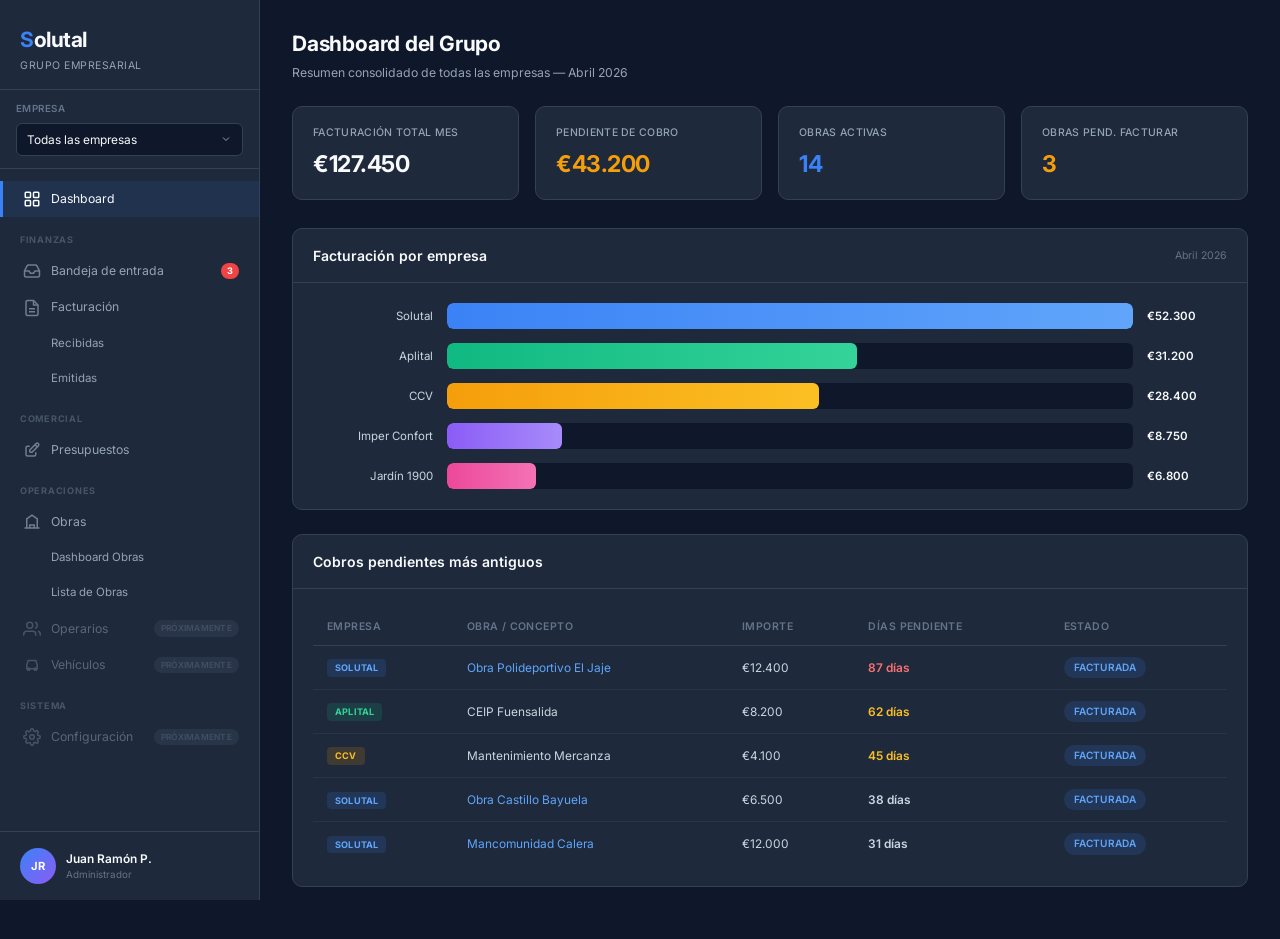
<file: index.html>
<!DOCTYPE html>
<html lang="es">
<head>
  <meta charset="UTF-8">
  <meta name="viewport" content="width=device-width, initial-scale=1.0">
  <title>Solutal ERP - Grupo Empresarial</title>
  <link rel="preconnect" href="https://fonts.googleapis.com">
  <link rel="preconnect" href="https://fonts.gstatic.com" crossorigin>
  <link href="https://fonts.googleapis.com/css2?family=Inter:wght@400;500;600;700;800&display=swap" rel="stylesheet">
  <link rel="stylesheet" href="style.css">
  <link rel="icon" href="data:image/svg+xml,<svg xmlns='http://www.w3.org/2000/svg' viewBox='0 0 32 32'><rect width='32' height='32' rx='6' fill='%233b82f6'/><text x='16' y='22' font-family='sans-serif' font-size='18' font-weight='bold' fill='white' text-anchor='middle'>S</text></svg>">
</head>
<body>

<button class="mobile-toggle" id="mobileToggle">&#9776;</button>
<div class="sidebar-overlay" id="sidebarOverlay"></div>

<div class="app">
  <!-- ===== SIDEBAR ===== -->
  <aside class="sidebar" id="sidebar">
    <div class="sidebar-brand">
      <h1><span>S</span>olutal</h1>
      <div class="subtitle">Grupo Empresarial</div>
    </div>

    <div class="company-selector">
      <label>Empresa</label>
      <select id="companySelect">
        <option value="todas">Todas las empresas</option>
        <option value="solutal">Solutal</option>
        <option value="aplital">Aplital</option>
        <option value="ccv">CCV - Confor Clim&aacute;tico</option>
        <option value="imper">Imper Confort</option>
        <option value="jardin">Jard&iacute;n 1900</option>
      </select>
    </div>

    <nav class="sidebar-nav">
      <div class="nav-item active" data-screen="dashboard">
        <svg class="icon" viewBox="0 0 24 24" fill="none" stroke="currentColor" stroke-width="2"><rect x="3" y="3" width="7" height="7" rx="1"/><rect x="14" y="3" width="7" height="7" rx="1"/><rect x="3" y="14" width="7" height="7" rx="1"/><rect x="14" y="14" width="7" height="7" rx="1"/></svg>
        <span>Dashboard</span>
      </div>

      <div class="nav-section-label">Finanzas</div>
      <div class="nav-item" data-screen="bandeja">
        <svg class="icon" viewBox="0 0 24 24" fill="none" stroke="currentColor" stroke-width="2"><path d="M22 12h-6l-2 3H10l-2-3H2"/><path d="M5.45 5.11L2 12v6a2 2 0 002 2h16a2 2 0 002-2v-6l-3.45-6.89A2 2 0 0016.76 4H7.24a2 2 0 00-1.79 1.11z"/></svg>
        <span>Bandeja de entrada</span>
        <span class="badge-count">3</span>
      </div>
      <div class="nav-item" data-screen="facturacion-recibidas">
        <svg class="icon" viewBox="0 0 24 24" fill="none" stroke="currentColor" stroke-width="2"><path d="M14 2H6a2 2 0 00-2 2v16a2 2 0 002 2h12a2 2 0 002-2V8z"/><polyline points="14 2 14 8 20 8"/><line x1="16" y1="13" x2="8" y2="13"/><line x1="16" y1="17" x2="8" y2="17"/></svg>
        <span>Facturaci&oacute;n</span>
      </div>
      <div class="nav-item nav-sub-item" data-screen="facturacion-recibidas">
        <span>Recibidas</span>
      </div>
      <div class="nav-item nav-sub-item" data-screen="facturacion-emitidas">
        <span>Emitidas</span>
      </div>

      <div class="nav-section-label">Comercial</div>
      <div class="nav-item" data-screen="presupuestos">
        <svg class="icon" viewBox="0 0 24 24" fill="none" stroke="currentColor" stroke-width="2"><path d="M9 7H6a2 2 0 00-2 2v9a2 2 0 002 2h9a2 2 0 002-2v-3"/><path d="M9 15h3l8.5-8.5a2.121 2.121 0 00-3-3L9 12v3"/><line x1="16" y1="5" x2="19" y2="8"/></svg>
        <span>Presupuestos</span>
      </div>

      <div class="nav-section-label">Operaciones</div>
      <div class="nav-item" data-screen="obras-dashboard">
        <svg class="icon" viewBox="0 0 24 24" fill="none" stroke="currentColor" stroke-width="2"><path d="M2 20h20"/><path d="M5 20V8l7-5 7 5v12"/><path d="M9 20v-4h6v4"/></svg>
        <span>Obras</span>
      </div>
      <div class="nav-item nav-sub-item" data-screen="obras-dashboard">
        <span>Dashboard Obras</span>
      </div>
      <div class="nav-item nav-sub-item" data-screen="obras-lista">
        <span>Lista de Obras</span>
      </div>

      <div class="nav-item disabled" data-screen="operarios">
        <svg class="icon" viewBox="0 0 24 24" fill="none" stroke="currentColor" stroke-width="2"><path d="M17 21v-2a4 4 0 00-4-4H5a4 4 0 00-4 4v2"/><circle cx="9" cy="7" r="4"/><path d="M23 21v-2a4 4 0 00-3-3.87"/><path d="M16 3.13a4 4 0 010 7.75"/></svg>
        <span>Operarios</span>
        <span class="badge-soon">Pr&oacute;ximamente</span>
      </div>

      <div class="nav-item disabled" data-screen="vehiculos">
        <svg class="icon" viewBox="0 0 24 24" fill="none" stroke="currentColor" stroke-width="2"><path d="M5 17h14v-5l-2-6H7L5 12v5z"/><circle cx="7.5" cy="17.5" r="1.5"/><circle cx="16.5" cy="17.5" r="1.5"/></svg>
        <span>Veh&iacute;culos</span>
        <span class="badge-soon">Pr&oacute;ximamente</span>
      </div>

      <div class="nav-item disabled" data-screen="amianto" id="navAmianto" style="display:none;">
        <svg class="icon" viewBox="0 0 24 24" fill="none" stroke="currentColor" stroke-width="2"><path d="M12 9v2m0 4h.01"/><path d="M10.29 3.86L1.82 18a2 2 0 001.71 3h16.94a2 2 0 001.71-3L13.71 3.86a2 2 0 00-3.42 0z"/></svg>
        <span>Amianto</span>
        <span class="badge-soon">Pr&oacute;ximamente</span>
      </div>

      <div class="nav-section-label">Sistema</div>
      <div class="nav-item disabled" data-screen="config">
        <svg class="icon" viewBox="0 0 24 24" fill="none" stroke="currentColor" stroke-width="2"><circle cx="12" cy="12" r="3"/><path d="M19.4 15a1.65 1.65 0 00.33 1.82l.06.06a2 2 0 010 2.83 2 2 0 01-2.83 0l-.06-.06a1.65 1.65 0 00-1.82-.33 1.65 1.65 0 00-1 1.51V21a2 2 0 01-4 0v-.09A1.65 1.65 0 009 19.4a1.65 1.65 0 00-1.82.33l-.06.06a2 2 0 01-2.83-2.83l.06-.06A1.65 1.65 0 004.68 15a1.65 1.65 0 00-1.51-1H3a2 2 0 010-4h.09A1.65 1.65 0 004.6 9a1.65 1.65 0 00-.33-1.82l-.06-.06a2 2 0 012.83-2.83l.06.06A1.65 1.65 0 009 4.68a1.65 1.65 0 001-1.51V3a2 2 0 014 0v.09a1.65 1.65 0 001 1.51 1.65 1.65 0 001.82-.33l.06-.06a2 2 0 012.83 2.83l-.06.06A1.65 1.65 0 0019.4 9a1.65 1.65 0 001.51 1H21a2 2 0 010 4h-.09a1.65 1.65 0 00-1.51 1z"/></svg>
        <span>Configuraci&oacute;n</span>
        <span class="badge-soon">Pr&oacute;ximamente</span>
      </div>
    </nav>

    <div class="sidebar-user">
      <div class="user-avatar">JR</div>
      <div class="user-info">
        <div class="name">Juan Ram&oacute;n P.</div>
        <div class="role">Administrador</div>
      </div>
    </div>
  </aside>

  <!-- ===== MAIN CONTENT ===== -->
  <main class="main-content">

    <!-- ========== SCREEN: DASHBOARD GRUPO ========== -->
    <section class="screen active" id="screen-dashboard-grupo">
      <div class="page-header">
        <h2>Dashboard del Grupo</h2>
        <p class="page-desc">Resumen consolidado de todas las empresas &mdash; Abril 2026</p>
      </div>

      <div class="cards-row">
        <div class="card-stat">
          <div class="card-label">Facturaci&oacute;n total mes</div>
          <div class="card-value">&euro;127.450</div>
        </div>
        <div class="card-stat">
          <div class="card-label">Pendiente de cobro</div>
          <div class="card-value warning">&euro;43.200</div>
        </div>
        <div class="card-stat">
          <div class="card-label">Obras activas</div>
          <div class="card-value primary">14</div>
        </div>
        <div class="card-stat">
          <div class="card-label">Obras pend. facturar</div>
          <div class="card-value warning">3</div>
        </div>
      </div>

      <div class="panel">
        <div class="panel-header">
          <h3>Facturaci&oacute;n por empresa</h3>
          <span style="font-size:0.75rem;color:#64748b;">Abril 2026</span>
        </div>
        <div class="panel-body">
          <div class="bar-chart">
            <div class="bar-item">
              <span class="bar-label">Solutal</span>
              <div class="bar-track"><div class="bar-fill solutal" style="width:100%"></div></div>
              <span class="bar-value">&euro;52.300</span>
            </div>
            <div class="bar-item">
              <span class="bar-label">Aplital</span>
              <div class="bar-track"><div class="bar-fill aplital" style="width:59.7%"></div></div>
              <span class="bar-value">&euro;31.200</span>
            </div>
            <div class="bar-item">
              <span class="bar-label">CCV</span>
              <div class="bar-track"><div class="bar-fill ccv" style="width:54.3%"></div></div>
              <span class="bar-value">&euro;28.400</span>
            </div>
            <div class="bar-item">
              <span class="bar-label">Imper Confort</span>
              <div class="bar-track"><div class="bar-fill imper" style="width:16.7%"></div></div>
              <span class="bar-value">&euro;8.750</span>
            </div>
            <div class="bar-item">
              <span class="bar-label">Jard&iacute;n 1900</span>
              <div class="bar-track"><div class="bar-fill jardin" style="width:13%"></div></div>
              <span class="bar-value">&euro;6.800</span>
            </div>
          </div>
        </div>
      </div>

      <div class="panel">
        <div class="panel-header">
          <h3>Cobros pendientes m&aacute;s antiguos</h3>
        </div>
        <div class="panel-body table-wrapper">
          <table>
            <thead>
              <tr>
                <th>Empresa</th>
                <th>Obra / Concepto</th>
                <th>Importe</th>
                <th>D&iacute;as pendiente</th>
                <th>Estado</th>
              </tr>
            </thead>
            <tbody>
              <tr>
                <td><span class="badge badge-empresa badge-solutal">Solutal</span></td>
                <td><span class="obra-link" data-obra="polideportivo">Obra Polideportivo El Jaje</span></td>
                <td>&euro;12.400</td>
                <td style="color:#f87171;font-weight:600;">87 d&iacute;as</td>
                <td><span class="badge badge-blue">Facturada</span></td>
              </tr>
              <tr>
                <td><span class="badge badge-empresa badge-aplital">Aplital</span></td>
                <td>CEIP Fuensalida</td>
                <td>&euro;8.200</td>
                <td style="color:#fbbf24;font-weight:600;">62 d&iacute;as</td>
                <td><span class="badge badge-blue">Facturada</span></td>
              </tr>
              <tr>
                <td><span class="badge badge-empresa badge-ccv">CCV</span></td>
                <td>Mantenimiento Mercanza</td>
                <td>&euro;4.100</td>
                <td style="color:#fbbf24;font-weight:600;">45 d&iacute;as</td>
                <td><span class="badge badge-blue">Facturada</span></td>
              </tr>
              <tr>
                <td><span class="badge badge-empresa badge-solutal">Solutal</span></td>
                <td><span class="obra-link" data-obra="castillo">Obra Castillo Bayuela</span></td>
                <td>&euro;6.500</td>
                <td style="font-weight:600;">38 d&iacute;as</td>
                <td><span class="badge badge-blue">Facturada</span></td>
              </tr>
              <tr>
                <td><span class="badge badge-empresa badge-solutal">Solutal</span></td>
                <td><span class="obra-link" data-obra="mancomunidad">Mancomunidad Calera</span></td>
                <td>&euro;12.000</td>
                <td style="font-weight:600;">31 d&iacute;as</td>
                <td><span class="badge badge-blue">Facturada</span></td>
              </tr>
            </tbody>
          </table>
        </div>
      </div>
    </section>

    <!-- ========== SCREEN: DASHBOARD EMPRESA ========== -->
    <section class="screen" id="screen-dashboard-empresa">
      <div class="page-header">
        <h2>Dashboard &mdash; <span id="empresaDashTitle">Solutal</span></h2>
        <p class="page-desc">Resumen de la empresa seleccionada &mdash; Abril 2026</p>
      </div>

      <div class="cards-row" style="grid-template-columns: repeat(auto-fit, minmax(150px, 1fr));">
        <div class="card-stat">
          <div class="card-label">Facturaci&oacute;n mes</div>
          <div class="card-value" id="empFacturacion">&euro;52.300</div>
        </div>
        <div class="card-stat">
          <div class="card-label">Pendiente cobro</div>
          <div class="card-value warning" id="empPendiente">&euro;31.900</div>
        </div>
        <div class="card-stat">
          <div class="card-label">Obras en proceso</div>
          <div class="card-value primary" id="empObras">8</div>
        </div>
        <div class="card-stat">
          <div class="card-label">Pend. facturar</div>
          <div class="card-value warning" id="empPendFacturar">2</div>
        </div>
        <div class="card-stat">
          <div class="card-label">Operarios activos</div>
          <div class="card-value" id="empOperarios">6</div>
        </div>
        <div class="card-stat">
          <div class="card-label">Veh&iacute;culos asignados</div>
          <div class="card-value" id="empVehiculos">4</div>
        </div>
      </div>

      <div class="two-cols">
        <div class="panel">
          <div class="panel-header"><h3>&Uacute;ltimas facturas</h3></div>
          <div class="panel-body table-wrapper">
            <table class="mini-table">
              <thead>
                <tr><th>Fecha</th><th>N&ordm;</th><th>Cliente/Prov.</th><th>Importe</th><th>Estado</th></tr>
              </thead>
              <tbody>
                <tr><td>12/04/2026</td><td>F-2026-087</td><td>Ayto. Sevilleja</td><td>&euro;8.400</td><td><span class="badge badge-blue">Emitida</span></td></tr>
                <tr><td>08/04/2026</td><td>F-2026-086</td><td>Dorseran S.L.</td><td>&euro;14.200</td><td><span class="badge badge-green">Cobrada</span></td></tr>
                <tr><td>03/04/2026</td><td>R-2026-142</td><td>Saltoki</td><td>&euro;2.340</td><td><span class="badge badge-green">Pagada</span></td></tr>
                <tr><td>01/04/2026</td><td>R-2026-139</td><td>Ebora Aluminio</td><td>&euro;5.800</td><td><span class="badge badge-yellow">Pendiente</span></td></tr>
                <tr><td>28/03/2026</td><td>F-2026-082</td><td>Particular - L&oacute;pez</td><td>&euro;3.100</td><td><span class="badge badge-green">Cobrada</span></td></tr>
              </tbody>
            </table>
          </div>
        </div>
        <div class="panel">
          <div class="panel-header"><h3>Obras activas</h3></div>
          <div class="panel-body table-wrapper">
            <table class="mini-table">
              <thead>
                <tr><th>Obra</th><th>Estado</th><th>Presupuesto</th></tr>
              </thead>
              <tbody>
                <tr><td><span class="obra-link" data-obra="polideportivo">Polideportivo El Jaje</span></td><td><span class="badge badge-blue">En proceso</span></td><td>&euro;28.500</td></tr>
                <tr><td><span class="obra-link" data-obra="dorseran">Dorseran Barajas</span></td><td><span class="badge badge-blue">En proceso</span></td><td>&euro;42.000</td></tr>
                <tr><td><span class="obra-link" data-obra="terraza">Terraza Trinidad 19</span></td><td><span class="badge badge-blue">En proceso</span></td><td>&euro;6.800</td></tr>
                <tr><td>Real de San Vicente</td><td><span class="badge badge-yellow">Pend. facturar</span></td><td>&euro;15.200</td></tr>
                <tr><td><span class="obra-link" data-obra="castillo">Castillo Bayuela</span></td><td><span class="badge badge-purple">Pend. cobro</span></td><td>&euro;9.300</td></tr>
              </tbody>
            </table>
          </div>
        </div>
      </div>
    </section>

    <!-- ========== SCREEN: BANDEJA DE ENTRADA (FACTUBAT) ========== -->
    <section class="screen" id="screen-bandeja">
      <div class="page-header">
        <h2>Bandeja de entrada</h2>
        <button class="btn-primary">+ Subir documento</button>
      </div>

      <div class="cards-row" style="grid-template-columns: repeat(5, 1fr);">
        <div class="card-stat">
          <div class="card-label">En cola</div>
          <div class="card-value warning">2</div>
        </div>
        <div class="card-stat">
          <div class="card-label">Procesando IA</div>
          <div class="card-value primary">1</div>
        </div>
        <div class="card-stat">
          <div class="card-label">Listos para validar</div>
          <div class="card-value success">3</div>
        </div>
        <div class="card-stat">
          <div class="card-label">Validados hoy</div>
          <div class="card-value">7</div>
        </div>
        <div class="card-stat">
          <div class="card-label">Errores</div>
          <div class="card-value danger">1</div>
        </div>
      </div>

      <div class="filter-row">
        <div class="filter-group">
          <label>Empresa</label>
          <select><option>Todas</option><option>Solutal</option><option>Aplital</option><option>CCV</option></select>
        </div>
        <div class="filter-group">
          <label>Estado</label>
          <select><option>Pendientes</option><option>Todos</option><option>Procesando</option><option>Listos</option><option>Validados</option><option>Error</option></select>
        </div>
      </div>

      <div class="bandeja-grid">

        <!-- Doc 0a: En cola -->
        <div class="doc-card queued">
          <div class="doc-card-header">
            <div class="doc-card-filename">Solutal_20260417_ferreteria_duran.pdf</div>
            <div class="doc-card-time">Hace 30 seg</div>
          </div>
          <div class="doc-card-status">
            <span class="status-dot queued"></span>
            <span style="color:#94a3b8;">En cola &mdash; esperando procesamiento</span>
          </div>
          <div class="doc-card-fields">
            <dt>Empresa</dt><dd>Solutal</dd>
            <dt>Origen</dt><dd>Watcher autom&aacute;tico</dd>
          </div>
        </div>

        <!-- Doc 0b: En cola -->
        <div class="doc-card queued">
          <div class="doc-card-header">
            <div class="doc-card-filename">CCV_20260417_escoda_ventilacion.jpg</div>
            <div class="doc-card-time">Hace 45 seg</div>
          </div>
          <div class="doc-card-status">
            <span class="status-dot queued"></span>
            <span style="color:#94a3b8;">En cola &mdash; esperando procesamiento</span>
          </div>
          <div class="doc-card-fields">
            <dt>Empresa</dt><dd>CCV</dd>
            <dt>Origen</dt><dd>Subida manual</dd>
          </div>
        </div>

        <!-- Doc 1: Procesando -->
        <div class="doc-card processing">
          <div class="doc-card-header">
            <div class="doc-card-filename">Solutal_20260417_factura_saltoki.pdf</div>
            <div class="doc-card-time">Hace 2 min</div>
          </div>
          <div class="doc-card-status">
            <span class="status-dot processing"></span>
            <span style="color:#f59e0b;">Procesando con IA...</span>
          </div>
          <div class="doc-card-fields">
            <dt>Empresa</dt><dd>Solutal</dd>
            <dt>Origen</dt><dd>Watcher autom&aacute;tico</dd>
          </div>
        </div>

        <!-- Doc 2: Listo para validar - datos completos -->
        <div class="doc-card ready">
          <div class="doc-card-header">
            <div class="doc-card-filename">Aplital_20260416_ebora_aluminio.pdf</div>
            <div class="doc-card-time">Hace 14 min</div>
          </div>
          <div class="doc-card-status">
            <span class="status-dot ready"></span>
            <span style="color:#10b981;">Listo para validar</span>
          </div>
          <div class="doc-card-fields">
            <dt>Proveedor</dt><dd class="llm-guess">Ebora Aluminio SL</dd>
            <dt>CIF</dt><dd class="llm-guess">B45123456</dd>
            <dt>N&ordm; Factura</dt><dd class="llm-guess">FA-2026/0847</dd>
            <dt>Fecha</dt><dd class="llm-guess">14/04/2026</dd>
            <dt>Base imp.</dt><dd class="llm-guess">&euro;1.240,00</dd>
            <dt>IVA 21%</dt><dd class="llm-guess">&euro;260,40</dd>
            <dt>Total</dt><dd class="llm-guess">&euro;1.500,40</dd>
            <dt>Empresa</dt><dd>Aplital</dd>
          </div>
          <div class="doc-card-actions">
            <button class="btn-validate">Validar</button>
            <button class="btn-edit-data">Corregir datos</button>
            <button class="btn-reject">Rechazar</button>
          </div>
          <div class="doc-card-cost">Coste extracci&oacute;n: 847 tokens &middot; $0.003</div>
        </div>

        <!-- Doc 3: Listo para validar -->
        <div class="doc-card ready">
          <div class="doc-card-header">
            <div class="doc-card-filename">Solutal_20260416_danosa_material.pdf</div>
            <div class="doc-card-time">Hace 22 min</div>
          </div>
          <div class="doc-card-status">
            <span class="status-dot ready"></span>
            <span style="color:#10b981;">Listo para validar</span>
          </div>
          <div class="doc-card-fields">
            <dt>Proveedor</dt><dd class="llm-guess">Danosa SA</dd>
            <dt>CIF</dt><dd class="llm-guess">A19034567</dd>
            <dt>N&ordm; Factura</dt><dd class="llm-guess">V26-003421</dd>
            <dt>Fecha</dt><dd class="llm-guess">12/04/2026</dd>
            <dt>Base imp.</dt><dd class="llm-guess">&euro;3.680,00</dd>
            <dt>IVA 21%</dt><dd class="llm-guess">&euro;772,80</dd>
            <dt>Total</dt><dd class="llm-guess">&euro;4.452,80</dd>
            <dt>Empresa</dt><dd>Solutal</dd>
          </div>
          <div class="doc-card-actions">
            <button class="btn-validate">Validar</button>
            <button class="btn-edit-data">Corregir datos</button>
            <button class="btn-reject">Rechazar</button>
          </div>
          <div class="doc-card-cost">Coste extracci&oacute;n: 1.102 tokens &middot; $0.004</div>
        </div>

        <!-- Doc 4: Listo para validar -->
        <div class="doc-card ready">
          <div class="doc-card-header">
            <div class="doc-card-filename">CCV_20260415_pecomark_repuestos.jpg</div>
            <div class="doc-card-time">Hace 1h</div>
          </div>
          <div class="doc-card-status">
            <span class="status-dot ready"></span>
            <span style="color:#10b981;">Listo para validar</span>
          </div>
          <div class="doc-card-fields">
            <dt>Proveedor</dt><dd class="llm-guess">Pecomark SA</dd>
            <dt>CIF</dt><dd class="llm-guess">A28456789</dd>
            <dt>N&ordm; Factura</dt><dd class="llm-guess">PCM-60234</dd>
            <dt>Fecha</dt><dd class="llm-guess">15/04/2026</dd>
            <dt>Base imp.</dt><dd class="llm-guess">&euro;890,00</dd>
            <dt>IVA 21%</dt><dd class="llm-guess">&euro;186,90</dd>
            <dt>Total</dt><dd class="llm-guess">&euro;1.076,90</dd>
            <dt>Empresa</dt><dd>CCV</dd>
          </div>
          <div class="doc-card-actions">
            <button class="btn-validate">Validar</button>
            <button class="btn-edit-data">Corregir datos</button>
            <button class="btn-reject">Rechazar</button>
          </div>
          <div class="doc-card-cost">Coste extracci&oacute;n: 634 tokens &middot; $0.002</div>
        </div>

        <!-- Doc 5: Error -->
        <div class="doc-card error">
          <div class="doc-card-header">
            <div class="doc-card-filename">scan_20260415_borroso.jpg</div>
            <div class="doc-card-time">Hace 3h</div>
          </div>
          <div class="doc-card-status">
            <span class="status-dot error"></span>
            <span style="color:#ef4444;">Error de extracci&oacute;n</span>
          </div>
          <div class="doc-card-fields">
            <dt>Motivo</dt><dd style="color:#ef4444;">Imagen ilegible &mdash; resoluci&oacute;n insuficiente</dd>
            <dt>Empresa</dt><dd>Solutal</dd>
            <dt>Origen</dt><dd>Subida manual</dd>
          </div>
          <div class="doc-card-actions">
            <button class="btn-edit-data">Reintentar</button>
            <button class="btn-reject">Descartar</button>
          </div>
        </div>

        <!-- Doc 6: Ya validado (atenuado) -->
        <div class="doc-card validated">
          <div class="doc-card-header">
            <div class="doc-card-filename">Solutal_20260415_la_pintureria.pdf</div>
            <div class="doc-card-time">Hace 4h</div>
          </div>
          <div class="doc-card-status">
            <span class="status-dot validated"></span>
            <span style="color:#3b82f6;">Validado</span>
          </div>
          <div class="doc-card-fields">
            <dt>Proveedor</dt><dd>La Pinturer&iacute;a SL</dd>
            <dt>N&ordm; Factura</dt><dd>LP-2026/312</dd>
            <dt>Total</dt><dd>&euro;467,50</dd>
            <dt>Validado por</dt><dd>Juan Ram&oacute;n P.</dd>
          </div>
        </div>

      </div>
    </section>

    <!-- ========== SCREEN: DETALLE DOCUMENTO (FACTUBAT) ========== -->
    <section class="screen" id="screen-doc-detalle">
      <div class="page-header">
        <div style="display:flex;align-items:center;gap:12px;">
          <button class="btn-back" id="btnBackBandeja">&larr;</button>
          <h2>Validaci&oacute;n de documento</h2>
          <span class="badge badge-green" id="docDetalleStatus">Listo para validar</span>
        </div>
        <div style="display:flex;gap:8px;">
          <button class="btn-validate" style="padding:8px 20px;font-size:0.85rem;">Validar y archivar</button>
          <button class="btn-reject" style="padding:8px 20px;font-size:0.85rem;">Rechazar</button>
        </div>
      </div>

      <div class="doc-detail-layout">
        <!-- IZQUIERDA: Visor del documento -->
        <div class="doc-viewer">
          <div class="doc-viewer-header">
            <span class="doc-viewer-filename" id="docViewerFilename">Aplital_20260416_ebora_aluminio.pdf</span>
            <div style="display:flex;gap:8px;">
              <button class="btn-action">Zoom +</button>
              <button class="btn-action">Zoom -</button>
              <button class="btn-action">Descargar</button>
            </div>
          </div>
          <div class="doc-viewer-content">
            <div class="fake-pdf">
              <div class="fake-pdf-header">
                <div class="fake-pdf-logo">EBORA ALUMINIO SL</div>
                <div class="fake-pdf-empresa-data">
                  CIF: B45123456<br>
                  Pol. Ind. Sta. Mar&iacute;a de Benquerencia<br>
                  C/ Carpinteros, nave 12<br>
                  45007 Toledo
                </div>
              </div>

              <div class="fake-pdf-titulo">FACTURA</div>

              <div class="fake-pdf-meta">
                <div class="fake-pdf-meta-col">
                  <strong>N&ordm; Factura:</strong> FA-2026/0847<br>
                  <strong>Fecha:</strong> 14/04/2026<br>
                  <strong>Vencimiento:</strong> 14/05/2026
                </div>
                <div class="fake-pdf-meta-col">
                  <strong>Cliente:</strong><br>
                  Aplital SL<br>
                  CIF: B45987654<br>
                  Av. de Portugal, s/n<br>
                  45600 Talavera de la Reina
                </div>
              </div>

              <table class="fake-pdf-table">
                <thead>
                  <tr>
                    <th style="text-align:left;">Descripci&oacute;n</th>
                    <th>Uds.</th>
                    <th>Precio</th>
                    <th>Importe</th>
                  </tr>
                </thead>
                <tbody>
                  <tr>
                    <td style="text-align:left;">Perfil aluminio lacado RAL 7016 &mdash; 6m</td>
                    <td>24</td>
                    <td>18,50 &euro;</td>
                    <td>444,00 &euro;</td>
                  </tr>
                  <tr>
                    <td style="text-align:left;">Torniller&iacute;a inox A2 M6x30 (caja 200)</td>
                    <td>3</td>
                    <td>42,00 &euro;</td>
                    <td>126,00 &euro;</td>
                  </tr>
                  <tr>
                    <td style="text-align:left;">Sellante Sikaflex 11FC gris (600ml)</td>
                    <td>12</td>
                    <td>8,50 &euro;</td>
                    <td>102,00 &euro;</td>
                  </tr>
                  <tr>
                    <td style="text-align:left;">Escuadra reforzada 90&ordm; aluminio</td>
                    <td>48</td>
                    <td>3,75 &euro;</td>
                    <td>180,00 &euro;</td>
                  </tr>
                  <tr>
                    <td style="text-align:left;">Transporte a obra</td>
                    <td>1</td>
                    <td>388,00 &euro;</td>
                    <td>388,00 &euro;</td>
                  </tr>
                </tbody>
              </table>

              <div class="fake-pdf-totals">
                <div class="fake-pdf-total-row">
                  <span>Base imponible</span>
                  <span>1.240,00 &euro;</span>
                </div>
                <div class="fake-pdf-total-row">
                  <span>IVA 21%</span>
                  <span>260,40 &euro;</span>
                </div>
                <div class="fake-pdf-total-row total">
                  <span>TOTAL</span>
                  <span>1.500,40 &euro;</span>
                </div>
              </div>

              <div class="fake-pdf-footer">
                <div>Forma de pago: Transferencia bancaria</div>
                <div>IBAN: ES12 0182 3456 7890 1234 5678</div>
                <div style="margin-top:8px;font-size:0.7rem;color:#64748b;">Inscrita en el Reg. Mercantil de Toledo, Tomo 1234, Folio 56, Hoja TO-7890</div>
              </div>
            </div>
          </div>
        </div>

        <!-- DERECHA: Datos extraídos -->
        <div class="doc-extracted">
          <h3>Datos extra&iacute;dos por IA</h3>
          <div class="doc-extracted-info">
            <span class="badge badge-yellow" style="font-size:0.7rem;">847 tokens &middot; $0.003 &middot; 1.2s</span>
          </div>

          <div class="doc-form">
            <div class="form-section-title">Datos del proveedor</div>
            <div class="form-group">
              <label>Proveedor</label>
              <input type="text" value="Ebora Aluminio SL" class="llm-field">
            </div>
            <div class="form-group">
              <label>CIF / NIF</label>
              <input type="text" value="B45123456" class="llm-field">
            </div>

            <div class="form-separator"></div>
            <div class="form-section-title">Datos de la factura</div>
            <div class="form-group">
              <label>N&ordm; Factura</label>
              <input type="text" value="FA-2026/0847" class="llm-field">
            </div>
            <div class="form-group">
              <label>Fecha factura</label>
              <input type="text" value="14/04/2026" class="llm-field">
            </div>

            <div class="form-separator"></div>
            <div class="form-section-title">L&iacute;neas de producto</div>
            <div class="lines-table">
              <table>
                <thead>
                  <tr><th style="text-align:left;">Descripci&oacute;n</th><th>Uds.</th><th>P. Unit.</th><th>Total</th></tr>
                </thead>
                <tbody>
                  <tr class="llm-row"><td style="text-align:left;">Perfil aluminio lacado RAL 7016 &mdash; 6m</td><td>24</td><td>18,50</td><td>444,00</td></tr>
                  <tr class="llm-row"><td style="text-align:left;">Torniller&iacute;a inox A2 M6x30 (caja 200)</td><td>3</td><td>42,00</td><td>126,00</td></tr>
                  <tr class="llm-row"><td style="text-align:left;">Sellante Sikaflex 11FC gris (600ml)</td><td>12</td><td>8,50</td><td>102,00</td></tr>
                  <tr class="llm-row"><td style="text-align:left;">Escuadra reforzada 90&ordm; aluminio</td><td>48</td><td>3,75</td><td>180,00</td></tr>
                  <tr class="llm-row"><td style="text-align:left;">Transporte a obra</td><td>1</td><td>388,00</td><td>388,00</td></tr>
                </tbody>
              </table>
            </div>

            <div class="form-separator"></div>
            <div class="form-section-title">Desglose IVA</div>
            <div class="lines-table">
              <table>
                <thead>
                  <tr><th>Base imponible</th><th>Tipo IVA</th><th>Cuota IVA</th></tr>
                </thead>
                <tbody>
                  <tr class="llm-row"><td>1.240,00 &euro;</td><td>21%</td><td>260,40 &euro;</td></tr>
                </tbody>
              </table>
            </div>

            <div class="form-row" style="margin-top:12px;">
              <div class="form-group">
                <label>Base imponible</label>
                <input type="text" value="1.240,00 &euro;" class="llm-field">
              </div>
              <div class="form-group">
                <label>Total factura</label>
                <input type="text" value="1.500,40 &euro;" class="llm-field total-field">
              </div>
            </div>

            <div class="form-separator"></div>
            <div class="form-section-title">Refs. albaranes detectados</div>
            <div class="delivery-notes">
              <span class="delivery-note-tag">ALB-2026/1204</span>
              <span class="delivery-note-tag">ALB-2026/1198</span>
            </div>

            <div class="form-separator"></div>
            <div class="form-section-title">Asignaci&oacute;n (manual)</div>
            <div class="form-group">
              <label>Empresa del grupo</label>
              <select class="manual-field">
                <option>Aplital</option>
                <option>Solutal</option>
                <option>CCV</option>
                <option>Imper Confort</option>
                <option>Jard&iacute;n 1900</option>
              </select>
            </div>
            <div class="form-group">
              <label>Proyecto / Obra</label>
              <select class="manual-field">
                <option>Sin asignar</option>
                <option>CEIP Fuensalida</option>
                <option>Polideportivo El Jaje</option>
                <option>Dorseran Barajas</option>
                <option>Instituto San Isidro</option>
                <option>Terraza Trinidad 19</option>
                <option>Castillo Bayuela</option>
              </select>
            </div>
            <div class="form-group">
              <label>Cuenta contable</label>
              <input type="text" value="" placeholder="Ej: 6210001" class="manual-field">
            </div>
            <div class="form-group">
              <label>Notas</label>
              <textarea class="manual-field" rows="2" placeholder="Observaciones..."></textarea>
            </div>
          </div>
        </div>
      </div>
    </section>

    <!-- ========== SCREEN: FACTURACION RECIBIDAS ========== -->
    <section class="screen" id="screen-facturacion-recibidas">
      <div class="page-header">
        <h2>Facturaci&oacute;n</h2>
        <p class="page-desc">Gesti&oacute;n de facturas recibidas y emitidas</p>
      </div>

      <div class="tabs">
        <button class="tab-btn active" data-tab="recibidas">Recibidas</button>
        <button class="tab-btn" data-tab="emitidas">Emitidas</button>
      </div>

      <div class="filter-row">
        <div class="filter-group">
          <label>Empresa</label>
          <select><option>Todas</option><option>Solutal</option><option>Aplital</option><option>CCV</option><option>Imper Confort</option><option>Jard&iacute;n 1900</option></select>
        </div>
        <div class="filter-group">
          <label>Desde</label>
          <input type="date" value="2026-04-01">
        </div>
        <div class="filter-group">
          <label>Hasta</label>
          <input type="date" value="2026-04-17">
        </div>
        <div class="filter-group">
          <label>Estado</label>
          <select><option>Todos</option><option>Pendiente</option><option>Validada</option><option>Pagada</option><option>Rechazada</option></select>
        </div>
        <div class="filter-group">
          <label>Proveedor</label>
          <input type="text" placeholder="Buscar proveedor...">
        </div>
        <button class="btn-filter">Filtrar</button>
      </div>

      <div class="panel">
        <div class="panel-body table-wrapper">
          <table>
            <thead>
              <tr>
                <th>Fecha</th>
                <th>N&ordm; Factura</th>
                <th>Proveedor</th>
                <th>Empresa</th>
                <th>Importe</th>
                <th>Estado</th>
                <th>Acciones</th>
              </tr>
            </thead>
            <tbody>
              <tr>
                <td>15/04/2026</td>
                <td>R-2026-158</td>
                <td>Ebora Aluminio S.L.</td>
                <td><span class="badge badge-empresa badge-solutal">Solutal</span></td>
                <td>&euro;4.350</td>
                <td><span class="badge badge-yellow">Pendiente</span></td>
                <td><button class="btn-action">Ver</button></td>
              </tr>
              <tr>
                <td>14/04/2026</td>
                <td>R-2026-157</td>
                <td>La Pintur&iacute;a S.L.</td>
                <td><span class="badge badge-empresa badge-aplital">Aplital</span></td>
                <td>&euro;1.280</td>
                <td><span class="badge badge-green">Validada</span></td>
                <td><button class="btn-action">Ver</button></td>
              </tr>
              <tr>
                <td>12/04/2026</td>
                <td>R-2026-155</td>
                <td>Saltoki Distribuci&oacute;n</td>
                <td><span class="badge badge-empresa badge-solutal">Solutal</span></td>
                <td>&euro;2.890</td>
                <td><span class="badge badge-green">Pagada</span></td>
                <td><button class="btn-action">Ver</button></td>
              </tr>
              <tr>
                <td>10/04/2026</td>
                <td>R-2026-153</td>
                <td>Pecomark S.A.</td>
                <td><span class="badge badge-empresa badge-ccv">CCV</span></td>
                <td>&euro;6.720</td>
                <td><span class="badge badge-yellow">Pendiente</span></td>
                <td><button class="btn-action">Ver</button></td>
              </tr>
              <tr>
                <td>08/04/2026</td>
                <td>R-2026-150</td>
                <td>Danosa Impermeabilizaci&oacute;n</td>
                <td><span class="badge badge-empresa badge-imper">Imper</span></td>
                <td>&euro;3.450</td>
                <td><span class="badge badge-green">Pagada</span></td>
                <td><button class="btn-action">Ver</button></td>
              </tr>
              <tr>
                <td>05/04/2026</td>
                <td>R-2026-148</td>
                <td>Ferreter&iacute;a Industrial Toledo</td>
                <td><span class="badge badge-empresa badge-solutal">Solutal</span></td>
                <td>&euro;890</td>
                <td><span class="badge badge-green">Pagada</span></td>
                <td><button class="btn-action">Ver</button></td>
              </tr>
              <tr>
                <td>03/04/2026</td>
                <td>R-2026-146</td>
                <td>Aluminios del Tajo</td>
                <td><span class="badge badge-empresa badge-aplital">Aplital</span></td>
                <td>&euro;7.200</td>
                <td><span class="badge badge-green">Validada</span></td>
                <td><button class="btn-action">Ver</button></td>
              </tr>
              <tr>
                <td>02/04/2026</td>
                <td>R-2026-144</td>
                <td>Grupo Electr&oacute;geno Castilla</td>
                <td><span class="badge badge-empresa badge-solutal">Solutal</span></td>
                <td>&euro;1.560</td>
                <td><span class="badge badge-red">Rechazada</span></td>
                <td><button class="btn-action">Ver</button></td>
              </tr>
              <tr>
                <td>01/04/2026</td>
                <td>R-2026-142</td>
                <td>Transportes Mancha S.L.</td>
                <td><span class="badge badge-empresa badge-solutal">Solutal</span></td>
                <td>&euro;980</td>
                <td><span class="badge badge-green">Pagada</span></td>
                <td><button class="btn-action">Ver</button></td>
              </tr>
              <tr>
                <td>28/03/2026</td>
                <td>R-2026-139</td>
                <td>Prefabricados Hontanares</td>
                <td><span class="badge badge-empresa badge-jardin">Jard&iacute;n</span></td>
                <td>&euro;2.150</td>
                <td><span class="badge badge-yellow">Pendiente</span></td>
                <td><button class="btn-action">Ver</button></td>
              </tr>
            </tbody>
          </table>
        </div>
      </div>
    </section>

    <!-- ========== SCREEN: FACTURACION EMITIDAS ========== -->
    <section class="screen" id="screen-facturacion-emitidas">
      <div class="page-header">
        <h2>Facturaci&oacute;n</h2>
        <p class="page-desc">Gesti&oacute;n de facturas recibidas y emitidas</p>
      </div>

      <div class="tabs">
        <button class="tab-btn" data-tab="recibidas">Recibidas</button>
        <button class="tab-btn active" data-tab="emitidas">Emitidas</button>
      </div>

      <div class="filter-row">
        <div class="filter-group">
          <label>Empresa</label>
          <select><option>Todas</option><option>Solutal</option><option>Aplital</option><option>CCV</option><option>Imper Confort</option><option>Jard&iacute;n 1900</option></select>
        </div>
        <div class="filter-group">
          <label>Desde</label>
          <input type="date" value="2026-04-01">
        </div>
        <div class="filter-group">
          <label>Hasta</label>
          <input type="date" value="2026-04-17">
        </div>
        <div class="filter-group">
          <label>Estado cobro</label>
          <select><option>Todos</option><option>Emitida</option><option>Enviada</option><option>Cobrada</option><option>Cobro parcial</option><option>Pendiente firma</option></select>
        </div>
        <div class="filter-group">
          <label>Cliente</label>
          <input type="text" placeholder="Buscar cliente...">
        </div>
        <button class="btn-filter">Filtrar</button>
      </div>

      <div class="panel">
        <div class="panel-body table-wrapper">
          <table>
            <thead>
              <tr>
                <th>Fecha</th>
                <th>N&ordm; Factura</th>
                <th>Cliente</th>
                <th>Tipo cliente</th>
                <th>Empresa</th>
                <th>Importe</th>
                <th>Estado cobro</th>
                <th>Acciones</th>
              </tr>
            </thead>
            <tbody>
              <tr>
                <td>15/04/2026</td>
                <td>F-2026-091</td>
                <td>Ayuntamiento de Sevilleja</td>
                <td><span class="badge badge-cyan">P&uacute;blica</span></td>
                <td><span class="badge badge-empresa badge-solutal">Solutal</span></td>
                <td>&euro;12.400</td>
                <td><span class="badge badge-yellow">Pendiente firma</span></td>
                <td><button class="btn-action">Ver</button></td>
              </tr>
              <tr>
                <td>12/04/2026</td>
                <td>F-2026-090</td>
                <td>Dorseran S.L.</td>
                <td><span class="badge badge-blue">Empresa</span></td>
                <td><span class="badge badge-empresa badge-solutal">Solutal</span></td>
                <td>&euro;14.200</td>
                <td><span class="badge badge-green">Cobrada</span></td>
                <td><button class="btn-action">Ver</button></td>
              </tr>
              <tr>
                <td>10/04/2026</td>
                <td>F-2026-089</td>
                <td>Comunidad Prop. Trinidad 19</td>
                <td><span class="badge badge-gray">Comunidad</span></td>
                <td><span class="badge badge-empresa badge-solutal">Solutal</span></td>
                <td>&euro;3.400</td>
                <td><span class="badge badge-orange">Cobro parcial</span></td>
                <td><button class="btn-action">Ver</button></td>
              </tr>
              <tr>
                <td>08/04/2026</td>
                <td>F-2026-088</td>
                <td>Mancomunidad Calera y Chozas</td>
                <td><span class="badge badge-cyan">P&uacute;blica</span></td>
                <td><span class="badge badge-empresa badge-solutal">Solutal</span></td>
                <td>&euro;12.000</td>
                <td><span class="badge badge-blue">Emitida</span></td>
                <td><button class="btn-action">Ver</button></td>
              </tr>
              <tr>
                <td>05/04/2026</td>
                <td>F-2026-087</td>
                <td>Garc&iacute;a L&oacute;pez, Mar&iacute;a</td>
                <td><span class="badge badge-gray">Particular</span></td>
                <td><span class="badge badge-empresa badge-solutal">Solutal</span></td>
                <td>&euro;3.100</td>
                <td><span class="badge badge-green">Cobrada</span></td>
                <td><button class="btn-action">Ver</button></td>
              </tr>
              <tr>
                <td>03/04/2026</td>
                <td>FA-2026-034</td>
                <td>CEIP Fuensalida</td>
                <td><span class="badge badge-cyan">P&uacute;blica</span></td>
                <td><span class="badge badge-empresa badge-aplital">Aplital</span></td>
                <td>&euro;8.200</td>
                <td><span class="badge badge-blue">Enviada</span></td>
                <td><button class="btn-action">Ver</button></td>
              </tr>
              <tr>
                <td>02/04/2026</td>
                <td>FC-2026-018</td>
                <td>Mercanza S.A.</td>
                <td><span class="badge badge-blue">Empresa</span></td>
                <td><span class="badge badge-empresa badge-ccv">CCV</span></td>
                <td>&euro;4.100</td>
                <td><span class="badge badge-blue">Emitida</span></td>
                <td><button class="btn-action">Ver</button></td>
              </tr>
              <tr>
                <td>01/04/2026</td>
                <td>FI-2026-011</td>
                <td>Rodr&iacute;guez Fern&aacute;ndez, Antonio</td>
                <td><span class="badge badge-gray">Particular</span></td>
                <td><span class="badge badge-empresa badge-imper">Imper</span></td>
                <td>&euro;2.850</td>
                <td><span class="badge badge-green">Cobrada</span></td>
                <td><button class="btn-action">Ver</button></td>
              </tr>
              <tr>
                <td>28/03/2026</td>
                <td>FJ-2026-008</td>
                <td>Ayuntamiento de Talavera</td>
                <td><span class="badge badge-cyan">P&uacute;blica</span></td>
                <td><span class="badge badge-empresa badge-jardin">Jard&iacute;n</span></td>
                <td>&euro;6.800</td>
                <td><span class="badge badge-yellow">Pendiente firma</span></td>
                <td><button class="btn-action">Ver</button></td>
              </tr>
              <tr>
                <td>25/03/2026</td>
                <td>F-2026-084</td>
                <td>ADIF - Alta Velocidad</td>
                <td><span class="badge badge-cyan">P&uacute;blica</span></td>
                <td><span class="badge badge-empresa badge-solutal">Solutal</span></td>
                <td>&euro;18.500</td>
                <td><span class="badge badge-orange">Cobro parcial</span></td>
                <td><button class="btn-action">Ver</button></td>
              </tr>
            </tbody>
          </table>
        </div>
      </div>
    </section>

    <!-- ========== SCREEN: PRESUPUESTOS ========== -->
    <section class="screen" id="screen-presupuestos">
      <div class="page-header">
        <h2>Presupuestos</h2>
        <button class="btn-primary">+ Nuevo presupuesto</button>
      </div>

      <div class="cards-row" style="grid-template-columns: repeat(5, 1fr);">
        <div class="card-stat">
          <div class="card-label">Total este a&ntilde;o</div>
          <div class="card-value primary">24</div>
        </div>
        <div class="card-stat">
          <div class="card-label">Pend. respuesta</div>
          <div class="card-value warning">5</div>
        </div>
        <div class="card-stat">
          <div class="card-label">Aceptados</div>
          <div class="card-value success">14</div>
        </div>
        <div class="card-stat">
          <div class="card-label">Rechazados</div>
          <div class="card-value danger">3</div>
        </div>
        <div class="card-stat">
          <div class="card-label">Tasa conversi&oacute;n</div>
          <div class="card-value success">58%</div>
        </div>
      </div>

      <div class="filter-row">
        <div class="filter-group">
          <label>Empresa</label>
          <select><option>Todas las empresas</option><option>Solutal</option><option>Aplital</option><option>CCV</option></select>
        </div>
        <div class="filter-group">
          <label>Estado</label>
          <select><option>Todos los estados</option><option>Borrador</option><option>Enviado</option><option>Aceptado</option><option>Rechazado</option><option>Convertido en obra</option></select>
        </div>
        <div class="filter-group">
          <label>A&ntilde;o</label>
          <select><option>2026</option><option>2025</option><option>2024</option></select>
        </div>
        <div class="filter-group">
          <label>Buscar</label>
          <input type="text" placeholder="Cliente u obra...">
        </div>
      </div>

      <div class="table-container">
        <table>
          <thead>
            <tr>
              <th>N&ordm;</th>
              <th>Fecha</th>
              <th>Cliente</th>
              <th>Concepto</th>
              <th>Empresa</th>
              <th>Importe</th>
              <th>Estado</th>
              <th>Acciones</th>
            </tr>
          </thead>
          <tbody>
            <tr>
              <td>P-2026-024</td>
              <td>12/04/2026</td>
              <td>Mohamed</td>
              <td>Reforma integral vivienda Fuenlabrada</td>
              <td><span class="badge badge-empresa badge-solutal">Solutal</span></td>
              <td>&euro;18.200</td>
              <td><span class="badge badge-yellow">Enviado</span></td>
              <td><button class="btn-action">Ver</button></td>
            </tr>
            <tr>
              <td>P-2026-023</td>
              <td>08/04/2026</td>
              <td>Ayto. Castillo de Bayuela</td>
              <td>Desamiantado cubierta centro cultural</td>
              <td><span class="badge badge-empresa badge-solutal">Solutal</span></td>
              <td>&euro;14.600</td>
              <td><span class="badge badge-yellow">Enviado</span></td>
              <td><button class="btn-action">Ver</button></td>
            </tr>
            <tr>
              <td>P-2026-022</td>
              <td>02/04/2026</td>
              <td>Calle Progreso 58, Belvis</td>
              <td>Reforma fachada y cubierta</td>
              <td><span class="badge badge-empresa badge-solutal">Solutal</span></td>
              <td>&euro;9.400</td>
              <td><span class="badge badge-yellow">Enviado</span></td>
              <td><button class="btn-action">Ver</button></td>
            </tr>
            <tr>
              <td>P-2026-021</td>
              <td>28/03/2026</td>
              <td>Eduardo</td>
              <td>Cubierta nave industrial Fuenlabrada</td>
              <td><span class="badge badge-empresa badge-aplital">Aplital</span></td>
              <td>&euro;22.800</td>
              <td><span class="badge badge-yellow">Enviado</span></td>
              <td><button class="btn-action">Ver</button></td>
            </tr>
            <tr>
              <td>P-2026-020</td>
              <td>25/03/2026</td>
              <td>Ronda de Ca&ntilde;illo</td>
              <td>Sustituci&oacute;n tuber&iacute;as</td>
              <td><span class="badge badge-empresa badge-solutal">Solutal</span></td>
              <td>&euro;6.100</td>
              <td><span class="badge badge-yellow">Enviado</span></td>
              <td><button class="btn-action">Ver</button></td>
            </tr>
            <tr>
              <td>P-2026-019</td>
              <td>18/03/2026</td>
              <td>Elisa Isabel Paniagua</td>
              <td>Desamiantado vivienda Gamonal</td>
              <td><span class="badge badge-empresa badge-solutal">Solutal</span></td>
              <td>&euro;4.800</td>
              <td><span class="badge badge-green">Aceptado</span></td>
              <td><button class="btn-action">Ver</button></td>
            </tr>
            <tr>
              <td>P-2026-018</td>
              <td>12/03/2026</td>
              <td>Los Prados de Castillo Bayuela</td>
              <td>Cubierta y cerrajer&iacute;a</td>
              <td><span class="badge badge-empresa badge-solutal">Solutal</span></td>
              <td>&euro;31.500</td>
              <td><span class="badge badge-green">Aceptado</span></td>
              <td><button class="btn-action">Ver</button></td>
            </tr>
            <tr>
              <td>P-2026-017</td>
              <td>05/03/2026</td>
              <td>Obra Progreso</td>
              <td>Desamiantado y nueva cubierta</td>
              <td><span class="badge badge-empresa badge-solutal">Solutal</span></td>
              <td>&euro;8.900</td>
              <td><span class="badge badge-green">Aceptado &rarr; Obra</span></td>
              <td><button class="btn-action">Ver obra</button></td>
            </tr>
            <tr>
              <td>P-2026-016</td>
              <td>26/02/2026</td>
              <td>Obra Valtorre</td>
              <td>Desamiantado cubierta</td>
              <td><span class="badge badge-empresa badge-solutal">Solutal</span></td>
              <td>&euro;5.200</td>
              <td><span class="badge badge-green">Aceptado &rarr; Obra</span></td>
              <td><button class="btn-action">Ver obra</button></td>
            </tr>
            <tr>
              <td>P-2026-015</td>
              <td>20/02/2026</td>
              <td>Manuel Casares</td>
              <td>Impermeabilizaci&oacute;n cubierta</td>
              <td><span class="badge badge-empresa badge-aplital">Aplital</span></td>
              <td>&euro;7.300</td>
              <td><span class="badge badge-red">Rechazado</span></td>
              <td><button class="btn-action">Ver</button></td>
            </tr>
            <tr>
              <td>P-2026-014</td>
              <td>15/02/2026</td>
              <td>Megafactory</td>
              <td>Mantenimiento climatizaci&oacute;n 2026</td>
              <td><span class="badge badge-empresa badge-ccv">CCV</span></td>
              <td>&euro;12.400</td>
              <td><span class="badge badge-green">Aceptado &rarr; Obra</span></td>
              <td><button class="btn-action">Ver obra</button></td>
            </tr>
            <tr>
              <td>P-2026-013</td>
              <td>08/02/2026</td>
              <td>Artectum</td>
              <td>Desamiantado Plaza Espa&ntilde;a</td>
              <td><span class="badge badge-empresa badge-solutal">Solutal</span></td>
              <td>&euro;19.700</td>
              <td><span class="badge badge-muted">Anulado</span></td>
              <td><button class="btn-action">Ver</button></td>
            </tr>
          </tbody>
        </table>
      </div>
    </section>

    <!-- ========== SCREEN: OBRAS DASHBOARD ========== -->
    <section class="screen" id="screen-obras-dashboard">
      <div class="page-header">
        <h2>Dashboard de Obras</h2>
        <p class="page-desc">Visi&oacute;n r&aacute;pida del estado de todas las obras</p>
      </div>

      <div class="cards-row">
        <div class="card-stat">
          <div class="card-label">En proceso</div>
          <div class="card-value primary">8</div>
        </div>
        <div class="card-stat">
          <div class="card-label">Finalizadas (mes)</div>
          <div class="card-value success">3</div>
        </div>
        <div class="card-stat">
          <div class="card-label">Pend. facturar</div>
          <div class="card-value warning">2</div>
        </div>
        <div class="card-stat">
          <div class="card-label">Pend. cobro</div>
          <div class="card-value warning">4</div>
        </div>
      </div>

      <div class="panel">
        <div class="panel-header"><h3>Pipeline de obras</h3></div>
        <div class="panel-body">
          <div class="kanban">
            <!-- Presupuesto -->
            <div class="kanban-col presupuesto">
              <div class="kanban-col-header">Presupuesto <span class="count">2</span></div>
              <div class="kanban-cards">
                <div class="kanban-card">
                  <div class="kc-name">Calle Progreso 58</div>
                  <div class="kc-meta">
                    <span class="badge badge-empresa badge-solutal">Solutal</span>
                    <span class="kc-amount">&euro;18.000</span>
                  </div>
                  <div class="kc-meta" style="margin-top:4px;"><span>12 d&iacute;as</span></div>
                </div>
                <div class="kanban-card">
                  <div class="kc-name">Mohamed - Fuenlabrada</div>
                  <div class="kc-meta">
                    <span class="badge badge-empresa badge-imper">Imper</span>
                    <span class="kc-amount">&euro;5.400</span>
                  </div>
                  <div class="kc-meta" style="margin-top:4px;"><span>5 d&iacute;as</span></div>
                </div>
              </div>
            </div>
            <!-- En proceso -->
            <div class="kanban-col en-proceso">
              <div class="kanban-col-header">En proceso <span class="count">4</span></div>
              <div class="kanban-cards">
                <div class="kanban-card" data-obra="polideportivo">
                  <div class="kc-name obra-link" data-obra="polideportivo">Polideportivo El Jaje</div>
                  <div class="kc-meta">
                    <span class="badge badge-empresa badge-solutal">Solutal</span>
                    <span class="kc-amount">&euro;28.500</span>
                  </div>
                  <div class="kc-meta" style="margin-top:4px;"><span>92 d&iacute;as</span></div>
                </div>
                <div class="kanban-card">
                  <div class="kc-name obra-link" data-obra="dorseran">Dorseran Barajas</div>
                  <div class="kc-meta">
                    <span class="badge badge-empresa badge-solutal">Solutal</span>
                    <span class="kc-amount">&euro;42.000</span>
                  </div>
                  <div class="kc-meta" style="margin-top:4px;"><span>45 d&iacute;as</span></div>
                </div>
                <div class="kanban-card">
                  <div class="kc-name obra-link" data-obra="terraza">Terraza Trinidad 19</div>
                  <div class="kc-meta">
                    <span class="badge badge-empresa badge-solutal">Solutal</span>
                    <span class="kc-amount">&euro;6.800</span>
                  </div>
                  <div class="kc-meta" style="margin-top:4px;"><span>28 d&iacute;as</span></div>
                </div>
                <div class="kanban-card">
                  <div class="kc-name">Instituto San Isidro</div>
                  <div class="kc-meta">
                    <span class="badge badge-empresa badge-aplital">Aplital</span>
                    <span class="kc-amount">&euro;22.600</span>
                  </div>
                  <div class="kc-meta" style="margin-top:4px;"><span>18 d&iacute;as</span></div>
                </div>
              </div>
            </div>
            <!-- Pend facturar -->
            <div class="kanban-col pend-facturar">
              <div class="kanban-col-header">Pend. facturar <span class="count">2</span></div>
              <div class="kanban-cards">
                <div class="kanban-card">
                  <div class="kc-name">Real de San Vicente</div>
                  <div class="kc-meta">
                    <span class="badge badge-empresa badge-solutal">Solutal</span>
                    <span class="kc-amount">&euro;15.200</span>
                  </div>
                  <div class="kc-meta" style="margin-top:4px;"><span>8 d&iacute;as</span></div>
                </div>
                <div class="kanban-card">
                  <div class="kc-name">Residencia Mayores</div>
                  <div class="kc-meta">
                    <span class="badge badge-empresa badge-ccv">CCV</span>
                    <span class="kc-amount">&euro;9.800</span>
                  </div>
                  <div class="kc-meta" style="margin-top:4px;"><span>14 d&iacute;as</span></div>
                </div>
              </div>
            </div>
            <!-- Facturada pend cobro -->
            <div class="kanban-col facturada">
              <div class="kanban-col-header">Fact. pend. cobro <span class="count">3</span></div>
              <div class="kanban-cards">
                <div class="kanban-card">
                  <div class="kc-name obra-link" data-obra="mancomunidad">Mancomunidad Calera</div>
                  <div class="kc-meta">
                    <span class="badge badge-empresa badge-solutal">Solutal</span>
                    <span class="kc-amount">&euro;12.000</span>
                  </div>
                  <div class="kc-meta" style="margin-top:4px;"><span>31 d&iacute;as</span></div>
                </div>
                <div class="kanban-card">
                  <div class="kc-name obra-link" data-obra="castillo">Castillo Bayuela</div>
                  <div class="kc-meta">
                    <span class="badge badge-empresa badge-solutal">Solutal</span>
                    <span class="kc-amount">&euro;6.500</span>
                  </div>
                  <div class="kc-meta" style="margin-top:4px;"><span>38 d&iacute;as</span></div>
                </div>
                <div class="kanban-card">
                  <div class="kc-name">ADIF Renfe</div>
                  <div class="kc-meta">
                    <span class="badge badge-empresa badge-solutal">Solutal</span>
                    <span class="kc-amount">&euro;18.500</span>
                  </div>
                  <div class="kc-meta" style="margin-top:4px;"><span>23 d&iacute;as</span></div>
                </div>
              </div>
            </div>
            <!-- Finalizada -->
            <div class="kanban-col finalizada">
              <div class="kanban-col-header">Finalizada <span class="count">2</span></div>
              <div class="kanban-cards">
                <div class="kanban-card">
                  <div class="kc-name">Obra MOD</div>
                  <div class="kc-meta">
                    <span class="badge badge-empresa badge-ccv">CCV</span>
                    <span class="kc-amount">&euro;4.300</span>
                  </div>
                  <div class="kc-meta" style="margin-top:4px;"><span>Completada</span></div>
                </div>
                <div class="kanban-card">
                  <div class="kc-name">Santa Olalla</div>
                  <div class="kc-meta">
                    <span class="badge badge-empresa badge-solutal">Solutal</span>
                    <span class="kc-amount">&euro;11.200</span>
                  </div>
                  <div class="kc-meta" style="margin-top:4px;"><span>Completada</span></div>
                </div>
              </div>
            </div>
          </div>
        </div>
      </div>
    </section>

    <!-- ========== SCREEN: OBRAS LISTA ========== -->
    <section class="screen" id="screen-obras-lista">
      <div class="page-header">
        <h2>Lista de Obras</h2>
        <p class="page-desc">Todas las obras del grupo con detalle financiero</p>
      </div>

      <div class="filter-row">
        <div class="filter-group">
          <label>Empresa</label>
          <select><option>Todas</option><option>Solutal</option><option>Aplital</option><option>CCV</option><option>Imper Confort</option><option>Jard&iacute;n 1900</option></select>
        </div>
        <div class="filter-group">
          <label>Estado</label>
          <select><option>Todos</option><option>Presupuesto</option><option>En proceso</option><option>Pend. facturar</option><option>Pend. cobro</option><option>Finalizada</option></select>
        </div>
        <div class="filter-group">
          <label>A&ntilde;o</label>
          <select><option>2026</option><option>2025</option><option>2024</option></select>
        </div>
        <div class="filter-group">
          <label>B&uacute;squeda</label>
          <input type="text" placeholder="Buscar obra...">
        </div>
        <button class="btn-filter">Filtrar</button>
      </div>

      <div class="panel">
        <div class="panel-body table-wrapper">
          <table>
            <thead>
              <tr>
                <th>Obra</th>
                <th>Empresa</th>
                <th>Estado</th>
                <th>Presupuesto</th>
                <th>Facturado</th>
                <th>Cobrado</th>
                <th>% Cobro</th>
                <th>Acciones</th>
              </tr>
            </thead>
            <tbody>
              <tr>
                <td><span class="obra-link" data-obra="polideportivo">Polideportivo El Jaje - Cubierta</span></td>
                <td><span class="badge badge-empresa badge-solutal">Solutal</span></td>
                <td><span class="badge badge-blue">En proceso</span></td>
                <td>&euro;28.500</td>
                <td>&euro;12.400</td>
                <td>&euro;0</td>
                <td><span style="color:#ef4444;font-weight:600;">0%</span></td>
                <td><button class="btn-action obra-link" data-obra="polideportivo">Detalle</button></td>
              </tr>
              <tr>
                <td><span class="obra-link" data-obra="dorseran">Dorseran Barajas - Nave</span></td>
                <td><span class="badge badge-empresa badge-solutal">Solutal</span></td>
                <td><span class="badge badge-blue">En proceso</span></td>
                <td>&euro;42.000</td>
                <td>&euro;14.200</td>
                <td>&euro;14.200</td>
                <td><span style="color:#10b981;font-weight:600;">100%</span></td>
                <td><button class="btn-action">Detalle</button></td>
              </tr>
              <tr>
                <td><span class="obra-link" data-obra="terraza">Terraza Trinidad 19</span></td>
                <td><span class="badge badge-empresa badge-solutal">Solutal</span></td>
                <td><span class="badge badge-blue">En proceso</span></td>
                <td>&euro;6.800</td>
                <td>&euro;3.400</td>
                <td>&euro;1.700</td>
                <td><span style="color:#f59e0b;font-weight:600;">50%</span></td>
                <td><button class="btn-action">Detalle</button></td>
              </tr>
              <tr>
                <td>Real de San Vicente</td>
                <td><span class="badge badge-empresa badge-solutal">Solutal</span></td>
                <td><span class="badge badge-yellow">Pend. facturar</span></td>
                <td>&euro;15.200</td>
                <td>&euro;0</td>
                <td>&euro;0</td>
                <td><span style="color:#64748b;">-</span></td>
                <td><button class="btn-action">Detalle</button></td>
              </tr>
              <tr>
                <td><span class="obra-link" data-obra="castillo">Castillo Bayuela</span></td>
                <td><span class="badge badge-empresa badge-solutal">Solutal</span></td>
                <td><span class="badge badge-purple">Pend. cobro</span></td>
                <td>&euro;9.300</td>
                <td>&euro;6.500</td>
                <td>&euro;0</td>
                <td><span style="color:#ef4444;font-weight:600;">0%</span></td>
                <td><button class="btn-action">Detalle</button></td>
              </tr>
              <tr>
                <td><span class="obra-link" data-obra="mancomunidad">Mancomunidad Calera</span></td>
                <td><span class="badge badge-empresa badge-solutal">Solutal</span></td>
                <td><span class="badge badge-purple">Pend. cobro</span></td>
                <td>&euro;18.400</td>
                <td>&euro;12.000</td>
                <td>&euro;0</td>
                <td><span style="color:#ef4444;font-weight:600;">0%</span></td>
                <td><button class="btn-action">Detalle</button></td>
              </tr>
              <tr>
                <td>CEIP Fuensalida</td>
                <td><span class="badge badge-empresa badge-aplital">Aplital</span></td>
                <td><span class="badge badge-purple">Pend. cobro</span></td>
                <td>&euro;14.600</td>
                <td>&euro;8.200</td>
                <td>&euro;0</td>
                <td><span style="color:#ef4444;font-weight:600;">0%</span></td>
                <td><button class="btn-action">Detalle</button></td>
              </tr>
              <tr>
                <td>Instituto San Isidro</td>
                <td><span class="badge badge-empresa badge-aplital">Aplital</span></td>
                <td><span class="badge badge-blue">En proceso</span></td>
                <td>&euro;22.600</td>
                <td>&euro;0</td>
                <td>&euro;0</td>
                <td><span style="color:#64748b;">-</span></td>
                <td><button class="btn-action">Detalle</button></td>
              </tr>
              <tr>
                <td>Mantenimiento Mercanza</td>
                <td><span class="badge badge-empresa badge-ccv">CCV</span></td>
                <td><span class="badge badge-purple">Pend. cobro</span></td>
                <td>&euro;7.200</td>
                <td>&euro;4.100</td>
                <td>&euro;0</td>
                <td><span style="color:#ef4444;font-weight:600;">0%</span></td>
                <td><button class="btn-action">Detalle</button></td>
              </tr>
              <tr>
                <td>Residencia Mayores</td>
                <td><span class="badge badge-empresa badge-ccv">CCV</span></td>
                <td><span class="badge badge-yellow">Pend. facturar</span></td>
                <td>&euro;9.800</td>
                <td>&euro;0</td>
                <td>&euro;0</td>
                <td><span style="color:#64748b;">-</span></td>
                <td><button class="btn-action">Detalle</button></td>
              </tr>
              <tr>
                <td>Obra MOD</td>
                <td><span class="badge badge-empresa badge-ccv">CCV</span></td>
                <td><span class="badge badge-green">Finalizada</span></td>
                <td>&euro;4.300</td>
                <td>&euro;4.300</td>
                <td>&euro;4.300</td>
                <td><span style="color:#10b981;font-weight:600;">100%</span></td>
                <td><button class="btn-action">Detalle</button></td>
              </tr>
              <tr>
                <td>Santa Olalla</td>
                <td><span class="badge badge-empresa badge-solutal">Solutal</span></td>
                <td><span class="badge badge-green">Finalizada</span></td>
                <td>&euro;11.200</td>
                <td>&euro;11.200</td>
                <td>&euro;11.200</td>
                <td><span style="color:#10b981;font-weight:600;">100%</span></td>
                <td><button class="btn-action">Detalle</button></td>
              </tr>
            </tbody>
          </table>
        </div>
      </div>
    </section>

    <!-- ========== SCREEN: OBRA INDIVIDUAL ========== -->
    <section class="screen" id="screen-obra-individual">
      <div class="page-header">
        <div class="obra-header">
          <h2>Obra Polideportivo El Jaje &mdash; Cubierta</h2>
          <span class="badge badge-blue" style="font-size:0.8rem;padding:5px 14px;">En proceso</span>
          <span class="badge badge-empresa badge-solutal" style="font-size:0.75rem;padding:4px 10px;">Solutal</span>
        </div>
        <div class="obra-sub-header">
          <span>Cliente: <strong>Ayuntamiento local</strong></span>
          <span>Tipo: <strong>Administraci&oacute;n p&uacute;blica</strong></span>
          <span>Inicio: <strong>15/01/2026</strong></span>
        </div>
      </div>

      <div class="cards-row" style="grid-template-columns: repeat(auto-fit, minmax(160px, 1fr));">
        <div class="card-stat">
          <div class="card-label">Presupuesto</div>
          <div class="card-value">&euro;28.500</div>
        </div>
        <div class="card-stat">
          <div class="card-label">Costes (fact. recibidas)</div>
          <div class="card-value">&euro;14.200</div>
        </div>
        <div class="card-stat">
          <div class="card-label">Facturado al cliente</div>
          <div class="card-value primary">&euro;12.400</div>
        </div>
        <div class="card-stat">
          <div class="card-label">Cobrado</div>
          <div class="card-value danger">&euro;0</div>
        </div>
        <div class="card-stat">
          <div class="card-label">Margen estimado</div>
          <div class="card-value success">&euro;14.300 <span style="font-size:0.85rem;font-weight:500;">(50,2%)</span></div>
        </div>
      </div>

      <div class="two-cols">
        <!-- LEFT COLUMN -->
        <div>
          <div class="panel">
            <div class="panel-header"><h3>Facturas recibidas (costes)</h3></div>
            <div class="panel-body table-wrapper">
              <table class="mini-table">
                <thead>
                  <tr><th>Fecha</th><th>Proveedor</th><th>Concepto</th><th>Importe</th></tr>
                </thead>
                <tbody>
                  <tr><td>02/03/2026</td><td>Ebora Aluminio</td><td>Material cubierta</td><td>&euro;5.800</td></tr>
                  <tr><td>15/03/2026</td><td>Construcciones Duque</td><td>Mano de obra subcontratada</td><td>&euro;4.200</td></tr>
                  <tr><td>28/03/2026</td><td>Saltoki</td><td>Torniller&iacute;a y fijaciones</td><td>&euro;2.340</td></tr>
                  <tr><td>10/04/2026</td><td>Transportes Mancha</td><td>Transporte materiales</td><td>&euro;1.860</td></tr>
                </tbody>
              </table>
            </div>
          </div>

          <div class="panel">
            <div class="panel-header"><h3>Facturas emitidas</h3></div>
            <div class="panel-body table-wrapper">
              <table class="mini-table">
                <thead>
                  <tr><th>Fecha</th><th>N&ordm;</th><th>Concepto</th><th>Importe</th><th>Estado</th></tr>
                </thead>
                <tbody>
                  <tr>
                    <td>15/04/2026</td>
                    <td>F-2026-091</td>
                    <td>Certificaci&oacute;n parcial n&ordm;1</td>
                    <td>&euro;12.400</td>
                    <td><span class="badge badge-yellow">Pend. firma</span></td>
                  </tr>
                </tbody>
              </table>
            </div>
          </div>

          <div class="panel">
            <div class="panel-header">
              <h3>Albaranes sin factura</h3>
              <span class="badge badge-yellow">2 pendientes</span>
            </div>
            <div class="panel-body">
              <div class="warning-item">
                &#9888; Albar&aacute;n #ALB-2026-034 &mdash; Saltoki &mdash; Material fontaner&iacute;a &mdash; &euro;680
              </div>
              <div class="warning-item">
                &#9888; Albar&aacute;n #ALB-2026-041 &mdash; Ferreter&iacute;a Ind. Toledo &mdash; Herramientas &mdash; &euro;320
              </div>
            </div>
          </div>
        </div>

        <!-- RIGHT COLUMN -->
        <div>
          <div class="panel">
            <div class="panel-header"><h3>Hitos y plazos</h3></div>
            <div class="panel-body">
              <div class="timeline">
                <div class="timeline-item">
                  <div class="timeline-icon done">&#10003;</div>
                  <div class="timeline-content">
                    <div class="tl-title">Presupuesto aceptado</div>
                    <div class="tl-date">10/12/2025</div>
                  </div>
                </div>
                <div class="timeline-item">
                  <div class="timeline-icon done">&#10003;</div>
                  <div class="timeline-content">
                    <div class="tl-title">Inicio obra</div>
                    <div class="tl-date">15/01/2026</div>
                  </div>
                </div>
                <div class="timeline-item">
                  <div class="timeline-icon in-progress">&#9719;</div>
                  <div class="timeline-content">
                    <div class="tl-title">Fin estimado</div>
                    <div class="tl-date">30/04/2026</div>
                  </div>
                </div>
                <div class="timeline-item">
                  <div class="timeline-icon pending">&#9744;</div>
                  <div class="timeline-content">
                    <div class="tl-title" style="color:#94a3b8;">Facturaci&oacute;n final</div>
                    <div class="tl-date">Pendiente</div>
                  </div>
                </div>
                <div class="timeline-item">
                  <div class="timeline-icon pending">&#9744;</div>
                  <div class="timeline-content">
                    <div class="tl-title" style="color:#94a3b8;">Cobro</div>
                    <div class="tl-date">Pendiente</div>
                  </div>
                </div>
              </div>
            </div>
          </div>

          <div class="panel">
            <div class="panel-header"><h3>Documentaci&oacute;n</h3></div>
            <div class="panel-body">
              <div class="checklist">
                <div class="check-item">
                  <div class="check-icon done">&#10003;</div>
                  <span class="check-text">Licencia de obra</span>
                </div>
                <div class="check-item">
                  <div class="check-icon done">&#10003;</div>
                  <span class="check-text">Plan de seguridad</span>
                </div>
                <div class="check-item">
                  <div class="check-icon pending">&#8212;</div>
                  <span class="check-text muted">Certificado fin de obra (pendiente)</span>
                </div>
                <div class="check-item">
                  <div class="check-icon pending">&#8212;</div>
                  <span class="check-text muted">Documentaci&oacute;n final</span>
                </div>
              </div>
            </div>
          </div>
        </div>
      </div>

      <!-- Operarios asignados y Vehículos -->
      <div class="obra-resources-row">

        <!-- OPERARIOS -->
        <div class="panel obra-resource-panel future-preview">
          <div class="panel-header">
            <h3>&#128119; Operarios asignados</h3>
            <span class="badge-soon" style="font-size:0.65rem;">Pr&oacute;ximamente</span>
          </div>
          <div class="panel-body">
            <div class="resource-summary">
              <span class="res-total">4 operarios</span>
              <span class="res-hours">127,5h este mes</span>
            </div>
            <table class="resource-table">
              <thead>
                <tr>
                  <th style="text-align:left;">Operario</th>
                  <th>Fecha</th>
                  <th>Horas</th>
                  <th>Tarea</th>
                </tr>
              </thead>
              <tbody>
                <tr>
                  <td style="text-align:left;"><span class="res-name">Jorge Cano D.</span></td>
                  <td>16/04/2026</td>
                  <td>8h</td>
                  <td><span class="res-task">Montaje estructura</span></td>
                </tr>
                <tr>
                  <td style="text-align:left;"><span class="res-name">Marcos Cieza F.</span></td>
                  <td>16/04/2026</td>
                  <td>8h</td>
                  <td><span class="res-task">Montaje estructura</span></td>
                </tr>
                <tr>
                  <td style="text-align:left;"><span class="res-name">Jos&eacute; Miguel D.</span></td>
                  <td>16/04/2026</td>
                  <td>4h</td>
                  <td><span class="res-task">Descarga material</span></td>
                </tr>
                <tr>
                  <td style="text-align:left;"><span class="res-name">Daniel G. Guti&eacute;rrez</span></td>
                  <td>16/04/2026</td>
                  <td>8h</td>
                  <td><span class="res-task">Soldadura cubierta</span></td>
                </tr>
                <tr class="row-separator"></tr>
                <tr>
                  <td style="text-align:left;"><span class="res-name">Jorge Cano D.</span></td>
                  <td>15/04/2026</td>
                  <td>8h</td>
                  <td><span class="res-task">Replanteo cubierta</span></td>
                </tr>
                <tr>
                  <td style="text-align:left;"><span class="res-name">Marcos Cieza F.</span></td>
                  <td>15/04/2026</td>
                  <td>8h</td>
                  <td><span class="res-task">Replanteo cubierta</span></td>
                </tr>
                <tr>
                  <td style="text-align:left;"><span class="res-name">Daniel G. Guti&eacute;rrez</span></td>
                  <td>15/04/2026</td>
                  <td>6h</td>
                  <td><span class="res-task">Preparaci&oacute;n soldadura</span></td>
                </tr>
                <tr>
                  <td style="text-align:left;"><span class="res-name">Jos&eacute; Miguel D.</span></td>
                  <td>15/04/2026</td>
                  <td>4h</td>
                  <td><span class="res-task">Limpieza zona trabajo</span></td>
                </tr>
                <tr class="row-separator"></tr>
                <tr>
                  <td style="text-align:left;"><span class="res-name">Jorge Cano D.</span></td>
                  <td>14/04/2026</td>
                  <td>8h</td>
                  <td><span class="res-task">Desmontaje cubierta vieja</span></td>
                </tr>
                <tr>
                  <td style="text-align:left;"><span class="res-name">Marcos Cieza F.</span></td>
                  <td>14/04/2026</td>
                  <td>8h</td>
                  <td><span class="res-task">Desmontaje cubierta vieja</span></td>
                </tr>
              </tbody>
            </table>
            <div class="res-coste">
              <span>Coste mano de obra estimado:</span>
              <span class="res-coste-valor">&euro;3.187,50</span>
            </div>
          </div>
        </div>

        <!-- VEHICULOS -->
        <div class="panel obra-resource-panel future-preview">
          <div class="panel-header">
            <h3>&#128666; Veh&iacute;culos y desplazamientos</h3>
            <span class="badge-soon" style="font-size:0.65rem;">Pr&oacute;ximamente</span>
          </div>
          <div class="panel-body">
            <div class="resource-summary">
              <span class="res-total">2 veh&iacute;culos</span>
              <span class="res-hours">&euro;680 imputado</span>
            </div>
            <table class="resource-table">
              <thead>
                <tr>
                  <th style="text-align:left;">Veh&iacute;culo</th>
                  <th>Fecha</th>
                  <th>Km</th>
                  <th>Coste</th>
                  <th>Concepto</th>
                </tr>
              </thead>
              <tbody>
                <tr>
                  <td style="text-align:left;"><span class="res-name">Cami&oacute;n gr&uacute;a Mercedes</span><br><span class="res-plate">0895-BFP</span></td>
                  <td>16/04/2026</td>
                  <td>45</td>
                  <td>&euro;185</td>
                  <td><span class="res-task">Transporte panel</span></td>
                </tr>
                <tr>
                  <td style="text-align:left;"><span class="res-name">Cami&oacute;n gr&uacute;a Mercedes</span><br><span class="res-plate">0895-BFP</span></td>
                  <td>14/04/2026</td>
                  <td>45</td>
                  <td>&euro;185</td>
                  <td><span class="res-task">Transporte estructura</span></td>
                </tr>
                <tr>
                  <td style="text-align:left;"><span class="res-name">Furgoneta Toyota</span><br><span class="res-plate">2934-CCX</span></td>
                  <td>16/04/2026</td>
                  <td>45</td>
                  <td>&euro;65</td>
                  <td><span class="res-task">Operarios + herram.</span></td>
                </tr>
                <tr>
                  <td style="text-align:left;"><span class="res-name">Furgoneta Toyota</span><br><span class="res-plate">2934-CCX</span></td>
                  <td>15/04/2026</td>
                  <td>45</td>
                  <td>&euro;65</td>
                  <td><span class="res-task">Operarios + herram.</span></td>
                </tr>
                <tr>
                  <td style="text-align:left;"><span class="res-name">Furgoneta Toyota</span><br><span class="res-plate">2934-CCX</span></td>
                  <td>14/04/2026</td>
                  <td>45</td>
                  <td>&euro;65</td>
                  <td><span class="res-task">Operarios + herram.</span></td>
                </tr>
                <tr>
                  <td style="text-align:left;"><span class="res-name">Furgoneta Toyota</span><br><span class="res-plate">2934-CCX</span></td>
                  <td>11/04/2026</td>
                  <td>90</td>
                  <td>&euro;115</td>
                  <td><span class="res-task">Recogida material Ebora (Toledo)</span></td>
                </tr>
              </tbody>
            </table>
            <div class="res-coste">
              <span>Total desplazamientos imputados:</span>
              <span class="res-coste-valor">&euro;680,00</span>
            </div>
          </div>
        </div>

      </div>

      <!-- Documentos de la obra -->
      <div class="obra-docs-section">
        <div class="page-header" style="margin-top:24px;">
          <h3>Documentos de la obra</h3>
          <div class="docs-upload-btn">
            <button class="btn-primary">+ Subir documentos</button>
          </div>
        </div>

        <!-- Zona de drop -->
        <div class="drop-zone">
          <div class="drop-zone-icon">&#128194;</div>
          <div class="drop-zone-text">Arrastra archivos aqu&iacute; o <span class="drop-zone-link">selecciona del ordenador</span></div>
          <div class="drop-zone-hint">PDF, JPG, PNG, XLSX &mdash; M&aacute;x. 25MB por archivo</div>
          <div class="drop-zone-category">
            <label>Categor&iacute;a:</label>
            <select>
              <option>Facturas y albaranes</option>
              <option>Fotos de obra</option>
              <option>Licencias y permisos</option>
              <option>Planes de seguridad</option>
              <option>Presupuestos</option>
              <option>Certificados</option>
              <option>Documentaci&oacute;n final</option>
              <option>Otros</option>
            </select>
          </div>
        </div>

        <!-- Grid de categorías con archivos -->
        <div class="docs-categories-grid">

          <div class="doc-category">
            <div class="doc-category-header">
              <span class="doc-cat-icon">&#128452;</span>
              <span class="doc-cat-name">Facturas y albaranes</span>
              <span class="doc-cat-count">6 archivos</span>
            </div>
            <div class="doc-file-list">
              <div class="doc-file">
                <span class="file-icon pdf">PDF</span>
                <div class="file-info">
                  <div class="file-name">Saltoki_fra_2026-0341.pdf</div>
                  <div class="file-meta">14/04/2026 &middot; 245 KB &middot; Subido por Juan Ram&oacute;n</div>
                </div>
              </div>
              <div class="doc-file">
                <span class="file-icon pdf">PDF</span>
                <div class="file-info">
                  <div class="file-name">Danosa_albaran_ALB-1204.pdf</div>
                  <div class="file-meta">10/04/2026 &middot; 189 KB &middot; Subido por Juan Ram&oacute;n</div>
                </div>
              </div>
              <div class="doc-file">
                <span class="file-icon pdf">PDF</span>
                <div class="file-info">
                  <div class="file-name">Ebora_aluminio_fra_0847.pdf</div>
                  <div class="file-meta">08/04/2026 &middot; 312 KB &middot; Watcher autom&aacute;tico</div>
                </div>
              </div>
              <div class="doc-file more-files">+ 3 archivos m&aacute;s</div>
            </div>
          </div>

          <div class="doc-category">
            <div class="doc-category-header">
              <span class="doc-cat-icon">&#128247;</span>
              <span class="doc-cat-name">Fotos de obra</span>
              <span class="doc-cat-count">12 archivos</span>
            </div>
            <div class="doc-file-list">
              <div class="doc-file">
                <span class="file-icon img">JPG</span>
                <div class="file-info">
                  <div class="file-name">cubierta_fase2_frontal.jpg</div>
                  <div class="file-meta">16/04/2026 &middot; 3.2 MB &middot; Subido por Marcos</div>
                </div>
              </div>
              <div class="doc-file">
                <span class="file-icon img">JPG</span>
                <div class="file-info">
                  <div class="file-name">cubierta_fase2_lateral.jpg</div>
                  <div class="file-meta">16/04/2026 &middot; 2.8 MB &middot; Subido por Marcos</div>
                </div>
              </div>
              <div class="doc-file">
                <span class="file-icon img">JPG</span>
                <div class="file-info">
                  <div class="file-name">estado_inicial_cubierta.jpg</div>
                  <div class="file-meta">15/01/2026 &middot; 4.1 MB &middot; Subido por Juan Ram&oacute;n</div>
                </div>
              </div>
              <div class="doc-file more-files">+ 9 archivos m&aacute;s</div>
            </div>
          </div>

          <div class="doc-category">
            <div class="doc-category-header">
              <span class="doc-cat-icon">&#128220;</span>
              <span class="doc-cat-name">Licencias y permisos</span>
              <span class="doc-cat-count">2 archivos</span>
            </div>
            <div class="doc-file-list">
              <div class="doc-file">
                <span class="file-icon pdf">PDF</span>
                <div class="file-info">
                  <div class="file-name">licencia_obra_ayto_jaje.pdf</div>
                  <div class="file-meta">20/12/2025 &middot; 1.1 MB &middot; Subido por Juan Ram&oacute;n</div>
                </div>
              </div>
              <div class="doc-file">
                <span class="file-icon pdf">PDF</span>
                <div class="file-info">
                  <div class="file-name">permiso_ocupacion_via_publica.pdf</div>
                  <div class="file-meta">10/01/2026 &middot; 520 KB &middot; Subido por Juan Ram&oacute;n</div>
                </div>
              </div>
            </div>
          </div>

          <div class="doc-category">
            <div class="doc-category-header">
              <span class="doc-cat-icon">&#9888;</span>
              <span class="doc-cat-name">Planes de seguridad</span>
              <span class="doc-cat-count">1 archivo</span>
            </div>
            <div class="doc-file-list">
              <div class="doc-file">
                <span class="file-icon pdf">PDF</span>
                <div class="file-info">
                  <div class="file-name">plan_seguridad_salud_jaje.pdf</div>
                  <div class="file-meta">05/01/2026 &middot; 2.4 MB &middot; Subido por Juan Ram&oacute;n</div>
                </div>
              </div>
            </div>
          </div>

          <div class="doc-category">
            <div class="doc-category-header">
              <span class="doc-cat-icon">&#128196;</span>
              <span class="doc-cat-name">Presupuestos</span>
              <span class="doc-cat-count">2 archivos</span>
            </div>
            <div class="doc-file-list">
              <div class="doc-file">
                <span class="file-icon pdf">PDF</span>
                <div class="file-info">
                  <div class="file-name">presupuesto_P-2025-089_firmado.pdf</div>
                  <div class="file-meta">10/12/2025 &middot; 890 KB &middot; Subido por Juan Ram&oacute;n</div>
                </div>
              </div>
              <div class="doc-file">
                <span class="file-icon xls">XLS</span>
                <div class="file-info">
                  <div class="file-name">mediciones_cubierta_jaje.xlsx</div>
                  <div class="file-meta">08/12/2025 &middot; 156 KB &middot; Subido por Juan Ram&oacute;n</div>
                </div>
              </div>
            </div>
          </div>

          <div class="doc-category empty">
            <div class="doc-category-header">
              <span class="doc-cat-icon">&#127942;</span>
              <span class="doc-cat-name">Certificados</span>
              <span class="doc-cat-count">0 archivos</span>
            </div>
            <div class="doc-file-list">
              <div class="doc-empty">Sin documentos &mdash; <span class="drop-zone-link">subir</span></div>
            </div>
          </div>

          <div class="doc-category empty">
            <div class="doc-category-header">
              <span class="doc-cat-icon">&#128203;</span>
              <span class="doc-cat-name">Documentaci&oacute;n final</span>
              <span class="doc-cat-count">0 archivos</span>
            </div>
            <div class="doc-file-list">
              <div class="doc-empty">Sin documentos &mdash; <span class="drop-zone-link">subir</span></div>
            </div>
          </div>

        </div>
      </div>
    </section>

    <!-- ========== SCREEN: OPERARIOS (Proximamente) ========== -->
    <section class="screen" id="screen-operarios">
      <div class="page-header">
        <h2>Operarios</h2>
      </div>
      <div class="coming-soon-screen">
        <div class="coming-soon-overlay">
          <div class="cs-icon">&#128119;</div>
          <h3>M&oacute;dulo Operarios &mdash; Pr&oacute;ximamente</h3>
          <p>Gesti&oacute;n de personal, cursos de formaci&oacute;n, documentaci&oacute;n PRL y asignaci&oacute;n a obras</p>
        </div>
        <div class="coming-soon-preview">
          <div class="panel">
            <div class="panel-body table-wrapper">
              <table>
                <thead>
                  <tr><th>Nombre</th><th>DNI</th><th>Empresa</th><th>Categor&iacute;a</th><th>Obra asignada</th><th>PRL</th><th>Cursos</th></tr>
                </thead>
                <tbody>
                  <tr><td>Carlos Mart&iacute;nez R.</td><td>12345678A</td><td>Solutal</td><td>Oficial 1&ordf;</td><td>Polideportivo El Jaje</td><td>Vigente</td><td>3/3</td></tr>
                  <tr><td>Miguel &Aacute;ngel P&eacute;rez</td><td>23456789B</td><td>Solutal</td><td>Pe&oacute;n</td><td>Dorseran Barajas</td><td>Vigente</td><td>2/3</td></tr>
                  <tr><td>Francisco J. L&oacute;pez</td><td>34567890C</td><td>Aplital</td><td>Oficial 2&ordf;</td><td>CEIP Fuensalida</td><td>Caducado</td><td>1/3</td></tr>
                  <tr><td>Antonio Garc&iacute;a S.</td><td>45678901D</td><td>Solutal</td><td>Encargado</td><td>Terraza Trinidad</td><td>Vigente</td><td>3/3</td></tr>
                  <tr><td>Jes&uacute;s Hern&aacute;ndez</td><td>56789012E</td><td>CCV</td><td>T&eacute;cnico</td><td>Mercanza</td><td>Vigente</td><td>3/3</td></tr>
                  <tr><td>David Ruiz M.</td><td>67890123F</td><td>Solutal</td><td>Pe&oacute;n</td><td>Polideportivo El Jaje</td><td>Vigente</td><td>2/3</td></tr>
                </tbody>
              </table>
            </div>
          </div>
        </div>
      </div>
    </section>

    <!-- ========== SCREEN: VEHICULOS (Proximamente) ========== -->
    <section class="screen" id="screen-vehiculos">
      <div class="page-header">
        <h2>Veh&iacute;culos</h2>
      </div>
      <div class="coming-soon-screen">
        <div class="coming-soon-overlay">
          <div class="cs-icon">&#128666;</div>
          <h3>M&oacute;dulo Veh&iacute;culos &mdash; Pr&oacute;ximamente</h3>
          <p>Control de flota, gastos por veh&iacute;culo, imputaci&oacute;n a obras y mantenimiento preventivo</p>
        </div>
        <div class="coming-soon-preview">
          <div class="panel">
            <div class="panel-body table-wrapper">
              <table>
                <thead>
                  <tr><th>Matr&iacute;cula</th><th>Veh&iacute;culo</th><th>Empresa</th><th>Asignado a</th><th>ITV</th><th>Gasto mes</th><th>Obra</th></tr>
                </thead>
                <tbody>
                  <tr><td>1234 ABC</td><td>Ford Transit</td><td>Solutal</td><td>Carlos M.</td><td>Vigente</td><td>&euro;480</td><td>Polideportivo</td></tr>
                  <tr><td>5678 DEF</td><td>Renault Master</td><td>Solutal</td><td>Miguel &Aacute;.</td><td>Vigente</td><td>&euro;320</td><td>Dorseran</td></tr>
                  <tr><td>9012 GHI</td><td>Fiat Ducato</td><td>Aplital</td><td>Francisco J.</td><td>Caducada</td><td>&euro;560</td><td>CEIP Fuensalida</td></tr>
                  <tr><td>3456 JKL</td><td>VW Crafter</td><td>CCV</td><td>Jes&uacute;s H.</td><td>Vigente</td><td>&euro;290</td><td>Mercanza</td></tr>
                  <tr><td>7890 MNO</td><td>Toyota Hilux</td><td>Solutal</td><td>Antonio G.</td><td>Vigente</td><td>&euro;410</td><td>Terraza Trinidad</td></tr>
                </tbody>
              </table>
            </div>
          </div>
        </div>
      </div>
    </section>

    <!-- ========== SCREEN: AMIANTO (Proximamente) ========== -->
    <section class="screen" id="screen-amianto">
      <div class="page-header">
        <h2>Desamiantado</h2>
      </div>
      <div class="coming-soon-screen">
        <div class="coming-soon-overlay">
          <div class="cs-icon">&#9888;&#65039;</div>
          <h3>M&oacute;dulo Desamiantado &mdash; Pr&oacute;ximamente</h3>
          <p>Gesti&oacute;n RERA, planes de trabajo, documentaci&oacute;n regulatoria y seguimiento de obras de retirada de amianto</p>
        </div>
        <div class="coming-soon-preview">
          <div class="panel">
            <div class="panel-body table-wrapper">
              <table>
                <thead>
                  <tr><th>Obra</th><th>RERA</th><th>Plan trabajo</th><th>Superficie m&sup2;</th><th>Estado</th><th>Vertedero</th><th>Documentaci&oacute;n</th></tr>
                </thead>
                <tbody>
                  <tr><td>Nave Industrial Toledo</td><td>RERA-2026-012</td><td>Aprobado</td><td>450 m&sup2;</td><td>En ejecuci&oacute;n</td><td>Autorizado</td><td>Completa</td></tr>
                  <tr><td>Cubierta Colegio P&uacute;blico</td><td>RERA-2026-015</td><td>Pendiente</td><td>280 m&sup2;</td><td>Planificaci&oacute;n</td><td>Pendiente</td><td>Parcial</td></tr>
                  <tr><td>Vivienda C/ Mayor 12</td><td>RERA-2026-018</td><td>Aprobado</td><td>85 m&sup2;</td><td>Finalizada</td><td>Certificado</td><td>Completa</td></tr>
                </tbody>
              </table>
            </div>
          </div>
        </div>
      </div>
    </section>

    <!-- ========== SCREEN: CONFIGURACION (Proximamente) ========== -->
    <section class="screen" id="screen-config">
      <div class="page-header">
        <h2>Configuraci&oacute;n</h2>
      </div>
      <div class="coming-soon-screen" style="min-height:300px;">
        <div class="coming-soon-overlay">
          <div class="cs-icon">&#9881;</div>
          <h3>Configuraci&oacute;n &mdash; Pr&oacute;ximamente</h3>
          <p>Gesti&oacute;n de usuarios, permisos, empresas del grupo y par&aacute;metros generales del sistema</p>
        </div>
      </div>
    </section>

  </main>
</div>

<script src="app.js"></script>
</body>
</html>
</file>
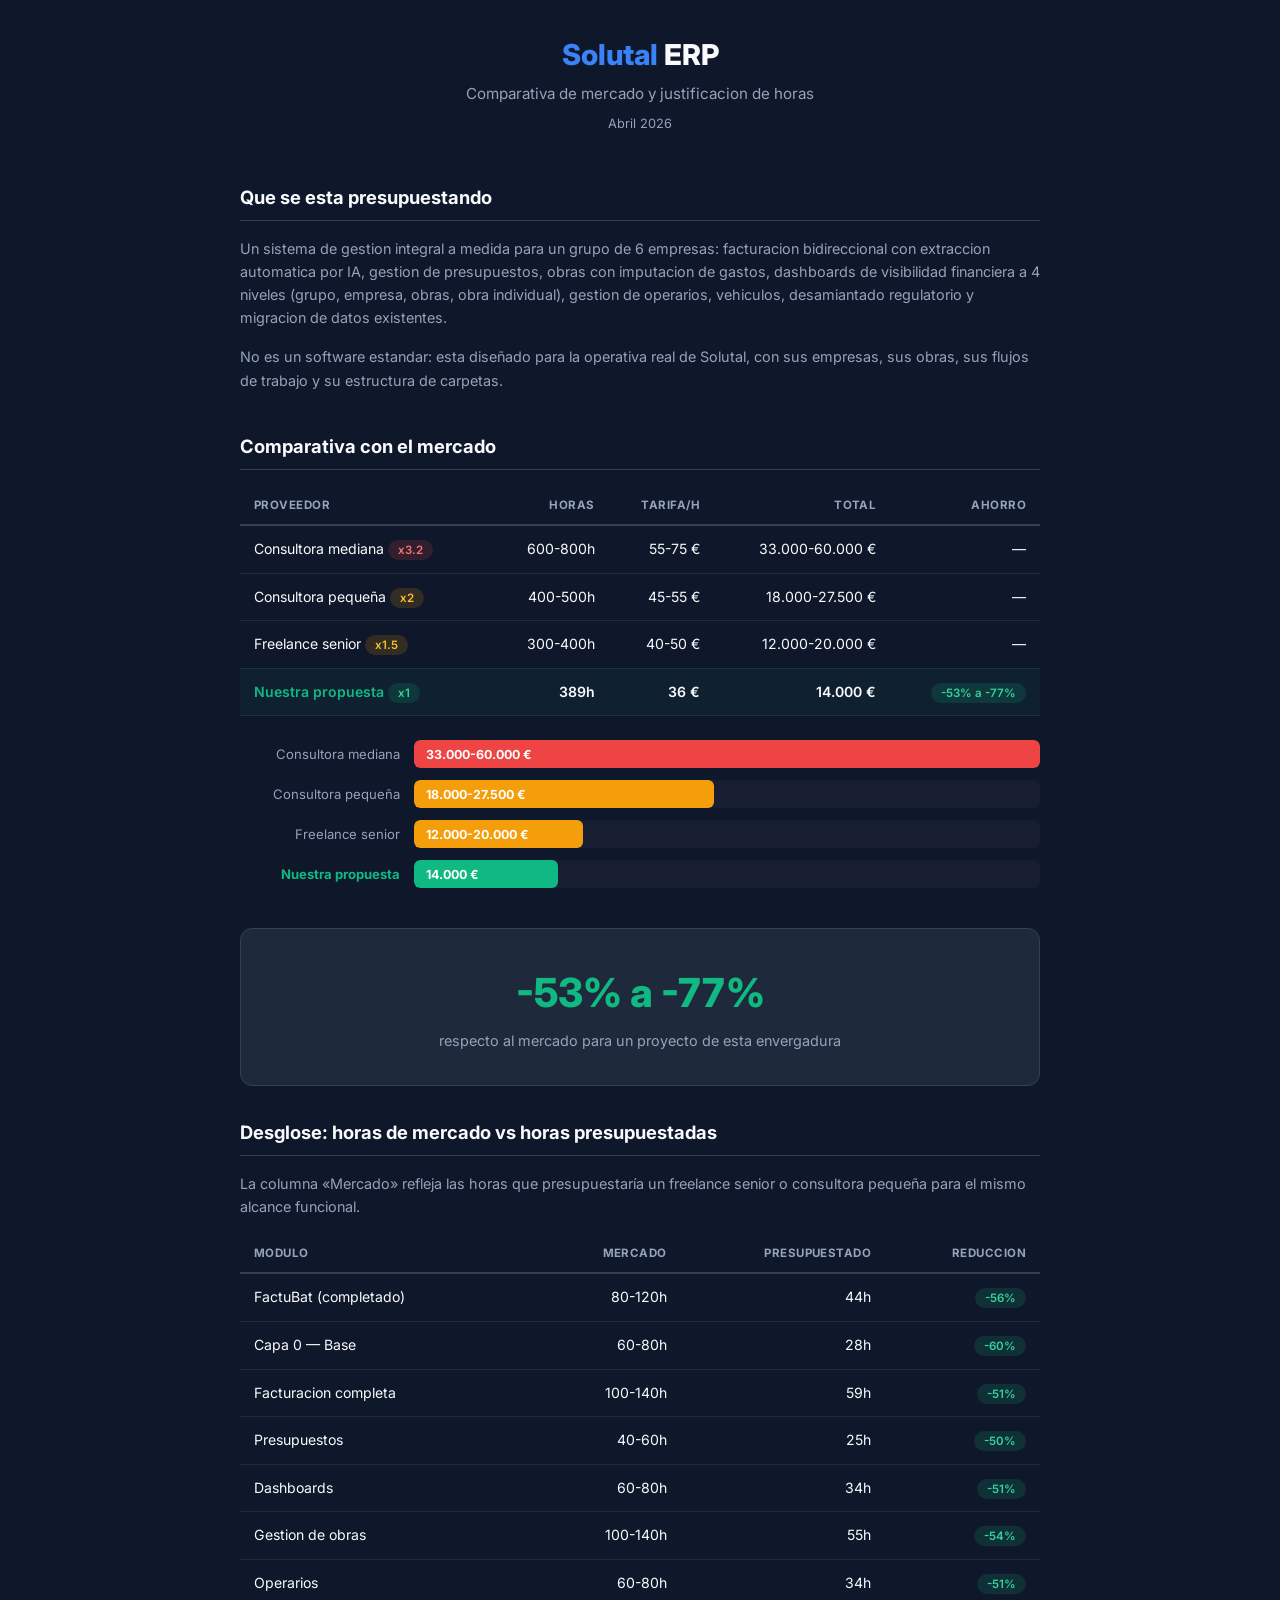
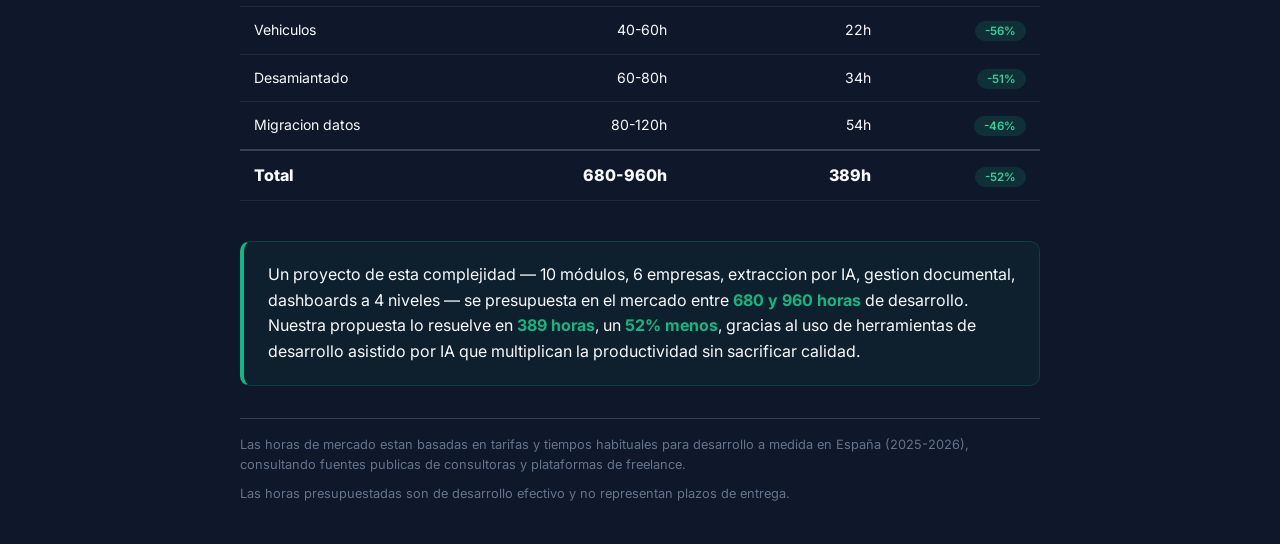
<file: comparativa.html>
<!DOCTYPE html>
<html lang="es">
<head>
  <meta charset="UTF-8">
  <meta name="viewport" content="width=device-width, initial-scale=1.0">
  <title>Solutal ERP - Comparativa de mercado</title>
  <link href="https://fonts.googleapis.com/css2?family=Inter:wght@400;500;600;700;800&display=swap" rel="stylesheet">
  <style>
    :root {
      --bg: #0f172a;
      --surface: #1e293b;
      --primary: #3b82f6;
      --accent: #10b981;
      --warning: #f59e0b;
      --text: #f8fafc;
      --muted: #94a3b8;
      --border: #334155;
    }
    * { box-sizing: border-box; margin: 0; padding: 0; }
    html { scroll-behavior: smooth; }
    body { font-family: 'Inter', sans-serif; background: var(--bg); color: var(--text); padding: 2rem; line-height: 1.6; }
    .container { max-width: 800px; margin: 0 auto; }
    .header { text-align: center; margin-bottom: 3rem; }
    .header h1 { font-size: 1.8rem; font-weight: 800; margin-bottom: 0.25rem; }
    .header h1 span { color: var(--primary); }
    .header .subtitle { color: var(--muted); font-size: 0.95rem; }
    .header .date { color: var(--muted); font-size: 0.8rem; margin-top: 0.5rem; }

    .section { margin-bottom: 2.5rem; }
    .section h2 { font-size: 1.15rem; font-weight: 700; margin-bottom: 1rem; padding-bottom: 0.5rem; border-bottom: 1px solid var(--border); }
    .section p { color: var(--muted); font-size: 0.9rem; margin-bottom: 1rem; }

    table { width: 100%; border-collapse: collapse; margin-bottom: 1.5rem; }
    th { text-align: left; padding: 10px 14px; font-size: 0.72rem; text-transform: uppercase; letter-spacing: 0.04em; color: var(--muted); border-bottom: 2px solid var(--border); }
    td { padding: 12px 14px; border-bottom: 1px solid rgba(51,65,85,0.5); font-size: 0.88rem; }
    th:not(:first-child), td:not(:first-child) { text-align: right; }
    tr.highlight td { background: rgba(16,185,129,0.06); font-weight: 600; }
    tr.highlight td:first-child { color: var(--accent); }
    tr.total td { border-top: 2px solid var(--border); font-weight: 800; font-size: 1rem; }

    .badge { padding: 3px 10px; border-radius: 10px; font-size: 0.72rem; font-weight: 600; }
    .badge-green { background: rgba(16,185,129,0.15); color: #34d399; }
    .badge-yellow { background: rgba(245,158,11,0.15); color: #fbbf24; }
    .badge-red { background: rgba(239,68,68,0.15); color: #f87171; }

    .savings { background: var(--surface); border: 1px solid var(--border); border-radius: 12px; padding: 2rem; text-align: center; margin: 2rem 0; }
    .savings .big { font-size: 2.5rem; font-weight: 800; color: var(--accent); }
    .savings .label { color: var(--muted); font-size: 0.9rem; margin-top: 0.25rem; }

    .bar-compare { margin: 1.5rem 0; }
    .bar-row { display: flex; align-items: center; gap: 14px; margin-bottom: 12px; }
    .bar-label { width: 160px; font-size: 0.82rem; color: var(--muted); text-align: right; flex-shrink: 0; }
    .bar-track { flex: 1; height: 28px; background: rgba(255,255,255,0.03); border-radius: 6px; position: relative; overflow: hidden; }
    .bar-fill { height: 100%; border-radius: 6px; display: flex; align-items: center; padding-left: 12px; font-size: 0.78rem; font-weight: 700; color: white; }
    .bar-fill.consultora { background: #ef4444; }
    .bar-fill.freelance { background: var(--warning); }
    .bar-fill.nosotros { background: var(--accent); }

    .callout { background: rgba(16,185,129,0.05); border: 1px solid rgba(16,185,129,0.2); border-left: 4px solid var(--accent); border-radius: 10px; padding: 1.25rem 1.5rem; margin: 1.5rem 0; }
    .callout p { color: var(--text); margin: 0; }
    .callout strong { color: var(--accent); }

    .note { font-size: 0.8rem; color: #64748b; margin-top: 2rem; padding-top: 1rem; border-top: 1px solid var(--border); }
    .note p { font-size: 0.8rem; margin-bottom: 0.5rem; }
  </style>
</head>
<body>

<div class="container">

  <div class="header">
    <h1><span>Solutal</span> ERP</h1>
    <div class="subtitle">Comparativa de mercado y justificacion de horas</div>
    <div class="date">Abril 2026</div>
  </div>

  <!-- CONTEXTO -->
  <div class="section">
    <h2>Que se esta presupuestando</h2>
    <p>
      Un sistema de gestion integral a medida para un grupo de 6 empresas: facturacion bidireccional
      con extraccion automatica por IA, gestion de presupuestos, obras con imputacion de gastos,
      dashboards de visibilidad financiera a 4 niveles (grupo, empresa, obras, obra individual),
      gestion de operarios, vehiculos, desamiantado regulatorio y migracion de datos existentes.
    </p>
    <p>
      No es un software estandar: esta dise&ntilde;ado para la operativa real de Solutal,
      con sus empresas, sus obras, sus flujos de trabajo y su estructura de carpetas.
    </p>
  </div>

  <!-- COMPARATIVA DE MERCADO -->
  <div class="section">
    <h2>Comparativa con el mercado</h2>
    <table>
      <thead>
        <tr>
          <th>Proveedor</th>
          <th>Horas</th>
          <th>Tarifa/h</th>
          <th>Total</th>
          <th>Ahorro</th>
        </tr>
      </thead>
      <tbody>
        <tr>
          <td>Consultora mediana <span class="badge badge-red">x3.2</span></td>
          <td>600-800h</td>
          <td>55-75 &euro;</td>
          <td>33.000-60.000 &euro;</td>
          <td>&mdash;</td>
        </tr>
        <tr>
          <td>Consultora peque&ntilde;a <span class="badge badge-yellow">x2</span></td>
          <td>400-500h</td>
          <td>45-55 &euro;</td>
          <td>18.000-27.500 &euro;</td>
          <td>&mdash;</td>
        </tr>
        <tr>
          <td>Freelance senior <span class="badge badge-yellow">x1.5</span></td>
          <td>300-400h</td>
          <td>40-50 &euro;</td>
          <td>12.000-20.000 &euro;</td>
          <td>&mdash;</td>
        </tr>
        <tr class="highlight">
          <td>Nuestra propuesta <span class="badge badge-green">x1</span></td>
          <td>389h</td>
          <td>36 &euro;</td>
          <td>14.000 &euro;</td>
          <td><span class="badge badge-green">-53% a -77%</span></td>
        </tr>
      </tbody>
    </table>

    <div class="bar-compare">
      <div class="bar-row">
        <div class="bar-label">Consultora mediana</div>
        <div class="bar-track">
          <div class="bar-fill consultora" style="width:100%;">33.000-60.000 &euro;</div>
        </div>
      </div>
      <div class="bar-row">
        <div class="bar-label">Consultora peque&ntilde;a</div>
        <div class="bar-track">
          <div class="bar-fill freelance" style="width:48%;">18.000-27.500 &euro;</div>
        </div>
      </div>
      <div class="bar-row">
        <div class="bar-label">Freelance senior</div>
        <div class="bar-track">
          <div class="bar-fill freelance" style="width:27%;">12.000-20.000 &euro;</div>
        </div>
      </div>
      <div class="bar-row">
        <div class="bar-label" style="color:var(--accent); font-weight:700;">Nuestra propuesta</div>
        <div class="bar-track">
          <div class="bar-fill nosotros" style="width:23%;">14.000 &euro;</div>
        </div>
      </div>
    </div>
  </div>

  <!-- AHORRO -->
  <div class="savings">
    <div class="big">-53% a -77%</div>
    <div class="label">respecto al mercado para un proyecto de esta envergadura</div>
  </div>

  <!-- DESGLOSE POR MODULO -->
  <div class="section">
    <h2>Desglose: horas de mercado vs horas presupuestadas</h2>
    <p>
      La columna &laquo;Mercado&raquo; refleja las horas que presupuestar&iacute;a un freelance senior
      o consultora peque&ntilde;a para el mismo alcance funcional.
    </p>
    <table>
      <thead>
        <tr>
          <th>Modulo</th>
          <th>Mercado</th>
          <th>Presupuestado</th>
          <th>Reduccion</th>
        </tr>
      </thead>
      <tbody>
        <tr>
          <td>FactuBat (completado)</td>
          <td>80-120h</td>
          <td>44h</td>
          <td><span class="badge badge-green">-56%</span></td>
        </tr>
        <tr>
          <td>Capa 0 &mdash; Base</td>
          <td>60-80h</td>
          <td>28h</td>
          <td><span class="badge badge-green">-60%</span></td>
        </tr>
        <tr>
          <td>Facturacion completa</td>
          <td>100-140h</td>
          <td>59h</td>
          <td><span class="badge badge-green">-51%</span></td>
        </tr>
        <tr>
          <td>Presupuestos</td>
          <td>40-60h</td>
          <td>25h</td>
          <td><span class="badge badge-green">-50%</span></td>
        </tr>
        <tr>
          <td>Dashboards</td>
          <td>60-80h</td>
          <td>34h</td>
          <td><span class="badge badge-green">-51%</span></td>
        </tr>
        <tr>
          <td>Gestion de obras</td>
          <td>100-140h</td>
          <td>55h</td>
          <td><span class="badge badge-green">-54%</span></td>
        </tr>
        <tr>
          <td>Operarios</td>
          <td>60-80h</td>
          <td>34h</td>
          <td><span class="badge badge-green">-51%</span></td>
        </tr>
        <tr>
          <td>Vehiculos</td>
          <td>40-60h</td>
          <td>22h</td>
          <td><span class="badge badge-green">-56%</span></td>
        </tr>
        <tr>
          <td>Desamiantado</td>
          <td>60-80h</td>
          <td>34h</td>
          <td><span class="badge badge-green">-51%</span></td>
        </tr>
        <tr>
          <td>Migracion datos</td>
          <td>80-120h</td>
          <td>54h</td>
          <td><span class="badge badge-green">-46%</span></td>
        </tr>
        <tr class="total">
          <td>Total</td>
          <td>680-960h</td>
          <td>389h</td>
          <td><span class="badge badge-green">-52%</span></td>
        </tr>
      </tbody>
    </table>
  </div>

  <!-- ARGUMENTO -->
  <div class="callout">
    <p>
      Un proyecto de esta complejidad &mdash; 10 m&oacute;dulos, 6 empresas, extraccion por IA,
      gestion documental, dashboards a 4 niveles &mdash; se presupuesta en el mercado entre
      <strong>680 y 960 horas</strong> de desarrollo. Nuestra propuesta lo resuelve en
      <strong>389 horas</strong>, un <strong>52% menos</strong>, gracias al uso de herramientas
      de desarrollo asistido por IA que multiplican la productividad sin sacrificar calidad.
    </p>
  </div>

  <div class="note">
    <p>Las horas de mercado estan basadas en tarifas y tiempos habituales para desarrollo a medida en Espa&ntilde;a (2025-2026), consultando fuentes publicas de consultoras y plataformas de freelance.</p>
    <p>Las horas presupuestadas son de desarrollo efectivo y no representan plazos de entrega.</p>
  </div>

</div>

</body>
</html>
</file>
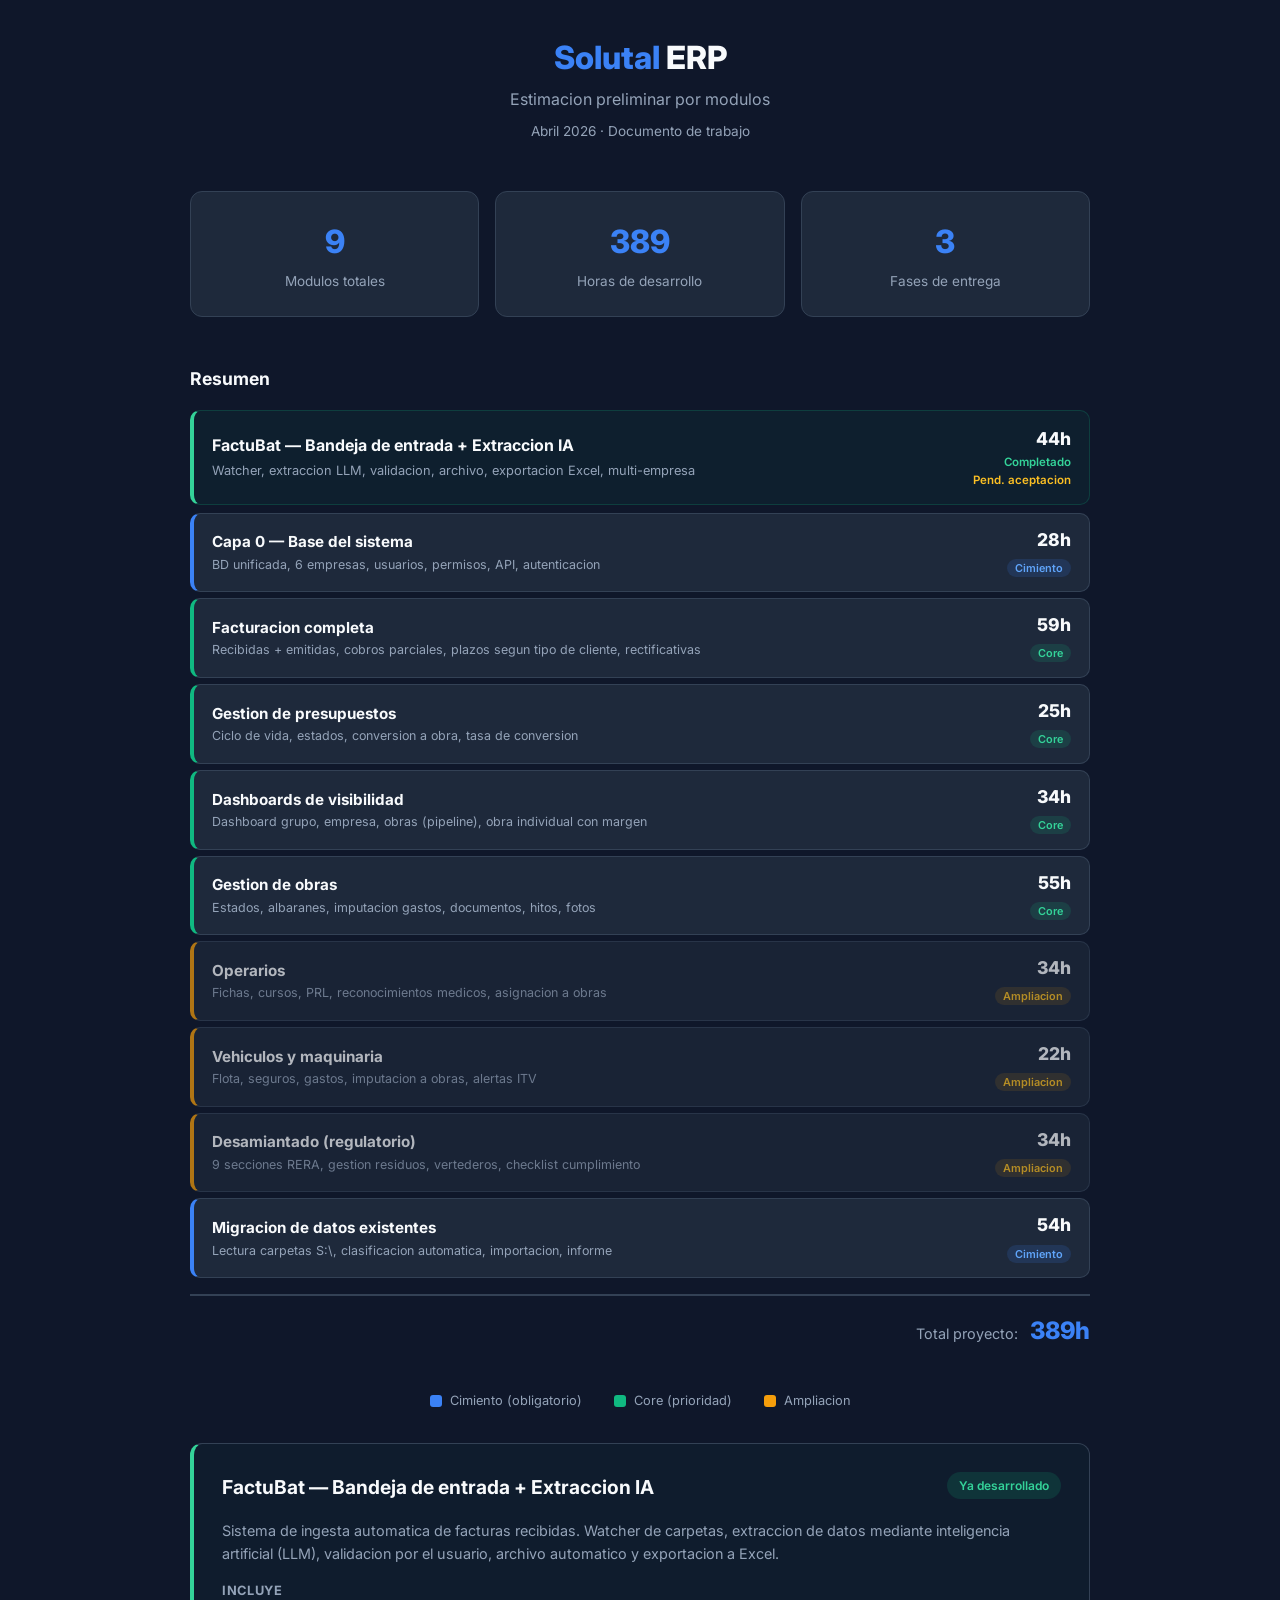
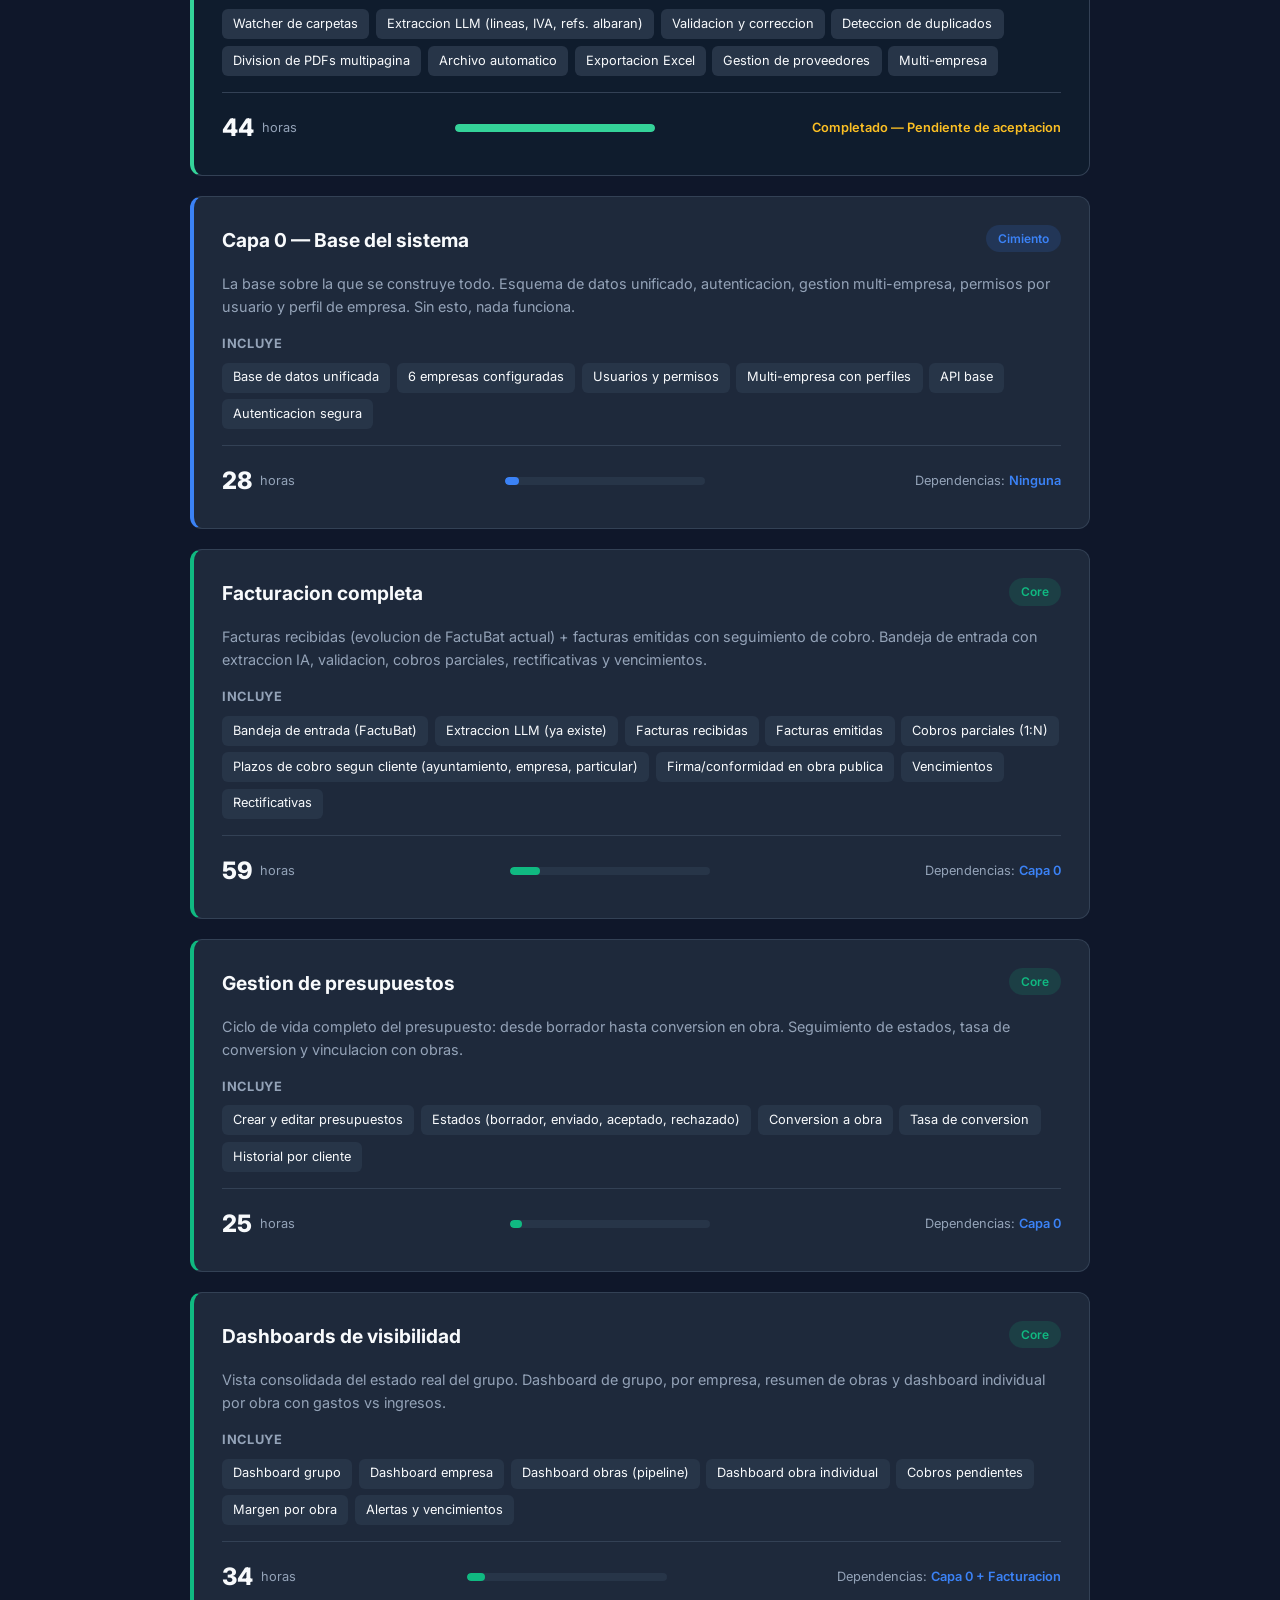
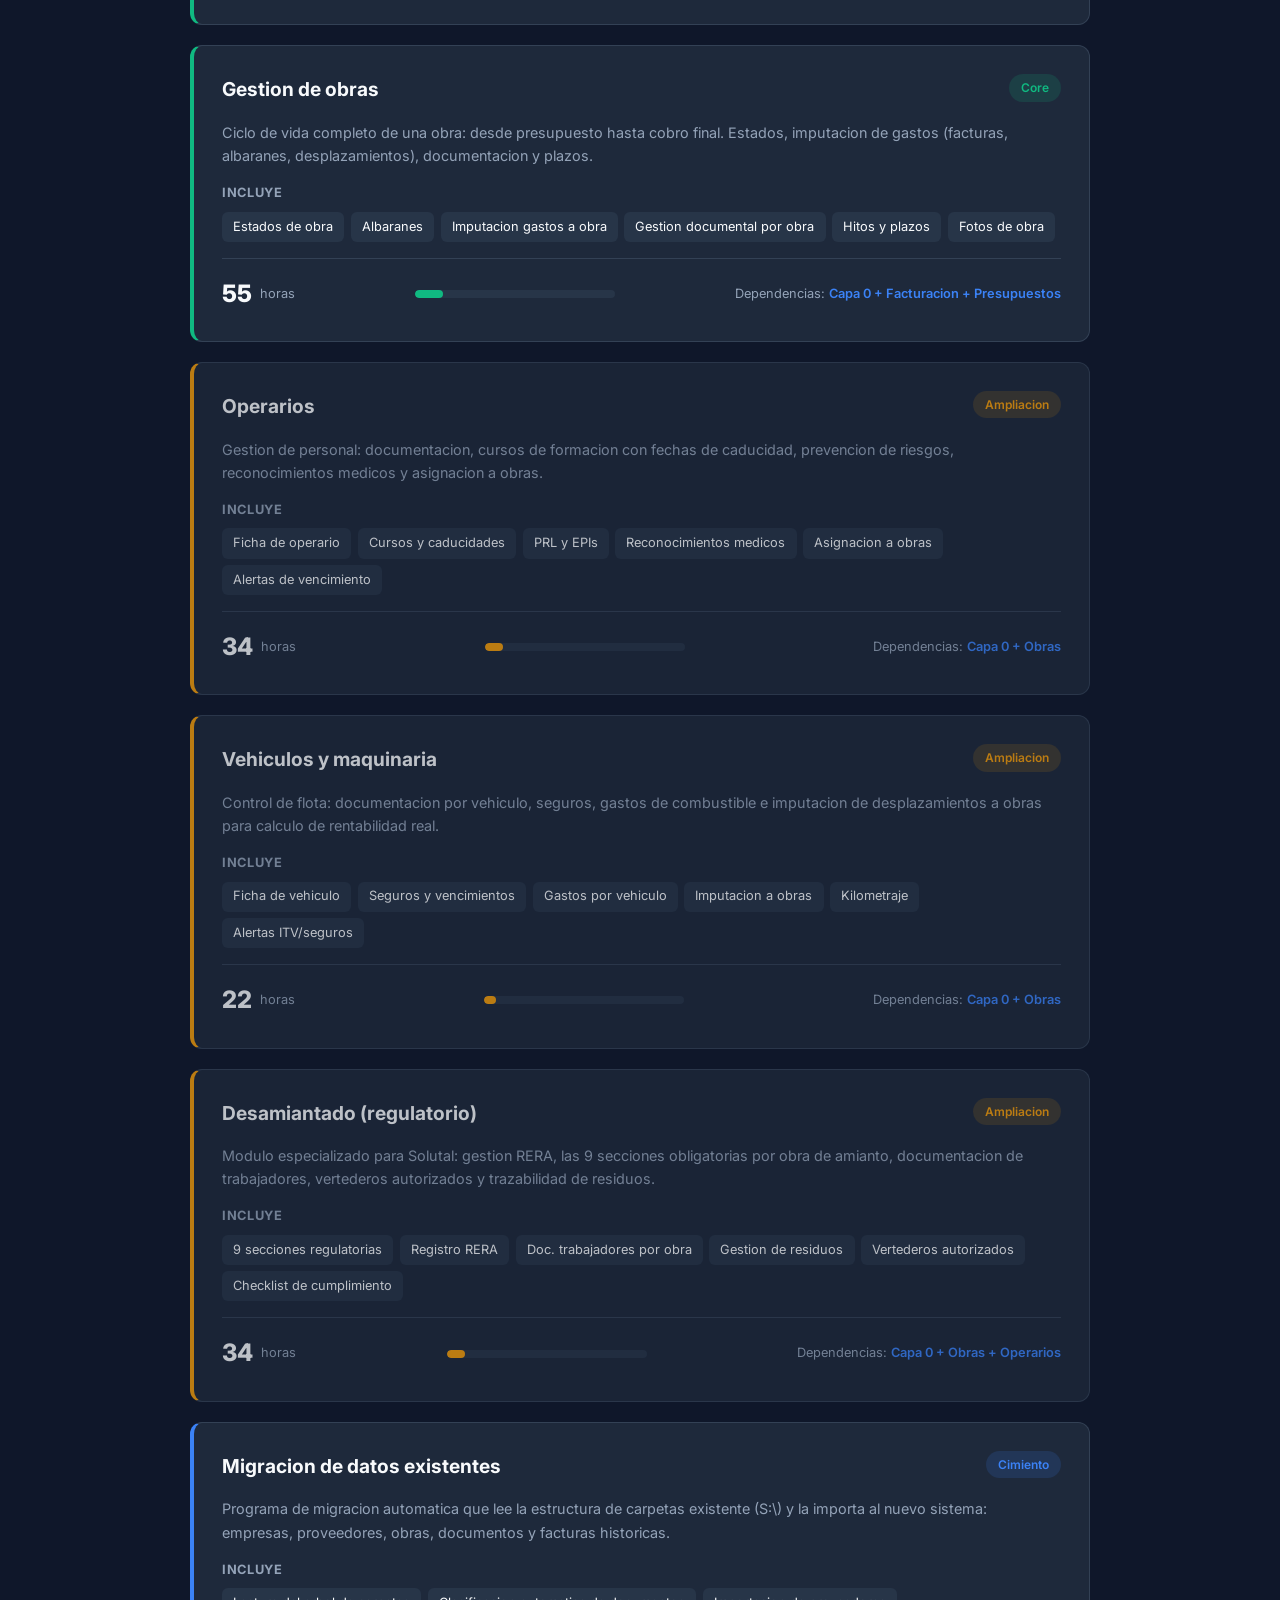
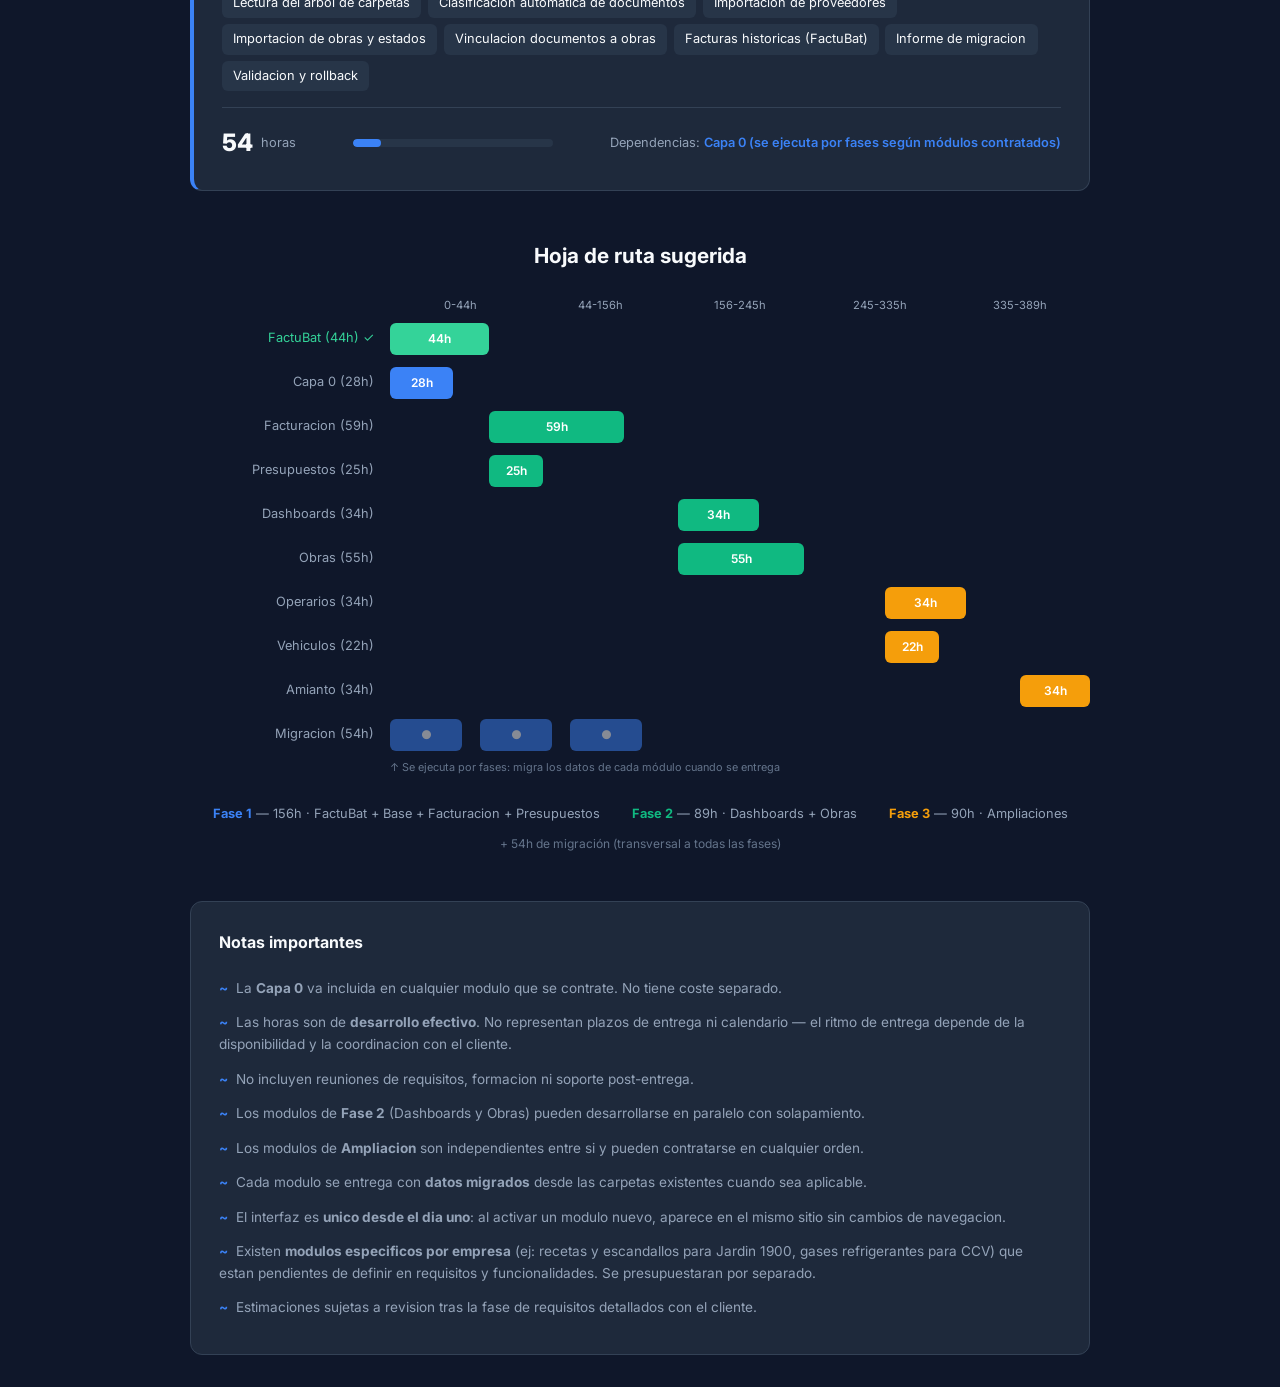
<file: estimacion.html>
<!DOCTYPE html>
<html lang="es">
<head>
  <meta charset="UTF-8">
  <meta name="viewport" content="width=device-width, initial-scale=1.0">
  <title>Solutal - Estimacion por Modulos</title>
  <link href="https://fonts.googleapis.com/css2?family=Inter:wght@400;500;600;700;800&display=swap" rel="stylesheet">
  <style>
    :root {
      --bg: #0f172a;
      --surface: #1e293b;
      --surface2: #273548;
      --primary: #3b82f6;
      --accent: #10b981;
      --warning: #f59e0b;
      --text: #f8fafc;
      --muted: #94a3b8;
      --border: #334155;
    }
    * { box-sizing: border-box; margin: 0; padding: 0; }
    html { scroll-behavior: smooth; scroll-padding-top: 2rem; }
    body { font-family: 'Inter', sans-serif; background: var(--bg); color: var(--text); padding: 2rem; line-height: 1.6; }
    .container { max-width: 900px; margin: 0 auto; }

    .header { text-align: center; margin-bottom: 3rem; }
    .header h1 { font-size: 2rem; font-weight: 800; margin-bottom: 0.25rem; }
    .header h1 span { color: var(--primary); }
    .header .subtitle { color: var(--muted); font-size: 1rem; }
    .header .date { color: var(--muted); font-size: 0.85rem; margin-top: 0.5rem; }

    .summary-row { display: grid; grid-template-columns: repeat(3, 1fr); gap: 1rem; margin-bottom: 3rem; }
    .summary-card { background: var(--surface); border-radius: 12px; padding: 1.5rem; text-align: center; border: 1px solid var(--border); }
    .summary-card .value { font-size: 2rem; font-weight: 800; color: var(--primary); }
    .summary-card .label { color: var(--muted); font-size: 0.85rem; margin-top: 0.25rem; }

    .module { background: var(--surface); border-radius: 12px; padding: 1.75rem; margin-bottom: 1.25rem; border: 1px solid var(--border); position: relative; overflow: hidden; }
    .module.base { border-left: 4px solid var(--primary); }
    .module.core { border-left: 4px solid var(--accent); }
    .module.future { border-left: 4px solid var(--warning); opacity: 0.75; }

    .module-header { display: flex; justify-content: space-between; align-items: flex-start; margin-bottom: 1rem; }
    .module-title { font-size: 1.2rem; font-weight: 700; }
    .module-badge { padding: 0.25rem 0.75rem; border-radius: 20px; font-size: 0.75rem; font-weight: 600; white-space: nowrap; }
    .badge-base { background: rgba(59,130,246,0.15); color: var(--primary); }
    .badge-core { background: rgba(16,185,129,0.15); color: var(--accent); }
    .badge-future { background: rgba(245,158,11,0.15); color: var(--warning); }

    .module-desc { color: var(--muted); font-size: 0.9rem; margin-bottom: 1rem; }

    .module-includes { margin-bottom: 1rem; }
    .module-includes h4 { font-size: 0.8rem; text-transform: uppercase; letter-spacing: 0.05em; color: var(--muted); margin-bottom: 0.5rem; }
    .module-includes ul { list-style: none; display: flex; flex-wrap: wrap; gap: 0.4rem; }
    .module-includes li { background: var(--surface2); padding: 0.3rem 0.7rem; border-radius: 6px; font-size: 0.8rem; color: var(--text); }

    .module-footer { display: flex; justify-content: space-between; align-items: center; padding-top: 1rem; border-top: 1px solid var(--border); }
    .module-time { display: flex; align-items: center; gap: 0.5rem; }
    .module-time .hours { font-size: 1.5rem; font-weight: 800; color: var(--text); }
    .module-time .label { font-size: 0.8rem; color: var(--muted); }
    .module-deps { font-size: 0.8rem; color: var(--muted); }
    .module-deps span { color: var(--primary); font-weight: 600; }

    .bar-container { width: 200px; height: 8px; background: var(--surface2); border-radius: 4px; overflow: hidden; }
    .bar-fill { height: 100%; border-radius: 4px; }
    .bar-fill.base { background: var(--primary); }
    .bar-fill.core { background: var(--accent); }
    .bar-fill.future { background: var(--warning); }

    .roadmap { margin-top: 3rem; }
    .roadmap h2 { font-size: 1.3rem; font-weight: 700; margin-bottom: 1.5rem; text-align: center; }
    .roadmap-track { display: flex; gap: 0; margin-bottom: 0.75rem; align-items: center; }
    .roadmap-label { width: 200px; font-size: 0.8rem; color: var(--muted); flex-shrink: 0; text-align: right; padding-right: 1rem; }
    .roadmap-bar { height: 32px; border-radius: 6px; display: flex; align-items: center; justify-content: center; font-size: 0.75rem; font-weight: 600; color: white; min-width: 40px; }
    .roadmap-bar.base { background: var(--primary); }
    .roadmap-bar.core { background: var(--accent); }
    .roadmap-bar.future { background: var(--warning); }
    .roadmap-spacer { flex-shrink: 0; }

    .timeline-header { display: flex; margin-bottom: 0.5rem; padding-left: 200px; }
    .timeline-header span { flex: 1; font-size: 0.7rem; color: var(--muted); text-align: center; }

    .notes { margin-top: 3rem; background: var(--surface); border-radius: 12px; padding: 1.75rem; border: 1px solid var(--border); }
    .notes h3 { font-size: 1rem; font-weight: 700; margin-bottom: 1rem; }
    .notes ul { list-style: none; }
    .notes li { padding: 0.4rem 0; color: var(--muted); font-size: 0.85rem; }
    .notes li::before { content: "~"; color: var(--primary); font-weight: 700; margin-right: 0.5rem; }

    .legend { display: flex; gap: 2rem; justify-content: center; margin-bottom: 2rem; }
    .legend-item { display: flex; align-items: center; gap: 0.5rem; font-size: 0.8rem; color: var(--muted); }
    .legend-dot { width: 12px; height: 12px; border-radius: 3px; }
    .legend-dot.base { background: var(--primary); }
    .legend-dot.core { background: var(--accent); }
    .legend-dot.future { background: var(--warning); }

    /* ===== FLOATING NAV ===== */
    .container { position: relative; }
    .float-nav {
      position: fixed;
      top: 50%;
      transform: translateY(-50%);
      margin-left: -210px;
      z-index: 100;
      display: flex;
      flex-direction: column;
      gap: 3px;
      background: var(--surface);
      border: 1px solid var(--border);
      border-radius: 10px;
      padding: 14px 10px;
      width: 195px;
    }
    .float-nav a {
      display: flex;
      align-items: center;
      gap: 8px;
      padding: 7px 12px;
      border-radius: 6px;
      text-decoration: none;
      font-size: 0.88rem;
      color: var(--muted);
      transition: background 0.15s, color 0.15s;
      white-space: nowrap;
    }
    .float-nav a:hover {
      background: rgba(255,255,255,0.05);
      color: var(--text);
    }
    .float-nav a .fn-dot {
      width: 10px;
      height: 10px;
      border-radius: 50%;
      flex-shrink: 0;
    }
    .fn-dot.base { background: var(--primary); }
    .fn-dot.core { background: var(--accent); }
    .fn-dot.future { background: var(--warning); }
    .fn-dot.meta { background: #64748b; }

    .float-nav .fn-sep {
      height: 1px;
      background: var(--border);
      margin: 6px 12px;
    }

    @media (max-width: 1350px) {
      .float-nav { display: none; }
    }

    @media (max-width: 700px) {
      body { padding: 1rem; }
      .summary-row { grid-template-columns: 1fr; }
      .module-footer { flex-direction: column; align-items: flex-start; gap: 0.75rem; }
      .roadmap-label { width: 120px; font-size: 0.7rem; }
    }
  </style>
</head>
<body>

<nav class="float-nav">
  <a href="#resumen"><span class="fn-dot meta"></span> Resumen</a>
  <div class="fn-sep"></div>
  <a href="#mod-capa0"><span class="fn-dot base"></span> Capa 0</a>
  <a href="#mod-factubat"><span class="fn-dot" style="background:#34d399;"></span> FactuBat &#10003;</a>
  <a href="#mod-facturacion"><span class="fn-dot core"></span> Facturacion</a>
  <a href="#mod-presupuestos"><span class="fn-dot core"></span> Presupuestos</a>
  <a href="#mod-dashboards"><span class="fn-dot core"></span> Dashboards</a>
  <a href="#mod-obras"><span class="fn-dot core"></span> Obras</a>
  <a href="#mod-operarios"><span class="fn-dot future"></span> Operarios</a>
  <a href="#mod-vehiculos"><span class="fn-dot future"></span> Vehiculos</a>
  <a href="#mod-amianto"><span class="fn-dot future"></span> Amianto</a>
  <a href="#mod-migracion"><span class="fn-dot base"></span> Migracion</a>
  <div class="fn-sep"></div>
  <a href="#roadmap"><span class="fn-dot meta"></span> Hoja de ruta</a>
  <a href="#notas"><span class="fn-dot meta"></span> Notas</a>
</nav>

<div class="container">

  <div class="header">
    <h1><span>Solutal</span> ERP</h1>
    <div class="subtitle">Estimacion preliminar por modulos</div>
    <div class="date">Abril 2026 &middot; Documento de trabajo</div>
  </div>

  <div class="summary-row" id="resumen">
    <div class="summary-card">
      <div class="value">9</div>
      <div class="label">Modulos totales</div>
    </div>
    <div class="summary-card">
      <div class="value">389</div>
      <div class="label">Horas de desarrollo</div>
    </div>
    <div class="summary-card">
      <div class="value">3</div>
      <div class="label">Fases de entrega</div>
    </div>
  </div>

  <!-- RESUMEN RAPIDO -->
  <div id="resumen" style="margin-bottom:2.5rem;">
    <h3 style="font-size:1.1rem; font-weight:700; margin-bottom:1rem;">Resumen</h3>

    <!-- FactuBat -->
    <a href="#mod-factubat" style="text-decoration:none; display:block;">
      <div style="display:flex; align-items:center; gap:14px; padding:14px 18px; background:rgba(16,185,129,0.05); border:1px solid rgba(16,185,129,0.2); border-left:4px solid #34d399; border-radius:10px; margin-bottom:8px;">
        <div style="flex:1;">
          <div style="font-weight:700; font-size:1rem; color:var(--text);">FactuBat &mdash; Bandeja de entrada + Extraccion IA</div>
          <div style="font-size:0.8rem; color:var(--muted); margin-top:2px;">Watcher, extraccion LLM, validacion, archivo, exportacion Excel, multi-empresa</div>
        </div>
        <div style="text-align:right; flex-shrink:0;">
          <div style="font-weight:800; font-size:1.1rem; color:var(--text);">44h</div>
          <div style="font-size:0.72rem; color:#34d399; font-weight:600;">Completado</div>
          <div style="font-size:0.72rem; color:#fbbf24; font-weight:600;">Pend. aceptacion</div>
        </div>
      </div>
    </a>

    <!-- Módulos por contratar -->
    <div style="display:flex; flex-direction:column; gap:6px;">

      <a href="#mod-capa0" style="text-decoration:none; display:block;">
        <div style="display:flex; align-items:center; gap:14px; padding:12px 18px; background:var(--surface); border:1px solid var(--border); border-left:4px solid var(--primary); border-radius:10px;">
          <div style="flex:1;">
            <div style="font-weight:700; font-size:0.95rem; color:var(--text);">Capa 0 &mdash; Base del sistema</div>
            <div style="font-size:0.78rem; color:var(--muted);">BD unificada, 6 empresas, usuarios, permisos, API, autenticacion</div>
          </div>
          <div style="text-align:right; flex-shrink:0;">
            <div style="font-weight:800; font-size:1.1rem; color:var(--text);">28h</div>
            <span style="background:rgba(59,130,246,0.15); color:#60a5fa; padding:2px 8px; border-radius:10px; font-size:0.68rem; font-weight:600;">Cimiento</span>
          </div>
        </div>
      </a>

      <a href="#mod-facturacion" style="text-decoration:none; display:block;">
        <div style="display:flex; align-items:center; gap:14px; padding:12px 18px; background:var(--surface); border:1px solid var(--border); border-left:4px solid var(--accent); border-radius:10px;">
          <div style="flex:1;">
            <div style="font-weight:700; font-size:0.95rem; color:var(--text);">Facturacion completa</div>
            <div style="font-size:0.78rem; color:var(--muted);">Recibidas + emitidas, cobros parciales, plazos segun tipo de cliente, rectificativas</div>
          </div>
          <div style="text-align:right; flex-shrink:0;">
            <div style="font-weight:800; font-size:1.1rem; color:var(--text);">59h</div>
            <span style="background:rgba(16,185,129,0.15); color:#34d399; padding:2px 8px; border-radius:10px; font-size:0.68rem; font-weight:600;">Core</span>
          </div>
        </div>
      </a>

      <a href="#mod-presupuestos" style="text-decoration:none; display:block;">
        <div style="display:flex; align-items:center; gap:14px; padding:12px 18px; background:var(--surface); border:1px solid var(--border); border-left:4px solid var(--accent); border-radius:10px;">
          <div style="flex:1;">
            <div style="font-weight:700; font-size:0.95rem; color:var(--text);">Gestion de presupuestos</div>
            <div style="font-size:0.78rem; color:var(--muted);">Ciclo de vida, estados, conversion a obra, tasa de conversion</div>
          </div>
          <div style="text-align:right; flex-shrink:0;">
            <div style="font-weight:800; font-size:1.1rem; color:var(--text);">25h</div>
            <span style="background:rgba(16,185,129,0.15); color:#34d399; padding:2px 8px; border-radius:10px; font-size:0.68rem; font-weight:600;">Core</span>
          </div>
        </div>
      </a>

      <a href="#mod-dashboards" style="text-decoration:none; display:block;">
        <div style="display:flex; align-items:center; gap:14px; padding:12px 18px; background:var(--surface); border:1px solid var(--border); border-left:4px solid var(--accent); border-radius:10px;">
          <div style="flex:1;">
            <div style="font-weight:700; font-size:0.95rem; color:var(--text);">Dashboards de visibilidad</div>
            <div style="font-size:0.78rem; color:var(--muted);">Dashboard grupo, empresa, obras (pipeline), obra individual con margen</div>
          </div>
          <div style="text-align:right; flex-shrink:0;">
            <div style="font-weight:800; font-size:1.1rem; color:var(--text);">34h</div>
            <span style="background:rgba(16,185,129,0.15); color:#34d399; padding:2px 8px; border-radius:10px; font-size:0.68rem; font-weight:600;">Core</span>
          </div>
        </div>
      </a>

      <a href="#mod-obras" style="text-decoration:none; display:block;">
        <div style="display:flex; align-items:center; gap:14px; padding:12px 18px; background:var(--surface); border:1px solid var(--border); border-left:4px solid var(--accent); border-radius:10px;">
          <div style="flex:1;">
            <div style="font-weight:700; font-size:0.95rem; color:var(--text);">Gestion de obras</div>
            <div style="font-size:0.78rem; color:var(--muted);">Estados, albaranes, imputacion gastos, documentos, hitos, fotos</div>
          </div>
          <div style="text-align:right; flex-shrink:0;">
            <div style="font-weight:800; font-size:1.1rem; color:var(--text);">55h</div>
            <span style="background:rgba(16,185,129,0.15); color:#34d399; padding:2px 8px; border-radius:10px; font-size:0.68rem; font-weight:600;">Core</span>
          </div>
        </div>
      </a>

      <a href="#mod-operarios" style="text-decoration:none; display:block; opacity:0.7;">
        <div style="display:flex; align-items:center; gap:14px; padding:12px 18px; background:var(--surface); border:1px solid var(--border); border-left:4px solid var(--warning); border-radius:10px;">
          <div style="flex:1;">
            <div style="font-weight:700; font-size:0.95rem; color:var(--text);">Operarios</div>
            <div style="font-size:0.78rem; color:var(--muted);">Fichas, cursos, PRL, reconocimientos medicos, asignacion a obras</div>
          </div>
          <div style="text-align:right; flex-shrink:0;">
            <div style="font-weight:800; font-size:1.1rem; color:var(--text);">34h</div>
            <span style="background:rgba(245,158,11,0.15); color:#fbbf24; padding:2px 8px; border-radius:10px; font-size:0.68rem; font-weight:600;">Ampliacion</span>
          </div>
        </div>
      </a>

      <a href="#mod-vehiculos" style="text-decoration:none; display:block; opacity:0.7;">
        <div style="display:flex; align-items:center; gap:14px; padding:12px 18px; background:var(--surface); border:1px solid var(--border); border-left:4px solid var(--warning); border-radius:10px;">
          <div style="flex:1;">
            <div style="font-weight:700; font-size:0.95rem; color:var(--text);">Vehiculos y maquinaria</div>
            <div style="font-size:0.78rem; color:var(--muted);">Flota, seguros, gastos, imputacion a obras, alertas ITV</div>
          </div>
          <div style="text-align:right; flex-shrink:0;">
            <div style="font-weight:800; font-size:1.1rem; color:var(--text);">22h</div>
            <span style="background:rgba(245,158,11,0.15); color:#fbbf24; padding:2px 8px; border-radius:10px; font-size:0.68rem; font-weight:600;">Ampliacion</span>
          </div>
        </div>
      </a>

      <a href="#mod-amianto" style="text-decoration:none; display:block; opacity:0.7;">
        <div style="display:flex; align-items:center; gap:14px; padding:12px 18px; background:var(--surface); border:1px solid var(--border); border-left:4px solid var(--warning); border-radius:10px;">
          <div style="flex:1;">
            <div style="font-weight:700; font-size:0.95rem; color:var(--text);">Desamiantado (regulatorio)</div>
            <div style="font-size:0.78rem; color:var(--muted);">9 secciones RERA, gestion residuos, vertederos, checklist cumplimiento</div>
          </div>
          <div style="text-align:right; flex-shrink:0;">
            <div style="font-weight:800; font-size:1.1rem; color:var(--text);">34h</div>
            <span style="background:rgba(245,158,11,0.15); color:#fbbf24; padding:2px 8px; border-radius:10px; font-size:0.68rem; font-weight:600;">Ampliacion</span>
          </div>
        </div>
      </a>

      <a href="#mod-migracion" style="text-decoration:none; display:block;">
        <div style="display:flex; align-items:center; gap:14px; padding:12px 18px; background:var(--surface); border:1px solid var(--border); border-left:4px solid var(--primary); border-radius:10px;">
          <div style="flex:1;">
            <div style="font-weight:700; font-size:0.95rem; color:var(--text);">Migracion de datos existentes</div>
            <div style="font-size:0.78rem; color:var(--muted);">Lectura carpetas S:\, clasificacion automatica, importacion, informe</div>
          </div>
          <div style="text-align:right; flex-shrink:0;">
            <div style="font-weight:800; font-size:1.1rem; color:var(--text);">54h</div>
            <span style="background:rgba(59,130,246,0.15); color:#60a5fa; padding:2px 8px; border-radius:10px; font-size:0.68rem; font-weight:600;">Cimiento</span>
          </div>
        </div>
      </a>

    </div>

    <!-- Total -->
    <div style="display:flex; justify-content:flex-end; align-items:baseline; gap:12px; margin-top:16px; padding-top:16px; border-top:2px solid var(--border);">
      <span style="font-size:0.9rem; color:var(--muted);">Total proyecto:</span>
      <span style="font-size:1.5rem; font-weight:800; color:var(--primary);">389h</span>
    </div>
  </div>

  <div class="legend">
    <div class="legend-item"><div class="legend-dot base"></div> Cimiento (obligatorio)</div>
    <div class="legend-item"><div class="legend-dot core"></div> Core (prioridad)</div>
    <div class="legend-item"><div class="legend-dot future"></div> Ampliacion</div>
  </div>

  <!-- MODULE FACTUBAT (ya existente) -->
  <div class="module" id="mod-factubat" style="border-left:4px solid #34d399; background:rgba(16,185,129,0.03);">
    <div class="module-header">
      <div class="module-title">FactuBat &mdash; Bandeja de entrada + Extraccion IA</div>
      <div class="module-badge" style="background:rgba(16,185,129,0.15); color:#34d399;">Ya desarrollado</div>
    </div>
    <div class="module-desc">
      Sistema de ingesta automatica de facturas recibidas. Watcher de carpetas, extraccion de datos
      mediante inteligencia artificial (LLM), validacion por el usuario, archivo automatico y exportacion a Excel.
    </div>
    <div class="module-includes">
      <h4>Incluye</h4>
      <ul>
        <li>Watcher de carpetas</li>
        <li>Extraccion LLM (lineas, IVA, refs. albaran)</li>
        <li>Validacion y correccion</li>
        <li>Deteccion de duplicados</li>
        <li>Division de PDFs multipagina</li>
        <li>Archivo automatico</li>
        <li>Exportacion Excel</li>
        <li>Gestion de proveedores</li>
        <li>Multi-empresa</li>
      </ul>
    </div>
    <div class="module-footer">
      <div class="module-time">
        <div class="hours">44</div>
        <div class="label">horas</div>
      </div>
      <div>
        <div class="bar-container"><div class="bar-fill" style="width:100%; background:#34d399;"></div></div>
      </div>
      <div class="module-deps" style="color:#fbbf24; font-weight:600;">Completado &mdash; Pendiente de aceptacion</div>
    </div>
  </div>

  <!-- MODULE 0: CAPA 0 -->
  <div class="module base" id="mod-capa0">
    <div class="module-header">
      <div class="module-title">Capa 0 &mdash; Base del sistema</div>
      <div class="module-badge badge-base">Cimiento</div>
    </div>
    <div class="module-desc">
      La base sobre la que se construye todo. Esquema de datos unificado, autenticacion,
      gestion multi-empresa, permisos por usuario y perfil de empresa. Sin esto, nada funciona.
    </div>
    <div class="module-includes">
      <h4>Incluye</h4>
      <ul>
        <li>Base de datos unificada</li>
        <li>6 empresas configuradas</li>
        <li>Usuarios y permisos</li>
        <li>Multi-empresa con perfiles</li>
        <li>API base</li>
        <li>Autenticacion segura</li>
      </ul>
    </div>
    <div class="module-footer">
      <div class="module-time">
        <div class="hours">28</div>
        <div class="label">horas</div>
      </div>
      <div>
        <div class="bar-container"><div class="bar-fill base" style="width:7%"></div></div>
      </div>
      <div class="module-deps">Dependencias: <span>Ninguna</span></div>
    </div>
  </div>

  <!-- MODULE 1: FACTURACION -->
  <div class="module core" id="mod-facturacion">
    <div class="module-header">
      <div class="module-title">Facturacion completa</div>
      <div class="module-badge badge-core">Core</div>
    </div>
    <div class="module-desc">
      Facturas recibidas (evolucion de FactuBat actual) + facturas emitidas con seguimiento de cobro.
      Bandeja de entrada con extraccion IA, validacion, cobros parciales, rectificativas y vencimientos.
    </div>
    <div class="module-includes">
      <h4>Incluye</h4>
      <ul>
        <li>Bandeja de entrada (FactuBat)</li>
        <li>Extraccion LLM (ya existe)</li>
        <li>Facturas recibidas</li>
        <li>Facturas emitidas</li>
        <li>Cobros parciales (1:N)</li>
        <li>Plazos de cobro segun cliente (ayuntamiento, empresa, particular)</li>
        <li>Firma/conformidad en obra publica</li>
        <li>Vencimientos</li>
        <li>Rectificativas</li>
      </ul>
    </div>
    <div class="module-footer">
      <div class="module-time">
        <div class="hours">59</div>
        <div class="label">horas</div>
      </div>
      <div>
        <div class="bar-container"><div class="bar-fill core" style="width:15%"></div></div>
      </div>
      <div class="module-deps">Dependencias: <span>Capa 0</span></div>
    </div>
  </div>

  <!-- MODULE 2: PRESUPUESTOS -->
  <div class="module core" id="mod-presupuestos">
    <div class="module-header">
      <div class="module-title">Gestion de presupuestos</div>
      <div class="module-badge badge-core">Core</div>
    </div>
    <div class="module-desc">
      Ciclo de vida completo del presupuesto: desde borrador hasta conversion en obra.
      Seguimiento de estados, tasa de conversion y vinculacion con obras.
    </div>
    <div class="module-includes">
      <h4>Incluye</h4>
      <ul>
        <li>Crear y editar presupuestos</li>
        <li>Estados (borrador, enviado, aceptado, rechazado)</li>
        <li>Conversion a obra</li>
        <li>Tasa de conversion</li>
        <li>Historial por cliente</li>
      </ul>
    </div>
    <div class="module-footer">
      <div class="module-time">
        <div class="hours">25</div>
        <div class="label">horas</div>
      </div>
      <div>
        <div class="bar-container"><div class="bar-fill core" style="width:6%"></div></div>
      </div>
      <div class="module-deps">Dependencias: <span>Capa 0</span></div>
    </div>
  </div>

  <!-- MODULE 3: DASHBOARDS -->
  <div class="module core" id="mod-dashboards">
    <div class="module-header">
      <div class="module-title">Dashboards de visibilidad</div>
      <div class="module-badge badge-core">Core</div>
    </div>
    <div class="module-desc">
      Vista consolidada del estado real del grupo. Dashboard de grupo, por empresa,
      resumen de obras y dashboard individual por obra con gastos vs ingresos.
    </div>
    <div class="module-includes">
      <h4>Incluye</h4>
      <ul>
        <li>Dashboard grupo</li>
        <li>Dashboard empresa</li>
        <li>Dashboard obras (pipeline)</li>
        <li>Dashboard obra individual</li>
        <li>Cobros pendientes</li>
        <li>Margen por obra</li>
        <li>Alertas y vencimientos</li>
      </ul>
    </div>
    <div class="module-footer">
      <div class="module-time">
        <div class="hours">34</div>
        <div class="label">horas</div>
      </div>
      <div>
        <div class="bar-container"><div class="bar-fill core" style="width:9%"></div></div>
      </div>
      <div class="module-deps">Dependencias: <span>Capa 0 + Facturacion</span></div>
    </div>
  </div>

  <!-- MODULE 4: OBRAS -->
  <div class="module core" id="mod-obras">
    <div class="module-header">
      <div class="module-title">Gestion de obras</div>
      <div class="module-badge badge-core">Core</div>
    </div>
    <div class="module-desc">
      Ciclo de vida completo de una obra: desde presupuesto hasta cobro final.
      Estados, imputacion de gastos (facturas, albaranes, desplazamientos), documentacion y plazos.
    </div>
    <div class="module-includes">
      <h4>Incluye</h4>
      <ul>
        <li>Estados de obra</li>
        <li>Albaranes</li>
        <li>Imputacion gastos a obra</li>
        <li>Gestion documental por obra</li>
        <li>Hitos y plazos</li>
        <li>Fotos de obra</li>
      </ul>
    </div>
    <div class="module-footer">
      <div class="module-time">
        <div class="hours">55</div>
        <div class="label">horas</div>
      </div>
      <div>
        <div class="bar-container"><div class="bar-fill core" style="width:14%"></div></div>
      </div>
      <div class="module-deps">Dependencias: <span>Capa 0 + Facturacion + Presupuestos</span></div>
    </div>
  </div>

  <!-- MODULE 5: OPERARIOS -->
  <div class="module future" id="mod-operarios">
    <div class="module-header">
      <div class="module-title">Operarios</div>
      <div class="module-badge badge-future">Ampliacion</div>
    </div>
    <div class="module-desc">
      Gestion de personal: documentacion, cursos de formacion con fechas de caducidad,
      prevencion de riesgos, reconocimientos medicos y asignacion a obras.
    </div>
    <div class="module-includes">
      <h4>Incluye</h4>
      <ul>
        <li>Ficha de operario</li>
        <li>Cursos y caducidades</li>
        <li>PRL y EPIs</li>
        <li>Reconocimientos medicos</li>
        <li>Asignacion a obras</li>
        <li>Alertas de vencimiento</li>
      </ul>
    </div>
    <div class="module-footer">
      <div class="module-time">
        <div class="hours">34</div>
        <div class="label">horas</div>
      </div>
      <div>
        <div class="bar-container"><div class="bar-fill future" style="width:9%"></div></div>
      </div>
      <div class="module-deps">Dependencias: <span>Capa 0 + Obras</span></div>
    </div>
  </div>

  <!-- MODULE 6: VEHICULOS -->
  <div class="module future" id="mod-vehiculos">
    <div class="module-header">
      <div class="module-title">Vehiculos y maquinaria</div>
      <div class="module-badge badge-future">Ampliacion</div>
    </div>
    <div class="module-desc">
      Control de flota: documentacion por vehiculo, seguros, gastos de combustible
      e imputacion de desplazamientos a obras para calculo de rentabilidad real.
    </div>
    <div class="module-includes">
      <h4>Incluye</h4>
      <ul>
        <li>Ficha de vehiculo</li>
        <li>Seguros y vencimientos</li>
        <li>Gastos por vehiculo</li>
        <li>Imputacion a obras</li>
        <li>Kilometraje</li>
        <li>Alertas ITV/seguros</li>
      </ul>
    </div>
    <div class="module-footer">
      <div class="module-time">
        <div class="hours">22</div>
        <div class="label">horas</div>
      </div>
      <div>
        <div class="bar-container"><div class="bar-fill future" style="width:6%"></div></div>
      </div>
      <div class="module-deps">Dependencias: <span>Capa 0 + Obras</span></div>
    </div>
  </div>

  <!-- MODULE 7: AMIANTO -->
  <div class="module future" id="mod-amianto">
    <div class="module-header">
      <div class="module-title">Desamiantado (regulatorio)</div>
      <div class="module-badge badge-future">Ampliacion</div>
    </div>
    <div class="module-desc">
      Modulo especializado para Solutal: gestion RERA, las 9 secciones obligatorias por obra de amianto,
      documentacion de trabajadores, vertederos autorizados y trazabilidad de residuos.
    </div>
    <div class="module-includes">
      <h4>Incluye</h4>
      <ul>
        <li>9 secciones regulatorias</li>
        <li>Registro RERA</li>
        <li>Doc. trabajadores por obra</li>
        <li>Gestion de residuos</li>
        <li>Vertederos autorizados</li>
        <li>Checklist de cumplimiento</li>
      </ul>
    </div>
    <div class="module-footer">
      <div class="module-time">
        <div class="hours">34</div>
        <div class="label">horas</div>
      </div>
      <div>
        <div class="bar-container"><div class="bar-fill future" style="width:9%"></div></div>
      </div>
      <div class="module-deps">Dependencias: <span>Capa 0 + Obras + Operarios</span></div>
    </div>
  </div>

  <!-- MODULE 8: MIGRACION -->
  <div class="module base" id="mod-migracion">
    <div class="module-header">
      <div class="module-title">Migracion de datos existentes</div>
      <div class="module-badge badge-base">Cimiento</div>
    </div>
    <div class="module-desc">
      Programa de migracion automatica que lee la estructura de carpetas existente (S:\)
      y la importa al nuevo sistema: empresas, proveedores, obras, documentos y facturas historicas.
    </div>
    <div class="module-includes">
      <h4>Incluye</h4>
      <ul>
        <li>Lectura del arbol de carpetas</li>
        <li>Clasificacion automatica de documentos</li>
        <li>Importacion de proveedores</li>
        <li>Importacion de obras y estados</li>
        <li>Vinculacion documentos a obras</li>
        <li>Facturas historicas (FactuBat)</li>
        <li>Informe de migracion</li>
        <li>Validacion y rollback</li>
      </ul>
    </div>
    <div class="module-footer">
      <div class="module-time">
        <div class="hours">54</div>
        <div class="label">horas</div>
      </div>
      <div>
        <div class="bar-container"><div class="bar-fill base" style="width:14%"></div></div>
      </div>
      <div class="module-deps">Dependencias: <span>Capa 0 (se ejecuta por fases seg&uacute;n m&oacute;dulos contratados)</span></div>
    </div>
  </div>

  <!-- ROADMAP -->
  <div class="roadmap" id="roadmap">
    <h2>Hoja de ruta sugerida</h2>

    <div class="timeline-header">
      <span>0-44h</span>
      <span>44-156h</span>
      <span>156-245h</span>
      <span>245-335h</span>
      <span>335-389h</span>
    </div>

    <div class="roadmap-track">
      <div class="roadmap-label" style="color:#34d399;">FactuBat (44h) &#10003;</div>
      <div class="roadmap-bar" style="width:11%; background:#34d399;">44h</div>
    </div>
    <div class="roadmap-track">
      <div class="roadmap-label">Capa 0 (28h)</div>
      <div class="roadmap-bar base" style="width:7%;">28h</div>
    </div>
    <div class="roadmap-track">
      <div class="roadmap-label">Facturacion (59h)</div>
      <div class="roadmap-spacer" style="width:11%;"></div>
      <div class="roadmap-bar core" style="width:15%;">59h</div>
    </div>
    <div class="roadmap-track">
      <div class="roadmap-label">Presupuestos (25h)</div>
      <div class="roadmap-spacer" style="width:11%;"></div>
      <div class="roadmap-bar core" style="width:6%;">25h</div>
    </div>
    <div class="roadmap-track">
      <div class="roadmap-label">Dashboards (34h)</div>
      <div class="roadmap-spacer" style="width:32%;"></div>
      <div class="roadmap-bar core" style="width:9%;">34h</div>
    </div>
    <div class="roadmap-track">
      <div class="roadmap-label">Obras (55h)</div>
      <div class="roadmap-spacer" style="width:32%;"></div>
      <div class="roadmap-bar core" style="width:14%;">55h</div>
    </div>
    <div class="roadmap-track">
      <div class="roadmap-label">Operarios (34h)</div>
      <div class="roadmap-spacer" style="width:55%;"></div>
      <div class="roadmap-bar future" style="width:9%;">34h</div>
    </div>
    <div class="roadmap-track">
      <div class="roadmap-label">Vehiculos (22h)</div>
      <div class="roadmap-spacer" style="width:55%;"></div>
      <div class="roadmap-bar future" style="width:6%;">22h</div>
    </div>
    <div class="roadmap-track">
      <div class="roadmap-label">Amianto (34h)</div>
      <div class="roadmap-spacer" style="width:70%;"></div>
      <div class="roadmap-bar future" style="width:9%;">34h</div>
    </div>
    <div class="roadmap-track">
      <div class="roadmap-label">Migracion (54h)</div>
      <div class="roadmap-bar base" style="width:8%; opacity:0.5;">&#9679;</div>
      <div class="roadmap-spacer" style="width:2%;"></div>
      <div class="roadmap-bar base" style="width:8%; opacity:0.5;">&#9679;</div>
      <div class="roadmap-spacer" style="width:2%;"></div>
      <div class="roadmap-bar base" style="width:8%; opacity:0.5;">&#9679;</div>
    </div>
    <div style="padding-left:200px; font-size:0.68rem; color:#64748b; margin-top:-4px; margin-bottom:12px;">
      &uarr; Se ejecuta por fases: migra los datos de cada m&oacute;dulo cuando se entrega
    </div>

    <div style="text-align:center; margin-top:1.5rem;">
      <div style="display:inline-flex; gap:2rem; font-size:0.8rem; color:var(--muted);">
        <div><strong style="color:var(--primary);">Fase 1</strong> &mdash; 156h &middot; FactuBat + Base + Facturacion + Presupuestos</div>
        <div><strong style="color:var(--accent);">Fase 2</strong> &mdash; 89h &middot; Dashboards + Obras</div>
        <div><strong style="color:var(--warning);">Fase 3</strong> &mdash; 90h &middot; Ampliaciones</div>
      </div>
      <div style="margin-top:8px; font-size:0.75rem; color:#64748b;">
        + 54h de migraci&oacute;n (transversal a todas las fases)
      </div>
    </div>
  </div>

  <!-- NOTES -->
  <div class="notes" id="notas">
    <h3>Notas importantes</h3>
    <ul>
      <li>La <strong>Capa 0</strong> va incluida en cualquier modulo que se contrate. No tiene coste separado.</li>
      <li>Las horas son de <strong>desarrollo efectivo</strong>. No representan plazos de entrega ni calendario &mdash; el ritmo de entrega depende de la disponibilidad y la coordinacion con el cliente.</li>
      <li>No incluyen reuniones de requisitos, formacion ni soporte post-entrega.</li>
      <li>Los modulos de <strong>Fase 2</strong> (Dashboards y Obras) pueden desarrollarse en paralelo con solapamiento.</li>
      <li>Los modulos de <strong>Ampliacion</strong> son independientes entre si y pueden contratarse en cualquier orden.</li>
      <li>Cada modulo se entrega con <strong>datos migrados</strong> desde las carpetas existentes cuando sea aplicable.</li>
      <li>El interfaz es <strong>unico desde el dia uno</strong>: al activar un modulo nuevo, aparece en el mismo sitio sin cambios de navegacion.</li>
      <li>Existen <strong>modulos especificos por empresa</strong> (ej: recetas y escandallos para Jardin 1900, gases refrigerantes para CCV) que estan pendientes de definir en requisitos y funcionalidades. Se presupuestaran por separado.</li>
      <li>Estimaciones sujetas a revision tras la fase de requisitos detallados con el cliente.</li>
    </ul>
  </div>

</div>

</body>
</html>
</file>
<file: style.css>
/* ===== RESET ===== */
*, *::before, *::after {
  box-sizing: border-box;
  margin: 0;
  padding: 0;
}

html {
  font-size: 14px;
  -webkit-font-smoothing: antialiased;
  -moz-osx-font-smoothing: grayscale;
}

body {
  font-family: 'Inter', -apple-system, BlinkMacSystemFont, sans-serif;
  background: #0f172a;
  color: #f8fafc;
  line-height: 1.5;
  overflow-x: hidden;
}

a { color: inherit; text-decoration: none; }
button { font-family: inherit; cursor: pointer; border: none; background: none; color: inherit; }
input, select { font-family: inherit; }
table { border-collapse: collapse; width: 100%; }

/* ===== LAYOUT ===== */
.app {
  display: flex;
  min-height: 100vh;
}

/* ===== SIDEBAR ===== */
.sidebar {
  width: 260px;
  min-width: 260px;
  background: #1e293b;
  border-right: 1px solid #334155;
  display: flex;
  flex-direction: column;
  position: fixed;
  top: 0;
  left: 0;
  bottom: 0;
  z-index: 100;
  transition: transform 0.3s ease;
}

.sidebar-brand {
  padding: 24px 20px 16px;
  border-bottom: 1px solid #334155;
}

.sidebar-brand h1 {
  font-size: 1.5rem;
  font-weight: 700;
  letter-spacing: -0.02em;
  color: #f8fafc;
}

.sidebar-brand h1 span {
  color: #3b82f6;
}

.sidebar-brand .subtitle {
  font-size: 0.75rem;
  color: #94a3b8;
  font-weight: 400;
  letter-spacing: 0.05em;
  text-transform: uppercase;
  margin-top: 2px;
}

/* Company selector */
.company-selector {
  padding: 12px 16px;
  border-bottom: 1px solid #334155;
}

.company-selector label {
  display: block;
  font-size: 0.7rem;
  text-transform: uppercase;
  letter-spacing: 0.05em;
  color: #64748b;
  margin-bottom: 6px;
  font-weight: 600;
}

.company-selector select {
  width: 100%;
  background: #0f172a;
  color: #f8fafc;
  border: 1px solid #334155;
  border-radius: 6px;
  padding: 8px 10px;
  font-size: 0.85rem;
  outline: none;
  transition: border-color 0.2s;
  appearance: none;
  -webkit-appearance: none;
  background-image: url("data:image/svg+xml,%3Csvg width='12' height='12' viewBox='0 0 24 24' fill='none' stroke='%2394a3b8' stroke-width='2' xmlns='http://www.w3.org/2000/svg'%3E%3Cpath d='M6 9l6 6 6-6'/%3E%3C/svg%3E");
  background-repeat: no-repeat;
  background-position: right 10px center;
  cursor: pointer;
}

.company-selector select:focus {
  border-color: #3b82f6;
}

/* Nav */
.sidebar-nav {
  flex: 1;
  overflow-y: auto;
  padding: 12px 0;
}

.nav-section-label {
  font-size: 0.65rem;
  text-transform: uppercase;
  letter-spacing: 0.08em;
  color: #475569;
  padding: 16px 20px 6px;
  font-weight: 700;
}

.nav-item {
  display: flex;
  align-items: center;
  gap: 10px;
  padding: 9px 20px;
  font-size: 0.875rem;
  color: #94a3b8;
  transition: all 0.15s ease;
  cursor: pointer;
  position: relative;
  border-left: 3px solid transparent;
}

.nav-item:hover {
  color: #f8fafc;
  background: rgba(59, 130, 246, 0.06);
}

.nav-item.active {
  color: #f8fafc;
  background: rgba(59, 130, 246, 0.1);
  border-left-color: #3b82f6;
}

.nav-item .icon {
  width: 18px;
  height: 18px;
  opacity: 0.7;
  flex-shrink: 0;
}

.nav-item.active .icon {
  opacity: 1;
}

.nav-sub-item {
  padding-left: 48px;
  font-size: 0.82rem;
}

.badge-soon {
  font-size: 0.6rem;
  background: #334155;
  color: #64748b;
  padding: 2px 7px;
  border-radius: 10px;
  font-weight: 600;
  text-transform: uppercase;
  letter-spacing: 0.03em;
  margin-left: auto;
}

.nav-item.disabled {
  opacity: 0.5;
  cursor: default;
}

.nav-item.disabled:hover {
  background: transparent;
  color: #94a3b8;
}

/* User info */
.sidebar-user {
  padding: 16px 20px;
  border-top: 1px solid #334155;
  display: flex;
  align-items: center;
  gap: 10px;
}

.user-avatar {
  width: 36px;
  height: 36px;
  border-radius: 50%;
  background: linear-gradient(135deg, #3b82f6, #8b5cf6);
  display: flex;
  align-items: center;
  justify-content: center;
  font-weight: 700;
  font-size: 0.8rem;
  color: white;
  flex-shrink: 0;
}

.user-info .name {
  font-size: 0.85rem;
  font-weight: 600;
  color: #f8fafc;
}

.user-info .role {
  font-size: 0.7rem;
  color: #64748b;
}

/* ===== MAIN CONTENT ===== */
.main-content {
  flex: 1;
  margin-left: 260px;
  padding: 28px 32px;
  min-height: 100vh;
}

.screen {
  display: none;
  animation: fadeIn 0.25s ease;
}

.screen.active {
  display: block;
}

@keyframes fadeIn {
  from { opacity: 0; transform: translateY(6px); }
  to { opacity: 1; transform: translateY(0); }
}

/* ===== PAGE HEADER ===== */
.page-header {
  margin-bottom: 24px;
}

.page-header h2 {
  font-size: 1.5rem;
  font-weight: 700;
  color: #f8fafc;
  letter-spacing: -0.01em;
}

.page-header .page-desc {
  color: #94a3b8;
  font-size: 0.875rem;
  margin-top: 4px;
}

/* ===== CARDS GRID ===== */
.cards-row {
  display: grid;
  grid-template-columns: repeat(auto-fit, minmax(180px, 1fr));
  gap: 16px;
  margin-bottom: 28px;
}

.card-stat {
  background: #1e293b;
  border: 1px solid #334155;
  border-radius: 10px;
  padding: 18px 20px;
  transition: transform 0.15s, border-color 0.15s;
}

.card-stat:hover {
  transform: translateY(-2px);
  border-color: #475569;
}

.card-stat .card-label {
  font-size: 0.75rem;
  color: #94a3b8;
  font-weight: 500;
  text-transform: uppercase;
  letter-spacing: 0.03em;
  margin-bottom: 6px;
}

.card-stat .card-value {
  font-size: 1.65rem;
  font-weight: 700;
  color: #f8fafc;
  letter-spacing: -0.02em;
}

.card-stat .card-value.warning {
  color: #f59e0b;
}

.card-stat .card-value.danger {
  color: #ef4444;
}

.card-stat .card-value.success {
  color: #10b981;
}

.card-stat .card-value.primary {
  color: #3b82f6;
}

/* ===== PANEL / SECTION ===== */
.panel {
  background: #1e293b;
  border: 1px solid #334155;
  border-radius: 10px;
  margin-bottom: 24px;
  overflow: hidden;
}

.panel-header {
  padding: 16px 20px;
  border-bottom: 1px solid #334155;
  display: flex;
  align-items: center;
  justify-content: space-between;
}

.panel-header h3 {
  font-size: 1rem;
  font-weight: 600;
  color: #f8fafc;
}

.panel-body {
  padding: 20px;
}

/* ===== TABLES ===== */
.table-wrapper {
  overflow-x: auto;
}

table {
  width: 100%;
  font-size: 0.85rem;
}

table thead th {
  text-align: left;
  padding: 10px 14px;
  color: #64748b;
  font-weight: 600;
  font-size: 0.75rem;
  text-transform: uppercase;
  letter-spacing: 0.04em;
  border-bottom: 1px solid #334155;
  white-space: nowrap;
}

table tbody td {
  padding: 11px 14px;
  border-bottom: 1px solid rgba(51, 65, 85, 0.5);
  color: #cbd5e1;
  white-space: nowrap;
}

table tbody tr {
  transition: background 0.12s;
}

table tbody tr:hover {
  background: rgba(59, 130, 246, 0.04);
}

table tbody tr:last-child td {
  border-bottom: none;
}

/* ===== BADGES ===== */
.badge {
  display: inline-block;
  padding: 3px 10px;
  border-radius: 20px;
  font-size: 0.72rem;
  font-weight: 600;
  text-transform: uppercase;
  letter-spacing: 0.02em;
}

.badge-green { background: rgba(16, 185, 129, 0.15); color: #34d399; }
.badge-yellow { background: rgba(245, 158, 11, 0.15); color: #fbbf24; }
.badge-blue { background: rgba(59, 130, 246, 0.15); color: #60a5fa; }
.badge-red { background: rgba(239, 68, 68, 0.15); color: #f87171; }
.badge-gray { background: rgba(100, 116, 139, 0.15); color: #94a3b8; }
.badge-purple { background: rgba(139, 92, 246, 0.15); color: #a78bfa; }
.badge-cyan { background: rgba(6, 182, 212, 0.15); color: #22d3ee; }
.badge-orange { background: rgba(249, 115, 22, 0.15); color: #fb923c; }
.badge-muted { background: rgba(100, 116, 139, 0.1); color: #64748b; text-decoration: line-through; }

.badge-count {
  background: #ef4444;
  color: white;
  font-size: 0.65rem;
  font-weight: 700;
  padding: 1px 6px;
  border-radius: 10px;
  margin-left: auto;
}

/* ===== BANDEJA CARDS ===== */
.bandeja-grid {
  display: grid;
  grid-template-columns: repeat(auto-fill, minmax(340px, 1fr));
  gap: 16px;
  margin-top: 16px;
}

.doc-card {
  background: #1e293b;
  border: 1px solid #334155;
  border-radius: 10px;
  padding: 1.25rem;
  display: flex;
  flex-direction: column;
  gap: 12px;
  transition: border-color 0.2s;
}
.doc-card:hover { border-color: #3b82f6; }
.doc-card.queued { border-left: 3px solid #64748b; opacity: 0.7; }
.doc-card.processing { border-left: 3px solid #f59e0b; }
.doc-card.ready { border-left: 3px solid #10b981; cursor: pointer; }
.doc-card.error { border-left: 3px solid #ef4444; }
.doc-card.validated { border-left: 3px solid #3b82f6; opacity: 0.6; }

.doc-card-header {
  display: flex;
  justify-content: space-between;
  align-items: flex-start;
}
.doc-card-filename {
  font-weight: 600;
  font-size: 0.9rem;
  word-break: break-all;
}
.doc-card-time {
  font-size: 0.75rem;
  color: #64748b;
  white-space: nowrap;
  margin-left: 8px;
}

.doc-card-fields {
  display: grid;
  grid-template-columns: auto 1fr;
  gap: 4px 12px;
  font-size: 0.82rem;
}
.doc-card-fields dt { color: #64748b; }
.doc-card-fields dd { color: #e2e8f0; font-weight: 500; }
.doc-card-fields dd.llm-guess {
  color: #fbbf24;
  position: relative;
}
.doc-card-fields dd.llm-guess::after {
  content: " IA";
  font-size: 0.6rem;
  background: rgba(245,158,11,0.2);
  color: #fbbf24;
  padding: 1px 4px;
  border-radius: 3px;
  margin-left: 4px;
  font-weight: 700;
}

.doc-card-actions {
  display: flex;
  gap: 8px;
  margin-top: 4px;
}
.btn-validate {
  background: #10b981;
  color: white;
  border: none;
  padding: 6px 14px;
  border-radius: 6px;
  font-size: 0.8rem;
  font-weight: 600;
  cursor: pointer;
}
.btn-validate:hover { background: #059669; }
.btn-reject {
  background: transparent;
  color: #ef4444;
  border: 1px solid rgba(239,68,68,0.3);
  padding: 6px 14px;
  border-radius: 6px;
  font-size: 0.8rem;
  font-weight: 600;
  cursor: pointer;
}
.btn-reject:hover { background: rgba(239,68,68,0.1); }
.btn-edit-data {
  background: transparent;
  color: #94a3b8;
  border: 1px solid #334155;
  padding: 6px 14px;
  border-radius: 6px;
  font-size: 0.8rem;
  cursor: pointer;
}
.btn-edit-data:hover { background: #334155; }

.doc-card-status {
  display: flex;
  align-items: center;
  gap: 6px;
  font-size: 0.78rem;
  font-weight: 600;
}
.status-dot {
  width: 8px; height: 8px;
  border-radius: 50%;
  display: inline-block;
}
.status-dot.queued { background: #64748b; }
.status-dot.processing { background: #f59e0b; animation: pulse 1.5s infinite; }
.status-dot.ready { background: #10b981; }
.status-dot.error { background: #ef4444; }
.status-dot.validated { background: #3b82f6; }

@keyframes pulse {
  0%, 100% { opacity: 1; }
  50% { opacity: 0.4; }
}

.doc-card-cost {
  font-size: 0.7rem;
  color: #64748b;
  text-align: right;
}

.badge-empresa {
  font-size: 0.65rem;
  padding: 2px 8px;
  border-radius: 4px;
  font-weight: 700;
  letter-spacing: 0.02em;
}

.badge-solutal { background: rgba(59, 130, 246, 0.15); color: #60a5fa; }
.badge-aplital { background: rgba(16, 185, 129, 0.15); color: #34d399; }
.badge-ccv { background: rgba(245, 158, 11, 0.15); color: #fbbf24; }
.badge-imper { background: rgba(139, 92, 246, 0.15); color: #a78bfa; }
.badge-jardin { background: rgba(236, 72, 153, 0.15); color: #f472b6; }

/* ===== DOC DETAIL LAYOUT (FACTUBAT) ===== */
.btn-back {
  background: transparent;
  border: 1px solid #334155;
  color: #94a3b8;
  padding: 6px 12px;
  border-radius: 6px;
  cursor: pointer;
  font-size: 1rem;
}
.btn-back:hover { background: #334155; color: #f8fafc; }

.doc-detail-layout {
  display: grid;
  grid-template-columns: 1fr 380px;
  gap: 20px;
  height: calc(100vh - 140px);
  overflow: hidden;
}

.doc-viewer {
  background: #1e293b;
  border: 1px solid #334155;
  border-radius: 10px;
  display: flex;
  flex-direction: column;
  overflow: hidden;
}
.doc-viewer-header {
  display: flex;
  justify-content: space-between;
  align-items: center;
  padding: 10px 16px;
  border-bottom: 1px solid #334155;
  flex-shrink: 0;
}
.doc-viewer-filename {
  font-size: 0.82rem;
  font-weight: 600;
  color: #94a3b8;
}
.doc-viewer-content {
  flex: 1;
  overflow-y: auto;
  padding: 24px;
  display: flex;
  justify-content: center;
}

/* Fake PDF */
.fake-pdf {
  background: #ffffff;
  color: #1a1a1a;
  width: 100%;
  max-width: 600px;
  padding: 40px 36px;
  border-radius: 4px;
  font-family: 'Inter', sans-serif;
  font-size: 0.8rem;
  line-height: 1.5;
  box-shadow: 0 4px 24px rgba(0,0,0,0.4);
}
.fake-pdf-header {
  display: flex;
  justify-content: space-between;
  align-items: flex-start;
  margin-bottom: 24px;
  padding-bottom: 16px;
  border-bottom: 2px solid #3b82f6;
}
.fake-pdf-logo {
  font-size: 1.2rem;
  font-weight: 800;
  color: #1e40af;
}
.fake-pdf-empresa-data {
  text-align: right;
  font-size: 0.72rem;
  color: #64748b;
  line-height: 1.4;
}
.fake-pdf-titulo {
  font-size: 1.3rem;
  font-weight: 800;
  text-align: center;
  color: #1e293b;
  margin-bottom: 20px;
  letter-spacing: 0.1em;
}
.fake-pdf-meta {
  display: flex;
  justify-content: space-between;
  margin-bottom: 24px;
  font-size: 0.78rem;
}
.fake-pdf-meta-col { line-height: 1.6; }

.fake-pdf-table {
  width: 100%;
  border-collapse: collapse;
  margin-bottom: 20px;
  font-size: 0.78rem;
}
.fake-pdf-table th {
  background: #f1f5f9;
  padding: 8px 10px;
  text-align: right;
  font-weight: 600;
  color: #475569;
  border-bottom: 1px solid #cbd5e1;
}
.fake-pdf-table td {
  padding: 7px 10px;
  text-align: right;
  border-bottom: 1px solid #e2e8f0;
  color: #334155;
}

.fake-pdf-totals {
  display: flex;
  flex-direction: column;
  align-items: flex-end;
  gap: 4px;
  margin-bottom: 24px;
}
.fake-pdf-total-row {
  display: flex;
  justify-content: space-between;
  width: 220px;
  font-size: 0.82rem;
  padding: 4px 0;
}
.fake-pdf-total-row.total {
  font-weight: 800;
  font-size: 1rem;
  border-top: 2px solid #1e293b;
  padding-top: 8px;
  margin-top: 4px;
}

.fake-pdf-footer {
  margin-top: 24px;
  padding-top: 16px;
  border-top: 1px solid #e2e8f0;
  font-size: 0.72rem;
  color: #64748b;
  line-height: 1.5;
}

/* Right panel: extracted data form */
.doc-extracted {
  background: #1e293b;
  border: 1px solid #334155;
  border-radius: 10px;
  padding: 20px;
  overflow-y: auto;
}
.doc-extracted h3 {
  font-size: 1rem;
  font-weight: 700;
  margin-bottom: 8px;
}
.doc-extracted-info {
  margin-bottom: 16px;
}

.doc-form {
  display: flex;
  flex-direction: column;
  gap: 12px;
}
.form-group {
  display: flex;
  flex-direction: column;
  gap: 4px;
}
.form-group label {
  font-size: 0.72rem;
  color: #64748b;
  text-transform: uppercase;
  letter-spacing: 0.04em;
  font-weight: 600;
}
.form-group input,
.form-group select,
.form-group textarea {
  background: #0f172a;
  border: 1px solid #334155;
  color: #f8fafc;
  border-radius: 6px;
  padding: 8px 10px;
  font-size: 0.85rem;
  font-family: 'Inter', sans-serif;
  outline: none;
  transition: border-color 0.2s;
}
.form-group input:focus,
.form-group select:focus,
.form-group textarea:focus {
  border-color: #3b82f6;
}
.form-row {
  display: grid;
  grid-template-columns: 1fr 1fr;
  gap: 12px;
}

.llm-field {
  border-color: rgba(245,158,11,0.4) !important;
  background: rgba(245,158,11,0.05) !important;
}
.total-field {
  font-weight: 700 !important;
  font-size: 1rem !important;
}
.manual-field {
  border-color: rgba(59,130,246,0.3) !important;
}

.form-separator {
  height: 1px;
  background: #334155;
  margin: 8px 0;
}

.form-section-title {
  font-size: 0.72rem;
  text-transform: uppercase;
  letter-spacing: 0.06em;
  color: #3b82f6;
  font-weight: 700;
  margin-top: 4px;
}

.lines-table {
  background: #0f172a;
  border: 1px solid #334155;
  border-radius: 6px;
  overflow: hidden;
}
.lines-table table {
  width: 100%;
  border-collapse: collapse;
  font-size: 0.75rem;
}
.lines-table th {
  background: #1e293b;
  padding: 6px 8px;
  text-align: right;
  font-weight: 600;
  color: #64748b;
  font-size: 0.68rem;
  text-transform: uppercase;
  letter-spacing: 0.03em;
}
.lines-table td {
  padding: 5px 8px;
  text-align: right;
  border-top: 1px solid #1e293b;
  color: #e2e8f0;
}
.llm-row {
  background: rgba(245,158,11,0.03);
}

.delivery-notes {
  display: flex;
  flex-wrap: wrap;
  gap: 6px;
}
.delivery-note-tag {
  background: rgba(59,130,246,0.1);
  color: #60a5fa;
  padding: 3px 10px;
  border-radius: 4px;
  font-size: 0.78rem;
  font-weight: 600;
  border: 1px solid rgba(59,130,246,0.2);
}

@media (max-width: 900px) {
  .doc-detail-layout {
    grid-template-columns: 1fr;
    height: auto;
    overflow: visible;
  }
  .doc-viewer-content { max-height: 50vh; }
}

/* ===== OBRA RESOURCES (Operarios + Vehículos) ===== */
.obra-resources-row {
  display: grid;
  grid-template-columns: 1fr 1fr;
  gap: 16px;
  margin-top: 20px;
}

.obra-resource-panel {
  position: relative;
}
.obra-resource-panel.future-preview {
  border: 1px dashed #475569;
  border-radius: 10px;
}
.obra-resource-panel.future-preview .panel-header {
  display: flex;
  justify-content: space-between;
  align-items: center;
}

.resource-summary {
  display: flex;
  justify-content: space-between;
  margin-bottom: 12px;
  padding-bottom: 8px;
  border-bottom: 1px solid #334155;
}
.res-total {
  font-weight: 700;
  font-size: 0.9rem;
  color: #e2e8f0;
}
.res-hours {
  font-weight: 600;
  font-size: 0.85rem;
  color: #3b82f6;
}

.resource-table {
  width: 100%;
  border-collapse: collapse;
  font-size: 0.78rem;
}
.resource-table th {
  text-align: right;
  padding: 6px 8px;
  color: #64748b;
  font-weight: 600;
  font-size: 0.7rem;
  text-transform: uppercase;
  letter-spacing: 0.03em;
  border-bottom: 1px solid #334155;
}
.resource-table td {
  padding: 6px 8px;
  text-align: right;
  color: #cbd5e1;
  border-bottom: 1px solid rgba(51,65,85,0.5);
}
.resource-table tr:hover td { background: rgba(255,255,255,0.02); }
.resource-table tr.row-separator td {
  padding: 0;
  border-bottom: 2px solid #334155;
}

.res-name {
  font-weight: 600;
  color: #e2e8f0;
}
.res-plate {
  font-size: 0.68rem;
  color: #64748b;
  font-weight: 500;
}
.res-task {
  font-size: 0.72rem;
  color: #94a3b8;
  background: rgba(255,255,255,0.03);
  padding: 2px 6px;
  border-radius: 3px;
}

.res-coste {
  display: flex;
  justify-content: space-between;
  align-items: center;
  margin-top: 12px;
  padding-top: 10px;
  border-top: 1px solid #334155;
  font-size: 0.82rem;
  color: #94a3b8;
}
.res-coste-valor {
  font-weight: 800;
  color: #f8fafc;
  font-size: 1rem;
}

@media (max-width: 900px) {
  .obra-resources-row { grid-template-columns: 1fr; }
}

/* ===== OBRA DOCUMENTS SECTION ===== */
.obra-docs-section { margin-top: 8px; }

.drop-zone {
  border: 2px dashed #334155;
  border-radius: 10px;
  padding: 24px;
  text-align: center;
  margin-bottom: 20px;
  transition: border-color 0.2s, background 0.2s;
  cursor: pointer;
}
.drop-zone:hover {
  border-color: #3b82f6;
  background: rgba(59,130,246,0.03);
}
.drop-zone-icon { font-size: 2rem; margin-bottom: 8px; }
.drop-zone-text { font-size: 0.9rem; color: #94a3b8; }
.drop-zone-link { color: #3b82f6; text-decoration: underline; cursor: pointer; }
.drop-zone-hint { font-size: 0.75rem; color: #475569; margin-top: 4px; }
.drop-zone-category {
  margin-top: 12px;
  display: inline-flex;
  align-items: center;
  gap: 8px;
  font-size: 0.8rem;
  color: #94a3b8;
}
.drop-zone-category select {
  background: #0f172a;
  border: 1px solid #334155;
  color: #f8fafc;
  border-radius: 6px;
  padding: 5px 10px;
  font-size: 0.8rem;
}

.docs-categories-grid {
  display: grid;
  grid-template-columns: repeat(auto-fill, minmax(340px, 1fr));
  gap: 16px;
}

.doc-category {
  background: #1e293b;
  border: 1px solid #334155;
  border-radius: 10px;
  overflow: hidden;
}
.doc-category.empty { opacity: 0.5; }
.doc-category:hover { border-color: #475569; }

.doc-category-header {
  display: flex;
  align-items: center;
  gap: 8px;
  padding: 12px 16px;
  background: rgba(255,255,255,0.02);
  border-bottom: 1px solid #334155;
}
.doc-cat-icon { font-size: 1.1rem; }
.doc-cat-name { font-weight: 600; font-size: 0.85rem; flex: 1; }
.doc-cat-count { font-size: 0.72rem; color: #64748b; }

.doc-file-list { padding: 8px; }

.doc-file {
  display: flex;
  align-items: center;
  gap: 10px;
  padding: 8px;
  border-radius: 6px;
  transition: background 0.15s;
  cursor: pointer;
}
.doc-file:hover { background: rgba(255,255,255,0.03); }

.file-icon {
  font-size: 0.6rem;
  font-weight: 800;
  padding: 4px 6px;
  border-radius: 4px;
  letter-spacing: 0.02em;
  flex-shrink: 0;
  text-align: center;
  min-width: 32px;
}
.file-icon.pdf { background: rgba(239,68,68,0.15); color: #f87171; }
.file-icon.img { background: rgba(16,185,129,0.15); color: #34d399; }
.file-icon.xls { background: rgba(16,185,129,0.15); color: #34d399; }

.file-info { min-width: 0; }
.file-name {
  font-size: 0.8rem;
  font-weight: 500;
  color: #e2e8f0;
  white-space: nowrap;
  overflow: hidden;
  text-overflow: ellipsis;
}
.file-meta {
  font-size: 0.7rem;
  color: #64748b;
}

.more-files {
  font-size: 0.78rem;
  color: #3b82f6;
  padding: 6px 8px;
  cursor: pointer;
}
.more-files:hover { text-decoration: underline; }

.doc-empty {
  padding: 16px;
  text-align: center;
  font-size: 0.82rem;
  color: #475569;
}

/* ===== HORIZONTAL BAR CHART ===== */
.bar-chart {
  display: flex;
  flex-direction: column;
  gap: 14px;
}

.bar-item {
  display: flex;
  align-items: center;
  gap: 14px;
}

.bar-label {
  width: 120px;
  font-size: 0.82rem;
  color: #cbd5e1;
  text-align: right;
  flex-shrink: 0;
}

.bar-track {
  flex: 1;
  height: 26px;
  background: #0f172a;
  border-radius: 6px;
  overflow: hidden;
  position: relative;
}

.bar-fill {
  height: 100%;
  border-radius: 6px;
  transition: width 0.8s ease;
  position: relative;
}

.bar-fill.solutal { background: linear-gradient(90deg, #3b82f6, #60a5fa); }
.bar-fill.aplital { background: linear-gradient(90deg, #10b981, #34d399); }
.bar-fill.ccv { background: linear-gradient(90deg, #f59e0b, #fbbf24); }
.bar-fill.imper { background: linear-gradient(90deg, #8b5cf6, #a78bfa); }
.bar-fill.jardin { background: linear-gradient(90deg, #ec4899, #f472b6); }

.bar-value {
  font-size: 0.82rem;
  font-weight: 600;
  color: #f8fafc;
  width: 80px;
  flex-shrink: 0;
}

/* ===== TWO COLUMNS ===== */
.two-cols {
  display: grid;
  grid-template-columns: 1fr 1fr;
  gap: 24px;
}

@media (max-width: 1024px) {
  .two-cols {
    grid-template-columns: 1fr;
  }
}

/* ===== FILTER ROW ===== */
.filter-row {
  display: flex;
  gap: 12px;
  flex-wrap: wrap;
  margin-bottom: 20px;
  align-items: flex-end;
}

.filter-group {
  display: flex;
  flex-direction: column;
  gap: 4px;
}

.filter-group label {
  font-size: 0.7rem;
  color: #64748b;
  text-transform: uppercase;
  letter-spacing: 0.04em;
  font-weight: 600;
}

.filter-group input,
.filter-group select {
  background: #0f172a;
  border: 1px solid #334155;
  color: #f8fafc;
  border-radius: 6px;
  padding: 7px 10px;
  font-size: 0.82rem;
  outline: none;
  transition: border-color 0.2s;
  min-width: 140px;
}

.filter-group input:focus,
.filter-group select:focus {
  border-color: #3b82f6;
}

.filter-group select {
  appearance: none;
  background-image: url("data:image/svg+xml,%3Csvg width='10' height='10' viewBox='0 0 24 24' fill='none' stroke='%2394a3b8' stroke-width='2' xmlns='http://www.w3.org/2000/svg'%3E%3Cpath d='M6 9l6 6 6-6'/%3E%3C/svg%3E");
  background-repeat: no-repeat;
  background-position: right 8px center;
  padding-right: 28px;
}

.btn-filter {
  background: #3b82f6;
  color: white;
  border: none;
  border-radius: 6px;
  padding: 7px 18px;
  font-size: 0.82rem;
  font-weight: 600;
  cursor: pointer;
  transition: background 0.15s;
}

.btn-filter:hover {
  background: #2563eb;
}

/* ===== TABS ===== */
.tabs {
  display: flex;
  gap: 0;
  margin-bottom: 24px;
  border-bottom: 2px solid #334155;
}

.tab-btn {
  padding: 10px 24px;
  font-size: 0.875rem;
  font-weight: 600;
  color: #64748b;
  border-bottom: 2px solid transparent;
  margin-bottom: -2px;
  transition: all 0.15s;
  cursor: pointer;
}

.tab-btn:hover {
  color: #cbd5e1;
}

.tab-btn.active {
  color: #3b82f6;
  border-bottom-color: #3b82f6;
}

/* ===== KANBAN ===== */
.kanban {
  display: flex;
  gap: 16px;
  overflow-x: auto;
  padding-bottom: 12px;
}

.kanban-col {
  min-width: 220px;
  flex: 1;
}

.kanban-col-header {
  font-size: 0.75rem;
  text-transform: uppercase;
  letter-spacing: 0.05em;
  font-weight: 700;
  padding: 8px 12px;
  border-radius: 8px 8px 0 0;
  display: flex;
  align-items: center;
  justify-content: space-between;
}

.kanban-col-header .count {
  background: rgba(255,255,255,0.15);
  border-radius: 10px;
  padding: 1px 8px;
  font-size: 0.7rem;
}

.kanban-col.presupuesto .kanban-col-header { background: #475569; color: #f8fafc; }
.kanban-col.en-proceso .kanban-col-header { background: #3b82f6; color: white; }
.kanban-col.pend-facturar .kanban-col-header { background: #f59e0b; color: #1e293b; }
.kanban-col.facturada .kanban-col-header { background: #8b5cf6; color: white; }
.kanban-col.finalizada .kanban-col-header { background: #10b981; color: white; }

.kanban-cards {
  display: flex;
  flex-direction: column;
  gap: 8px;
  padding-top: 8px;
}

.kanban-card {
  background: #1e293b;
  border: 1px solid #334155;
  border-radius: 8px;
  padding: 12px;
  cursor: pointer;
  transition: transform 0.12s, border-color 0.12s;
}

.kanban-card:hover {
  transform: translateY(-1px);
  border-color: #475569;
}

.kanban-card .kc-name {
  font-size: 0.82rem;
  font-weight: 600;
  color: #f8fafc;
  margin-bottom: 6px;
}

.kanban-card .kc-meta {
  display: flex;
  align-items: center;
  justify-content: space-between;
  font-size: 0.72rem;
  color: #64748b;
}

.kanban-card .kc-amount {
  font-weight: 700;
  color: #cbd5e1;
}

/* ===== OBRA INDIVIDUAL ===== */
.obra-header {
  display: flex;
  align-items: flex-start;
  gap: 16px;
  flex-wrap: wrap;
  margin-bottom: 8px;
}

.obra-header h2 {
  font-size: 1.4rem;
}

.obra-sub-header {
  display: flex;
  gap: 24px;
  flex-wrap: wrap;
  margin-bottom: 24px;
  font-size: 0.85rem;
  color: #94a3b8;
}

.obra-sub-header span strong {
  color: #cbd5e1;
}

/* Timeline */
.timeline {
  display: flex;
  flex-direction: column;
  gap: 0;
}

.timeline-item {
  display: flex;
  gap: 12px;
  padding: 10px 0;
  position: relative;
}

.timeline-item:not(:last-child)::after {
  content: '';
  position: absolute;
  left: 11px;
  top: 34px;
  bottom: -2px;
  width: 2px;
  background: #334155;
}

.timeline-icon {
  width: 24px;
  height: 24px;
  border-radius: 50%;
  display: flex;
  align-items: center;
  justify-content: center;
  font-size: 0.75rem;
  flex-shrink: 0;
  z-index: 1;
}

.timeline-icon.done { background: #10b981; color: white; }
.timeline-icon.in-progress { background: #f59e0b; color: #1e293b; }
.timeline-icon.pending { background: #334155; color: #64748b; }

.timeline-content .tl-title {
  font-size: 0.85rem;
  font-weight: 600;
  color: #f8fafc;
}

.timeline-content .tl-date {
  font-size: 0.75rem;
  color: #64748b;
}

/* Checklist */
.checklist {
  display: flex;
  flex-direction: column;
  gap: 10px;
}

.check-item {
  display: flex;
  align-items: center;
  gap: 10px;
  font-size: 0.85rem;
}

.check-item .check-icon {
  width: 20px;
  height: 20px;
  border-radius: 4px;
  display: flex;
  align-items: center;
  justify-content: center;
  font-size: 0.7rem;
  flex-shrink: 0;
}

.check-icon.done { background: #10b981; color: white; }
.check-icon.pending { background: #334155; color: #64748b; }

.check-item .check-text { color: #cbd5e1; }
.check-item .check-text.muted { color: #64748b; }

/* ===== COMING SOON OVERLAY ===== */
.coming-soon-screen {
  position: relative;
  min-height: 500px;
}

.coming-soon-preview {
  filter: blur(3px);
  opacity: 0.3;
  pointer-events: none;
  user-select: none;
}

.coming-soon-overlay {
  position: absolute;
  top: 0; left: 0; right: 0; bottom: 0;
  display: flex;
  flex-direction: column;
  align-items: center;
  justify-content: center;
  z-index: 10;
  text-align: center;
  padding: 40px;
}

.coming-soon-overlay .cs-icon {
  font-size: 3rem;
  margin-bottom: 16px;
  opacity: 0.5;
}

.coming-soon-overlay h3 {
  font-size: 1.5rem;
  font-weight: 700;
  color: #f8fafc;
  margin-bottom: 8px;
}

.coming-soon-overlay p {
  color: #94a3b8;
  font-size: 0.95rem;
  max-width: 400px;
}

/* ===== ACTION BUTTONS ===== */
.btn-action {
  display: inline-flex;
  align-items: center;
  gap: 4px;
  padding: 4px 10px;
  border-radius: 5px;
  font-size: 0.72rem;
  font-weight: 600;
  transition: background 0.12s;
  color: #94a3b8;
  background: rgba(51, 65, 85, 0.5);
}

.btn-action:hover {
  background: #334155;
  color: #f8fafc;
}

/* ===== CLICKABLE OBRA LINK ===== */
.obra-link {
  color: #60a5fa;
  cursor: pointer;
  transition: color 0.12s;
}

.obra-link:hover {
  color: #93bbfd;
  text-decoration: underline;
}

/* ===== WARNING ITEMS ===== */
.warning-item {
  display: flex;
  align-items: center;
  gap: 8px;
  padding: 10px 12px;
  background: rgba(245, 158, 11, 0.06);
  border: 1px solid rgba(245, 158, 11, 0.2);
  border-radius: 6px;
  font-size: 0.82rem;
  color: #fbbf24;
  margin-bottom: 8px;
}

/* ===== MINI TABLE (within panels) ===== */
.mini-table {
  font-size: 0.8rem;
}

.mini-table th {
  font-size: 0.7rem;
  padding: 7px 10px;
}

.mini-table td {
  padding: 8px 10px;
  font-size: 0.8rem;
}

/* ===== SCROLLBAR ===== */
::-webkit-scrollbar {
  width: 6px;
  height: 6px;
}
::-webkit-scrollbar-track {
  background: transparent;
}
::-webkit-scrollbar-thumb {
  background: #334155;
  border-radius: 3px;
}
::-webkit-scrollbar-thumb:hover {
  background: #475569;
}

/* ===== MOBILE HAMBURGER ===== */
.mobile-toggle {
  display: none;
  position: fixed;
  top: 12px;
  left: 12px;
  z-index: 200;
  background: #1e293b;
  border: 1px solid #334155;
  border-radius: 8px;
  padding: 8px 10px;
  color: #f8fafc;
  font-size: 1.2rem;
}

@media (max-width: 768px) {
  .mobile-toggle {
    display: block;
  }

  .sidebar {
    transform: translateX(-100%);
  }

  .sidebar.open {
    transform: translateX(0);
  }

  .main-content {
    margin-left: 0;
    padding: 60px 16px 24px;
  }

  .cards-row {
    grid-template-columns: repeat(auto-fit, minmax(140px, 1fr));
  }

  .two-cols {
    grid-template-columns: 1fr;
  }

  .kanban {
    flex-direction: column;
  }

  .kanban-col {
    min-width: auto;
  }
}

/* ===== SIDEBAR OVERLAY FOR MOBILE ===== */
.sidebar-overlay {
  display: none;
  position: fixed;
  inset: 0;
  background: rgba(0,0,0,0.5);
  z-index: 99;
}

.sidebar-overlay.active {
  display: block;
}

/* ===== EMPRESA DOT INDICATOR ===== */
.empresa-dot {
  width: 8px;
  height: 8px;
  border-radius: 50%;
  display: inline-block;
  margin-right: 4px;
}

.empresa-dot.solutal { background: #3b82f6; }
.empresa-dot.aplital { background: #10b981; }
.empresa-dot.ccv { background: #f59e0b; }
.empresa-dot.imper { background: #8b5cf6; }
.empresa-dot.jardin { background: #ec4899; }
</file>
